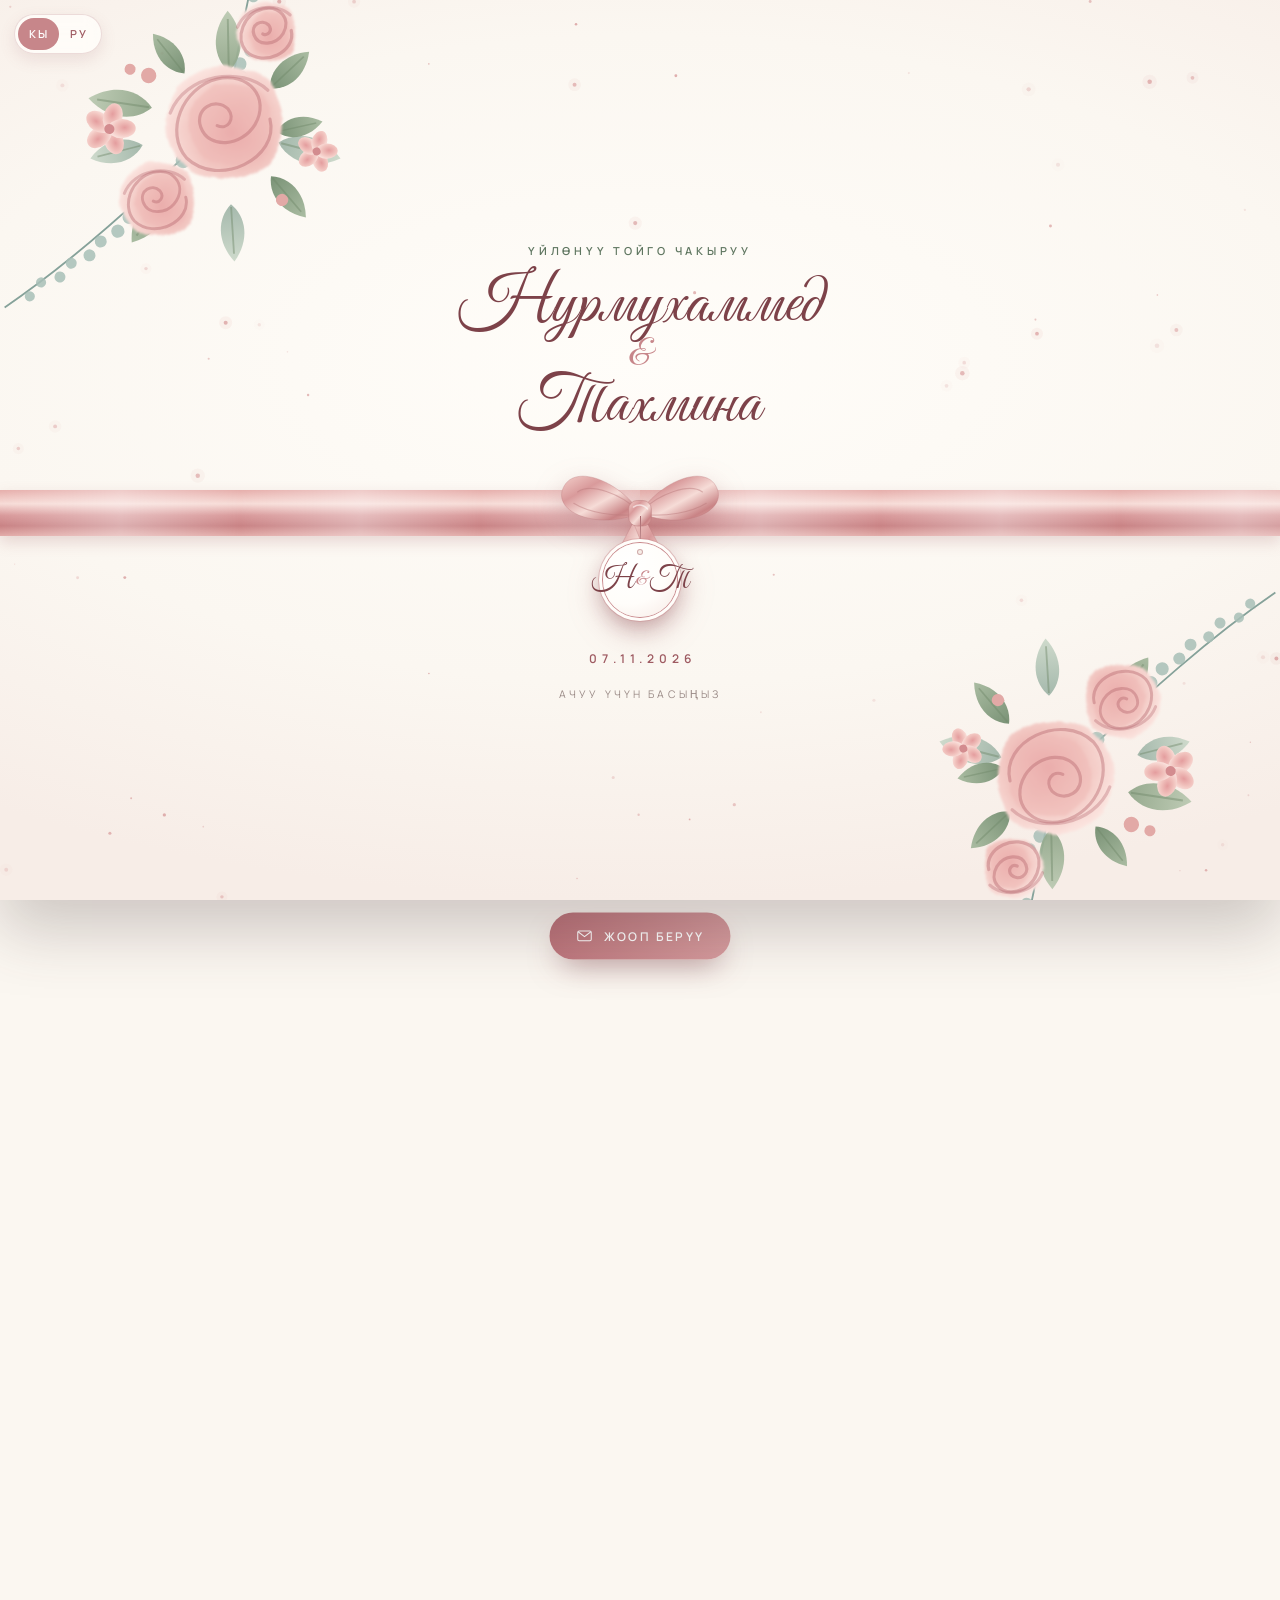
<file: index.html>
<!DOCTYPE html>
<html lang="ky">
<head>
  <meta charset="UTF-8">
  <meta name="viewport" content="width=device-width, initial-scale=1.0, viewport-fit=cover">
  <meta name="theme-color" content="#fbf7f1">
  <title>Нурмухаммед &amp; Тахмина — Үйлөнүү той</title>
  <meta name="description" content="Сиздерди Нурмухаммед жана Тахминанын үйлөнүү тоюна чакырабыз! 7-ноябрь 2026-жыл, ишемби, саат 17:00. «Жетиген» рестораны.">
  <meta property="og:title" content="Нурмухаммед & Тахмина — Үйлөнүү той чакыруусу">
  <meta property="og:description" content="7-ноябрь 2026-жыл, саат 17:00 · «Жетиген» рестораны. Чакырууну ачуу үчүн шилтемени басыңыз.">
  <meta property="og:type" content="website">
  <meta property="og:url" content="https://magamed56.github.io/nurmuhammed-tahmina/">
  <meta property="og:image" content="https://magamed56.github.io/nurmuhammed-tahmina/assets/og.jpg">
  <meta property="og:image:secure_url" content="https://magamed56.github.io/nurmuhammed-tahmina/assets/og.jpg">
  <meta property="og:image:alt" content="Нурмухаммед & Тахмина — 07.11.2026, «Жетиген» рестораны">
  <meta property="og:site_name" content="Үйлөнүү той">
  <meta property="og:locale" content="ky_KG">
  <meta property="og:image:width" content="1080"><meta property="og:image:height" content="1080"><meta property="og:image:type" content="image/jpeg">
  <meta name="twitter:card" content="summary_large_image">
  <link rel="icon" href="data:image/svg+xml,<svg xmlns='http://www.w3.org/2000/svg' viewBox='0 0 100 100'><text y='.9em' font-size='90'>🌸</text></svg>">
  <link rel="preconnect" href="https://fonts.googleapis.com">
  <link rel="preconnect" href="https://fonts.gstatic.com" crossorigin>
  <link href="https://fonts.googleapis.com/css2?family=Cormorant+Garamond:ital,wght@0,400;0,500;0,600;1,400;1,500&family=Great+Vibes&family=Manrope:wght@400;500;600&display=swap" rel="stylesheet">
  <link rel="stylesheet" href="style.css?v=c2580595">
</head>
<body>

  <!-- ===== Гүлдөр, белгилер / Цветы и иконки ===== -->
  <svg width="0" height="0" style="position:absolute" aria-hidden="true">
    <defs>
      <radialGradient id="pt" cx="45%" cy="40%" r="60%"><stop offset="0" stop-color="#e49d9e"/><stop offset=".55" stop-color="#f1c3be"/><stop offset="1" stop-color="#fbe4df"/></radialGradient>
      <linearGradient id="lf1" x1="0" x2="1"><stop offset="0" stop-color="#8ea487"/><stop offset="1" stop-color="#b9c8b0"/></linearGradient>
      <linearGradient id="lf2" x1="0" x2="1"><stop offset="0" stop-color="#6f8a6c"/><stop offset="1" stop-color="#a3b79b"/></linearGradient>
      <linearGradient id="lf3" x1="0" x2="1"><stop offset="0" stop-color="#9db3a6"/><stop offset="1" stop-color="#cbd8c9"/></linearGradient>
      <linearGradient id="satin" x1="0" y1="0" x2="1" y2="1"><stop offset="0" stop-color="#f3cfca"/><stop offset=".3" stop-color="#d99a9b"/><stop offset=".55" stop-color="#f6dcd7"/><stop offset=".8" stop-color="#c98385"/><stop offset="1" stop-color="#e7b5b1"/></linearGradient>
      <filter id="wc" x="-25%" y="-25%" width="150%" height="150%"><feTurbulence type="fractalNoise" baseFrequency=".035" numOctaves="3" seed="4" result="n"/><feDisplacementMap in="SourceGraphic" in2="n" scale="8" xChannelSelector="R" yChannelSelector="G" result="d"/><feGaussianBlur in="d" stdDeviation=".7"/></filter>
      <symbol id="wreath" viewBox="0 0 240 240"><circle cx="120" cy="120" r="96" fill="none" stroke="#8fa38a" stroke-opacity=".0"/><path d="M103.3 214.5 L85.6 209.6 L69.1 201.4 L54.5 190.2 L42.3 176.4 L33 160.6 L26.9 143.2 L24.1 125 L24.9 106.6 L29.2 88.7 L36.9 72 L47.5 57 L60.9 44.4 L76.4 34.5 L90.3 28.7" fill="none" stroke="#7d9478" stroke-width="1.3" stroke-linecap="round"/><g transform="translate(103.3 214.5) rotate(149.9) scale(0.8)"><path d="M0 0 C 5 -5.5, 14 -6.5, 22 0 C 14 6.5, 5 5.5, 0 0 Z" fill="url(#lf3)" fill-opacity="0.9"/><path d="M1 0 L19 0" stroke="#6f8768" stroke-opacity=".45" stroke-width=".7" fill="none"/></g><g transform="translate(85.6 209.6) rotate(233.6) scale(1)"><path d="M0 0 C 5 -5.5, 14 -6.5, 22 0 C 14 6.5, 5 5.5, 0 0 Z" fill="url(#lf1)" fill-opacity="0.9"/><path d="M1 0 L19 0" stroke="#6f8768" stroke-opacity=".45" stroke-width=".7" fill="none"/></g><g transform="translate(69.1 201.4) rotate(172.4) scale(0.8)"><path d="M0 0 C 5 -5.5, 14 -6.5, 22 0 C 14 6.5, 5 5.5, 0 0 Z" fill="url(#lf3)" fill-opacity="0.9"/><path d="M1 0 L19 0" stroke="#6f8768" stroke-opacity=".45" stroke-width=".7" fill="none"/></g><circle cx="70.1" cy="191.3" r="2.6" fill="#e2a9a6"/><g transform="translate(54.5 190.2) rotate(257.6) scale(0.8)"><path d="M0 0 C 5 -5.5, 14 -6.5, 22 0 C 14 6.5, 5 5.5, 0 0 Z" fill="url(#lf2)" fill-opacity="0.9"/><path d="M1 0 L19 0" stroke="#6f8768" stroke-opacity=".45" stroke-width=".7" fill="none"/></g><g transform="translate(42.3 176.4) rotate(190.8) scale(0.8)"><path d="M0 0 C 5 -5.5, 14 -6.5, 22 0 C 14 6.5, 5 5.5, 0 0 Z" fill="url(#lf2)" fill-opacity="0.9"/><path d="M1 0 L19 0" stroke="#6f8768" stroke-opacity=".45" stroke-width=".7" fill="none"/></g><g transform="translate(33 160.6) rotate(277.7) scale(0.9)"><path d="M0 0 C 5 -5.5, 14 -6.5, 22 0 C 14 6.5, 5 5.5, 0 0 Z" fill="url(#lf1)" fill-opacity="0.9"/><path d="M1 0 L19 0" stroke="#6f8768" stroke-opacity=".45" stroke-width=".7" fill="none"/></g><circle cx="22.6" cy="159.3" r="2.6" fill="#e2a9a6"/><g transform="translate(26.9 143.2) rotate(219.6) scale(0.9)"><path d="M0 0 C 5 -5.5, 14 -6.5, 22 0 C 14 6.5, 5 5.5, 0 0 Z" fill="url(#lf1)" fill-opacity="0.9"/><path d="M1 0 L19 0" stroke="#6f8768" stroke-opacity=".45" stroke-width=".7" fill="none"/></g><g transform="translate(24.1 125) rotate(305.9) scale(0.9)"><path d="M0 0 C 5 -5.5, 14 -6.5, 22 0 C 14 6.5, 5 5.5, 0 0 Z" fill="url(#lf1)" fill-opacity="0.9"/><path d="M1 0 L19 0" stroke="#6f8768" stroke-opacity=".45" stroke-width=".7" fill="none"/></g><g transform="translate(24.9 106.6) rotate(234.6) scale(1)"><path d="M0 0 C 5 -5.5, 14 -6.5, 22 0 C 14 6.5, 5 5.5, 0 0 Z" fill="url(#lf2)" fill-opacity="0.9"/><path d="M1 0 L19 0" stroke="#6f8768" stroke-opacity=".45" stroke-width=".7" fill="none"/></g><circle cx="34.6" cy="103.4" r="2.6" fill="#e2a9a6"/><g transform="translate(29.2 88.7) rotate(326) scale(0.9)"><path d="M0 0 C 5 -5.5, 14 -6.5, 22 0 C 14 6.5, 5 5.5, 0 0 Z" fill="url(#lf3)" fill-opacity="0.9"/><path d="M1 0 L19 0" stroke="#6f8768" stroke-opacity=".45" stroke-width=".7" fill="none"/></g><g transform="translate(36.9 72) rotate(259.7) scale(1)"><path d="M0 0 C 5 -5.5, 14 -6.5, 22 0 C 14 6.5, 5 5.5, 0 0 Z" fill="url(#lf1)" fill-opacity="0.9"/><path d="M1 0 L19 0" stroke="#6f8768" stroke-opacity=".45" stroke-width=".7" fill="none"/></g><g transform="translate(47.5 57) rotate(344.2) scale(0.9)"><path d="M0 0 C 5 -5.5, 14 -6.5, 22 0 C 14 6.5, 5 5.5, 0 0 Z" fill="url(#lf1)" fill-opacity="0.9"/><path d="M1 0 L19 0" stroke="#6f8768" stroke-opacity=".45" stroke-width=".7" fill="none"/></g><circle cx="44.5" cy="47.1" r="2.6" fill="#e2a9a6"/><g transform="translate(60.9 44.4) rotate(282.5) scale(0.9)"><path d="M0 0 C 5 -5.5, 14 -6.5, 22 0 C 14 6.5, 5 5.5, 0 0 Z" fill="url(#lf1)" fill-opacity="0.9"/><path d="M1 0 L19 0" stroke="#6f8768" stroke-opacity=".45" stroke-width=".7" fill="none"/></g><g transform="translate(76.4 34.5) rotate(371.8) scale(0.9)"><path d="M0 0 C 5 -5.5, 14 -6.5, 22 0 C 14 6.5, 5 5.5, 0 0 Z" fill="url(#lf2)" fill-opacity="0.9"/><path d="M1 0 L19 0" stroke="#6f8768" stroke-opacity=".45" stroke-width=".7" fill="none"/></g><path d="M136.7 214.5 L154.4 209.6 L170.9 201.4 L185.5 190.2 L197.7 176.4 L207 160.6 L213.1 143.2 L215.9 125 L215.1 106.6 L210.8 88.7 L203.1 72 L192.5 57 L179.1 44.4 L163.6 34.5 L149.7 28.7" fill="none" stroke="#7d9478" stroke-width="1.3" stroke-linecap="round"/><g transform="translate(136.7 214.5) rotate(-45.8) scale(0.9)"><path d="M0 0 C 5 -5.5, 14 -6.5, 22 0 C 14 6.5, 5 5.5, 0 0 Z" fill="url(#lf2)" fill-opacity="0.9"/><path d="M1 0 L19 0" stroke="#6f8768" stroke-opacity=".45" stroke-width=".7" fill="none"/></g><g transform="translate(154.4 209.6) rotate(16.6) scale(1)"><path d="M0 0 C 5 -5.5, 14 -6.5, 22 0 C 14 6.5, 5 5.5, 0 0 Z" fill="url(#lf2)" fill-opacity="0.9"/><path d="M1 0 L19 0" stroke="#6f8768" stroke-opacity=".45" stroke-width=".7" fill="none"/></g><g transform="translate(170.9 201.4) rotate(-72.4) scale(1)"><path d="M0 0 C 5 -5.5, 14 -6.5, 22 0 C 14 6.5, 5 5.5, 0 0 Z" fill="url(#lf3)" fill-opacity="0.9"/><path d="M1 0 L19 0" stroke="#6f8768" stroke-opacity=".45" stroke-width=".7" fill="none"/></g><circle cx="162.2" cy="196.1" r="2.6" fill="#e2a9a6"/><g transform="translate(185.5 190.2) rotate(-1.6) scale(0.8)"><path d="M0 0 C 5 -5.5, 14 -6.5, 22 0 C 14 6.5, 5 5.5, 0 0 Z" fill="url(#lf2)" fill-opacity="0.9"/><path d="M1 0 L19 0" stroke="#6f8768" stroke-opacity=".45" stroke-width=".7" fill="none"/></g><g transform="translate(197.7 176.4) rotate(-91.7) scale(1)"><path d="M0 0 C 5 -5.5, 14 -6.5, 22 0 C 14 6.5, 5 5.5, 0 0 Z" fill="url(#lf3)" fill-opacity="0.9"/><path d="M1 0 L19 0" stroke="#6f8768" stroke-opacity=".45" stroke-width=".7" fill="none"/></g><g transform="translate(207 160.6) rotate(-27.6) scale(0.9)"><path d="M0 0 C 5 -5.5, 14 -6.5, 22 0 C 14 6.5, 5 5.5, 0 0 Z" fill="url(#lf1)" fill-opacity="0.9"/><path d="M1 0 L19 0" stroke="#6f8768" stroke-opacity=".45" stroke-width=".7" fill="none"/></g><circle cx="212.7" cy="169.3" r="2.6" fill="#e2a9a6"/><g transform="translate(213.1 143.2) rotate(-118.6) scale(0.9)"><path d="M0 0 C 5 -5.5, 14 -6.5, 22 0 C 14 6.5, 5 5.5, 0 0 Z" fill="url(#lf2)" fill-opacity="0.9"/><path d="M1 0 L19 0" stroke="#6f8768" stroke-opacity=".45" stroke-width=".7" fill="none"/></g><g transform="translate(215.9 125) rotate(-53.2) scale(0.9)"><path d="M0 0 C 5 -5.5, 14 -6.5, 22 0 C 14 6.5, 5 5.5, 0 0 Z" fill="url(#lf1)" fill-opacity="0.9"/><path d="M1 0 L19 0" stroke="#6f8768" stroke-opacity=".45" stroke-width=".7" fill="none"/></g><g transform="translate(215.1 106.6) rotate(-130.5) scale(0.8)"><path d="M0 0 C 5 -5.5, 14 -6.5, 22 0 C 14 6.5, 5 5.5, 0 0 Z" fill="url(#lf3)" fill-opacity="0.9"/><path d="M1 0 L19 0" stroke="#6f8768" stroke-opacity=".45" stroke-width=".7" fill="none"/></g><circle cx="206.7" cy="112.4" r="2.6" fill="#e2a9a6"/><g transform="translate(210.8 88.7) rotate(-70.1) scale(1)"><path d="M0 0 C 5 -5.5, 14 -6.5, 22 0 C 14 6.5, 5 5.5, 0 0 Z" fill="url(#lf2)" fill-opacity="0.9"/><path d="M1 0 L19 0" stroke="#6f8768" stroke-opacity=".45" stroke-width=".7" fill="none"/></g><g transform="translate(203.1 72) rotate(-159.9) scale(0.9)"><path d="M0 0 C 5 -5.5, 14 -6.5, 22 0 C 14 6.5, 5 5.5, 0 0 Z" fill="url(#lf2)" fill-opacity="0.9"/><path d="M1 0 L19 0" stroke="#6f8768" stroke-opacity=".45" stroke-width=".7" fill="none"/></g><g transform="translate(192.5 57) rotate(-92) scale(0.9)"><path d="M0 0 C 5 -5.5, 14 -6.5, 22 0 C 14 6.5, 5 5.5, 0 0 Z" fill="url(#lf1)" fill-opacity="0.9"/><path d="M1 0 L19 0" stroke="#6f8768" stroke-opacity=".45" stroke-width=".7" fill="none"/></g><circle cx="202.7" cy="55.4" r="2.6" fill="#e2a9a6"/><g transform="translate(179.1 44.4) rotate(-174.7) scale(0.9)"><path d="M0 0 C 5 -5.5, 14 -6.5, 22 0 C 14 6.5, 5 5.5, 0 0 Z" fill="url(#lf3)" fill-opacity="0.9"/><path d="M1 0 L19 0" stroke="#6f8768" stroke-opacity=".45" stroke-width=".7" fill="none"/></g><g transform="translate(163.6 34.5) rotate(-120.2) scale(1)"><path d="M0 0 C 5 -5.5, 14 -6.5, 22 0 C 14 6.5, 5 5.5, 0 0 Z" fill="url(#lf2)" fill-opacity="0.9"/><path d="M1 0 L19 0" stroke="#6f8768" stroke-opacity=".45" stroke-width=".7" fill="none"/></g><g transform="translate(120 24)"><ellipse cx="0" cy="-6.1" rx="4.6" ry="6.6" fill="url(#pt)" transform="rotate(0)"/><ellipse cx="0" cy="-6.1" rx="4.6" ry="6.6" fill="url(#pt)" transform="rotate(72)"/><ellipse cx="0" cy="-6.1" rx="4.6" ry="6.6" fill="url(#pt)" transform="rotate(144)"/><ellipse cx="0" cy="-6.1" rx="4.6" ry="6.6" fill="url(#pt)" transform="rotate(216)"/><ellipse cx="0" cy="-6.1" rx="4.6" ry="6.6" fill="url(#pt)" transform="rotate(288)"/><circle r="2.4" fill="#d38c8f"/></g><g transform="translate(106 30)"><ellipse cx="0" cy="-3.9" rx="2.9" ry="4.2" fill="url(#pt)" transform="rotate(0)"/><ellipse cx="0" cy="-3.9" rx="2.9" ry="4.2" fill="url(#pt)" transform="rotate(72)"/><ellipse cx="0" cy="-3.9" rx="2.9" ry="4.2" fill="url(#pt)" transform="rotate(144)"/><ellipse cx="0" cy="-3.9" rx="2.9" ry="4.2" fill="url(#pt)" transform="rotate(216)"/><ellipse cx="0" cy="-3.9" rx="2.9" ry="4.2" fill="url(#pt)" transform="rotate(288)"/><circle r="1.5" fill="#d38c8f"/></g><g transform="translate(134 30)"><ellipse cx="0" cy="-3.9" rx="2.9" ry="4.2" fill="url(#pt)" transform="rotate(0)"/><ellipse cx="0" cy="-3.9" rx="2.9" ry="4.2" fill="url(#pt)" transform="rotate(72)"/><ellipse cx="0" cy="-3.9" rx="2.9" ry="4.2" fill="url(#pt)" transform="rotate(144)"/><ellipse cx="0" cy="-3.9" rx="2.9" ry="4.2" fill="url(#pt)" transform="rotate(216)"/><ellipse cx="0" cy="-3.9" rx="2.9" ry="4.2" fill="url(#pt)" transform="rotate(288)"/><circle r="1.5" fill="#d38c8f"/></g><g transform="translate(120 216)"><ellipse cx="0" cy="-6.6" rx="5" ry="7.2" fill="url(#pt)" transform="rotate(0)"/><ellipse cx="0" cy="-6.6" rx="5" ry="7.2" fill="url(#pt)" transform="rotate(72)"/><ellipse cx="0" cy="-6.6" rx="5" ry="7.2" fill="url(#pt)" transform="rotate(144)"/><ellipse cx="0" cy="-6.6" rx="5" ry="7.2" fill="url(#pt)" transform="rotate(216)"/><ellipse cx="0" cy="-6.6" rx="5" ry="7.2" fill="url(#pt)" transform="rotate(288)"/><circle r="2.6" fill="#d38c8f"/></g></symbol>
      <symbol id="bouquet" viewBox="0 0 300 240"><path d="M120 100 Q 210 58 280 40" stroke="#86a29a" stroke-width="1.2" fill="none"/><circle cx="137.9" cy="90.1" r="4.9" fill="#a9c0b8" fill-opacity=".85"/><circle cx="147.9" cy="84.1" r="4.9" fill="#a9c0b8" fill-opacity=".85"/><circle cx="160.7" cy="78" r="4.6" fill="#a9c0b8" fill-opacity=".85"/><circle cx="170.7" cy="72" r="4.6" fill="#a9c0b8" fill-opacity=".85"/><circle cx="183.6" cy="67.5" r="4.3" fill="#a9c0b8" fill-opacity=".85"/><circle cx="193.6" cy="61.5" r="4.3" fill="#a9c0b8" fill-opacity=".85"/><circle cx="206.4" cy="59" r="3.9" fill="#a9c0b8" fill-opacity=".85"/><circle cx="216.4" cy="53" r="3.9" fill="#a9c0b8" fill-opacity=".85"/><circle cx="229.3" cy="52.3" r="3.6" fill="#a9c0b8" fill-opacity=".85"/><circle cx="239.3" cy="46.3" r="3.6" fill="#a9c0b8" fill-opacity=".85"/><circle cx="252.1" cy="47.2" r="3.3" fill="#a9c0b8" fill-opacity=".85"/><circle cx="262.1" cy="41.2" r="3.3" fill="#a9c0b8" fill-opacity=".85"/><path d="M100 110 Q 75 155.5 30 225" stroke="#86a29a" stroke-width="1.2" fill="none"/><circle cx="83.3" cy="127.2" r="4.8" fill="#a9c0b8" fill-opacity=".85"/><circle cx="93.3" cy="121.2" r="4.8" fill="#a9c0b8" fill-opacity=".85"/><circle cx="71.7" cy="142.7" r="4.5" fill="#a9c0b8" fill-opacity=".85"/><circle cx="81.7" cy="136.7" r="4.5" fill="#a9c0b8" fill-opacity=".85"/><circle cx="60" cy="160.5" r="4.1" fill="#a9c0b8" fill-opacity=".85"/><circle cx="70" cy="154.5" r="4.1" fill="#a9c0b8" fill-opacity=".85"/><circle cx="48.3" cy="181" r="3.7" fill="#a9c0b8" fill-opacity=".85"/><circle cx="58.3" cy="175" r="3.7" fill="#a9c0b8" fill-opacity=".85"/><circle cx="36.7" cy="203.8" r="3.4" fill="#a9c0b8" fill-opacity=".85"/><circle cx="46.7" cy="197.8" r="3.4" fill="#a9c0b8" fill-opacity=".85"/><g transform="translate(75.4 80) rotate(-145.6) scale(1.9)"><path d="M0 0 C 5 -5.5, 14 -6.5, 22 0 C 14 6.5, 5 5.5, 0 0 Z" fill="url(#lf3)" fill-opacity="0.92"/><path d="M1 0 L19 0" stroke="#6f8768" stroke-opacity=".45" stroke-width=".7" fill="none"/></g><g transform="translate(87.5 61) rotate(-110.3) scale(1.6)"><path d="M0 0 C 5 -5.5, 14 -6.5, 22 0 C 14 6.5, 5 5.5, 0 0 Z" fill="url(#lf2)" fill-opacity="0.92"/><path d="M1 0 L19 0" stroke="#6f8768" stroke-opacity=".45" stroke-width=".7" fill="none"/></g><g transform="translate(118.3 52.7) rotate(-73.5) scale(1.7)"><path d="M0 0 C 5 -5.5, 14 -6.5, 22 0 C 14 6.5, 5 5.5, 0 0 Z" fill="url(#lf3)" fill-opacity="0.92"/><path d="M1 0 L19 0" stroke="#6f8768" stroke-opacity=".45" stroke-width=".7" fill="none"/></g><g transform="translate(155 74) rotate(-34.6) scale(1.8)"><path d="M0 0 C 5 -5.5, 14 -6.5, 22 0 C 14 6.5, 5 5.5, 0 0 Z" fill="url(#lf2)" fill-opacity="0.92"/><path d="M1 0 L19 0" stroke="#6f8768" stroke-opacity=".45" stroke-width=".7" fill="none"/></g><g transform="translate(159.2 108.7) rotate(5.7) scale(1.6)"><path d="M0 0 C 5 -5.5, 14 -6.5, 22 0 C 14 6.5, 5 5.5, 0 0 Z" fill="url(#lf3)" fill-opacity="0.92"/><path d="M1 0 L19 0" stroke="#6f8768" stroke-opacity=".45" stroke-width=".7" fill="none"/></g><g transform="translate(145.2 129.6) rotate(28.5) scale(1.9)"><path d="M0 0 C 5 -5.5, 14 -6.5, 22 0 C 14 6.5, 5 5.5, 0 0 Z" fill="url(#lf1)" fill-opacity="0.92"/><path d="M1 0 L19 0" stroke="#6f8768" stroke-opacity=".45" stroke-width=".7" fill="none"/></g><g transform="translate(117.6 143.3) rotate(71.5) scale(1.5)"><path d="M0 0 C 5 -5.5, 14 -6.5, 22 0 C 14 6.5, 5 5.5, 0 0 Z" fill="url(#lf2)" fill-opacity="0.92"/><path d="M1 0 L19 0" stroke="#6f8768" stroke-opacity=".45" stroke-width=".7" fill="none"/></g><g transform="translate(90 134.6) rotate(108.9) scale(1.8)"><path d="M0 0 C 5 -5.5, 14 -6.5, 22 0 C 14 6.5, 5 5.5, 0 0 Z" fill="url(#lf1)" fill-opacity="0.92"/><path d="M1 0 L19 0" stroke="#6f8768" stroke-opacity=".45" stroke-width=".7" fill="none"/></g><g transform="translate(68.7 115) rotate(156.9) scale(1.6)"><path d="M0 0 C 5 -5.5, 14 -6.5, 22 0 C 14 6.5, 5 5.5, 0 0 Z" fill="url(#lf2)" fill-opacity="0.92"/><path d="M1 0 L19 0" stroke="#6f8768" stroke-opacity=".45" stroke-width=".7" fill="none"/></g><g transform="translate(74.3 87) rotate(187.4) scale(1.4)"><path d="M0 0 C 5 -5.5, 14 -6.5, 22 0 C 14 6.5, 5 5.5, 0 0 Z" fill="url(#lf2)" fill-opacity="0.92"/><path d="M1 0 L19 0" stroke="#6f8768" stroke-opacity=".45" stroke-width=".7" fill="none"/></g><g transform="translate(104 104)" filter="url(#wc)"><circle r="38" fill="url(#pt)"/><circle r="27.4" cx="-3" cy="-2.3" fill="#f0bcb8" fill-opacity=".55"/></g><g transform="translate(104 104) scale(1.3)" fill="none" stroke="#b5676f" stroke-opacity=".42" stroke-width="1.6" stroke-linecap="round"><path d="M-22 -6 C -20 -26, 14 -30, 24 -10 C 30 6, 14 24, -4 22 C -20 20, -26 4, -14 -6 C -4 -14, 12 -10, 12 2 C 12 12, 0 14, -4 6 C -6 0, 0 -4, 4 0"/><path d="M-26 8 C -18 24, 10 30, 24 14" stroke-opacity=".35"/></g><g transform="translate(162 72)" filter="url(#wc)"><circle r="25" fill="url(#pt)"/><circle r="18" cx="-2" cy="-1.5" fill="#f0bcb8" fill-opacity=".55"/></g><g transform="translate(162 72) scale(0.8)" fill="none" stroke="#b5676f" stroke-opacity=".42" stroke-width="2.4" stroke-linecap="round"><path d="M-22 -6 C -20 -26, 14 -30, 24 -10 C 30 6, 14 24, -4 22 C -20 20, -26 4, -14 -6 C -4 -14, 12 -10, 12 2 C 12 12, 0 14, -4 6 C -6 0, 0 -4, 4 0"/><path d="M-26 8 C -18 24, 10 30, 24 14" stroke-opacity=".35"/></g><g transform="translate(58 150)" filter="url(#wc)"><circle r="20" fill="url(#pt)"/><circle r="14.4" cx="-1.6" cy="-1.2" fill="#f0bcb8" fill-opacity=".55"/></g><g transform="translate(58 150) scale(0.7)" fill="none" stroke="#b5676f" stroke-opacity=".42" stroke-width="3" stroke-linecap="round"><path d="M-22 -6 C -20 -26, 14 -30, 24 -10 C 30 6, 14 24, -4 22 C -20 20, -26 4, -14 -6 C -4 -14, 12 -10, 12 2 C 12 12, 0 14, -4 6 C -6 0, 0 -4, 4 0"/><path d="M-26 8 C -18 24, 10 30, 24 14" stroke-opacity=".35"/></g><g transform="translate(176 126)"><ellipse cx="0" cy="-8.2" rx="6.3" ry="9" fill="url(#pt)" transform="rotate(0)"/><ellipse cx="0" cy="-8.2" rx="6.3" ry="9" fill="url(#pt)" transform="rotate(72)"/><ellipse cx="0" cy="-8.2" rx="6.3" ry="9" fill="url(#pt)" transform="rotate(144)"/><ellipse cx="0" cy="-8.2" rx="6.3" ry="9" fill="url(#pt)" transform="rotate(216)"/><ellipse cx="0" cy="-8.2" rx="6.3" ry="9" fill="url(#pt)" transform="rotate(288)"/><circle r="3.3" fill="#d38c8f"/></g><g transform="translate(54 66)"><ellipse cx="0" cy="-6.6" rx="5" ry="7.2" fill="url(#pt)" transform="rotate(0)"/><ellipse cx="0" cy="-6.6" rx="5" ry="7.2" fill="url(#pt)" transform="rotate(72)"/><ellipse cx="0" cy="-6.6" rx="5" ry="7.2" fill="url(#pt)" transform="rotate(144)"/><ellipse cx="0" cy="-6.6" rx="5" ry="7.2" fill="url(#pt)" transform="rotate(216)"/><ellipse cx="0" cy="-6.6" rx="5" ry="7.2" fill="url(#pt)" transform="rotate(288)"/><circle r="2.6" fill="#d38c8f"/></g><circle cx="140" cy="150" r="5" fill="#e2a9a6"/><circle cx="150" cy="158" r="3.6" fill="#e2a9a6"/><circle cx="86" cy="44" r="4" fill="#e2a9a6"/></symbol>
      <!-- Бутак (ар бир бөлүмдүн үстүндө) / Веточка над разделами -->
      <symbol id="horn" viewBox="0 0 120 64">
        <g fill="none" stroke="#7d9478" stroke-width="1.3" stroke-linecap="round"><path d="M10 34 C 34 26, 46 30, 60 32 C 74 30, 86 26, 110 34"/></g>
        <g fill="url(#lf1)"><path d="M24 30 c 4 -8 12 -10 18 -8 c -4 7 -11 10 -18 8z"/><path d="M36 33 c 6 4 8 10 6 15 c -6 -3 -8 -9 -6 -15z"/><path d="M96 30 c -4 -8 -12 -10 -18 -8 c 4 7 11 10 18 8z"/><path d="M84 33 c -6 4 -8 10 -6 15 c 6 -3 8 -9 6 -15z"/></g>
        <g transform="translate(60 30)" fill="url(#pt)"><ellipse cy="-6" rx="4.4" ry="6.4"/><ellipse cy="-6" rx="4.4" ry="6.4" transform="rotate(72)"/><ellipse cy="-6" rx="4.4" ry="6.4" transform="rotate(144)"/><ellipse cy="-6" rx="4.4" ry="6.4" transform="rotate(216)"/><ellipse cy="-6" rx="4.4" ry="6.4" transform="rotate(288)"/><circle r="2.4" fill="#c97a80"/></g>
      </symbol>
      <symbol id="corner" viewBox="0 0 80 80">
        <path d="M6 74 C 8 40, 30 10, 74 6" fill="none" stroke="#7d9478" stroke-width="1.2" stroke-linecap="round"/>
        <g fill="url(#lf1)"><path d="M14 46 c -8 -4 -10 -12 -8 -18 c 7 3 10 10 8 18z"/><path d="M28 24 c -2 -9 2 -16 8 -18 c 2 8 -1 14 -8 18z"/><path d="M50 12 c 3 -8 10 -10 16 -9 c -3 7 -9 10 -16 9z"/></g>
        <circle cx="10" cy="60" r="3" fill="#e2a9a6"/><circle cx="62" cy="9" r="2.4" fill="#e2a9a6"/>
      </symbol>
      <!-- Бант / Бант -->
      <symbol id="bow" viewBox="0 0 200 150">
        <g fill="url(#satin)" stroke="#b9787b" stroke-opacity=".35" stroke-width="1">
          <path d="M95 66 L 58 136 L 71 130 L 78 145 L 107 70 Z"/>
          <path d="M105 66 L 142 136 L 129 130 L 122 145 L 93 70 Z"/>
          <path d="M100 60 C 78 26, 28 6, 18 36 C 10 62, 60 78, 100 60 Z"/>
          <path d="M100 60 C 122 26, 172 6, 182 36 C 190 62, 140 78, 100 60 Z"/>
        </g>
        <g fill="none" stroke="#b9787b" stroke-opacity=".45" stroke-width="1.2" stroke-linecap="round"><path d="M98 58 C 80 40, 48 28, 34 38"/><path d="M102 58 C 120 40, 152 28, 166 38"/><path d="M96 62 C 72 64, 46 60, 30 50"/><path d="M104 62 C 128 64, 154 60, 170 50"/></g>
        <rect x="88" y="47" width="24" height="27" rx="9" fill="url(#satin)" stroke="#b9787b" stroke-opacity=".5"/>
        <path d="M93 54 C 99 50, 104 52, 108 56" fill="none" stroke="#fff" stroke-opacity=".6" stroke-width="1.4" stroke-linecap="round"/>
      </symbol>
      <symbol id="i-clock" viewBox="0 0 24 24"><g fill="none" stroke="currentColor" stroke-width="1.4" stroke-linecap="round" stroke-linejoin="round"><circle cx="12" cy="12" r="9"/><path d="M12 7v5l3.2 2"/></g></symbol>
      <symbol id="i-flower" viewBox="0 0 24 24"><g fill="none" stroke="currentColor" stroke-width="1.3" stroke-linecap="round"><ellipse cx="12" cy="4.6" rx="2.9" ry="3.9"/><ellipse cx="12" cy="4.6" rx="2.9" ry="3.9" transform="rotate(72 12 10)"/><ellipse cx="12" cy="4.6" rx="2.9" ry="3.9" transform="rotate(144 12 10)"/><ellipse cx="12" cy="4.6" rx="2.9" ry="3.9" transform="rotate(216 12 10)"/><ellipse cx="12" cy="4.6" rx="2.9" ry="3.9" transform="rotate(288 12 10)"/><circle cx="12" cy="10" r="1.8"/><path d="M12 17v6M12 20.5c1.5-1.8 3.2-2.2 4.5-1.8"/></g></symbol>
      <symbol id="i-camera" viewBox="0 0 24 24"><g fill="none" stroke="currentColor" stroke-width="1.4" stroke-linecap="round" stroke-linejoin="round"><rect x="3" y="7" width="18" height="13" rx="3"/><path d="M8.5 7l1.4-2.5h4.2L15.5 7"/><circle cx="12" cy="13.5" r="3.6"/></g></symbol>
      <symbol id="i-heart" viewBox="0 0 24 24"><path fill="none" stroke="currentColor" stroke-width="1.4" stroke-linejoin="round" d="M12 20s-7.5-4.6-7.5-10.2A4.2 4.2 0 0 1 12 7.4a4.2 4.2 0 0 1 7.5 2.4C19.5 15.4 12 20 12 20z"/></symbol>
      <symbol id="i-rings" viewBox="0 0 24 24"><g fill="none" stroke="currentColor" stroke-width="1.4"><circle cx="9" cy="14" r="5.5"/><circle cx="15" cy="14" r="5.5"/><path d="M7.5 5.5 9 3.5l1.5 2" stroke-linejoin="round"/></g></symbol>
      <symbol id="i-letter" viewBox="0 0 24 24"><g fill="none" stroke="currentColor" stroke-width="1.4" stroke-linejoin="round"><rect x="3" y="6" width="18" height="13" rx="2"/><path d="M3.5 7l8.5 6.5L20.5 7"/></g></symbol>
      <symbol id="i-gift" viewBox="0 0 24 24"><g fill="none" stroke="currentColor" stroke-width="1.4" stroke-linejoin="round"><rect x="4" y="10" width="16" height="10" rx="1"/><rect x="3" y="7" width="18" height="3" rx="1"/><path d="M12 7v13M12 7c-1.5-3.5-6-3.5-5 0M12 7c1.5-3.5 6-3.5 5 0"/></g></symbol>
      <symbol id="i-music" viewBox="0 0 24 24"><g fill="none" stroke="currentColor" stroke-width="1.4" stroke-linecap="round"><path d="M9 18V6l10-2v12"/><circle cx="7" cy="18" r="2"/><circle cx="17" cy="16" r="2"/></g></symbol>
      <symbol id="i-dress" viewBox="0 0 24 24"><path fill="none" stroke="currentColor" stroke-width="1.4" stroke-linejoin="round" d="M9.5 3h5l-1 4.5L18 20.5H6l4.5-13z"/></symbol>
      <symbol id="i-pin" viewBox="0 0 24 24"><g fill="none" stroke="currentColor" stroke-width="1.4" stroke-linejoin="round"><path d="M12 21s-7-6.2-7-11a7 7 0 0 1 14 0c0 4.8-7 11-7 11z"/><circle cx="12" cy="10" r="2.5"/></g></symbol>
      <symbol id="i-cal" viewBox="0 0 24 24"><g fill="none" stroke="currentColor" stroke-width="1.4" stroke-linecap="round"><rect x="3" y="5" width="18" height="16" rx="2"/><path d="M3 10h18M8 3v4M16 3v4"/></g></symbol>
      <symbol id="i-quote" viewBox="0 0 48 36"><path fill="currentColor" d="M8 36C3 36 0 32 0 26 0 15 7 5 18 0l2 4C13 8 10 13 10 18c1 0 2-1 4-1 5 0 9 4 9 9s-4 10-15 10zm26 0c-5 0-8-4-8-10C26 15 33 5 44 0l2 4c-7 4-10 9-10 14 1 0 2-1 4-1 5 0 9 4 9 9s-4 10-15 10z"/></symbol>
      <symbol id="i-send" viewBox="0 0 24 24"><path fill="none" stroke="currentColor" stroke-width="1.4" stroke-linejoin="round" d="M21 3 10 14M21 3l-7 18-4-7-7-4z"/></symbol>
    </defs>
  </svg>

  <!-- ===== Мукаба: лента менен байланган ачык кат / Обложка: открытка, перевязанная лентой ===== -->
  <div id="intro" class="intro" data-unlock="700" data-hide="1650">
    <canvas id="dust" class="intro__dust" aria-hidden="true"></canvas>
    <svg class="flora flora--tl" aria-hidden="true"><use href="#bouquet"/></svg>
    <svg class="flora flora--br" aria-hidden="true"><use href="#bouquet"/></svg>
    <div class="intro__top">
      <p class="intro__guest" id="intro-guest" hidden></p>
      <p class="intro__kicker" data-i18n="coverKicker">Үйлөнүү тойго чакыруу</p>
      <p class="intro__names"><span class="write" data-cfg="groom">Нурмухаммед</span><i>&amp;</i><span class="write write--2" data-cfg="bride">Тахмина</span></p>
    </div>
    <div class="ribbon" aria-hidden="true"><i class="ribbon__half ribbon__half--l"></i><i class="ribbon__half ribbon__half--r"></i></div>
    <button id="open-btn" class="bow" type="button" aria-label="Чакырууну ачуу"><svg viewBox="0 0 200 150" aria-hidden="true"><use href="#bow"/></svg><span class="tag" aria-hidden="true"><i class="tag__string"></i><span class="tag__card"><span data-cfg="groomInitial">Н</span><b>&amp;</b><span data-cfg="brideInitial">Т</span></span></span></button>
    <div class="intro__bottom">
      <p class="intro__date" data-cfg="dateShort">07.11.2026</p>
      <p class="intro__tap"><span data-i18n="tap">Ачуу үчүн басыңыз</span></p>
    </div>
  </div>

  <div class="lang" id="lang" role="group" aria-label="Тил / Язык">
    <button type="button" data-lang="ky" class="is-active">КЫ</button>
    <button type="button" data-lang="ru">РУ</button>
  </div>
  <button id="music-btn" class="music-btn" type="button" aria-label="Музыка" aria-pressed="false">
    <span class="music-btn__bars"><i></i><i></i><i></i><i></i></span>
  </button>
  <audio id="bg-music" loop preload="auto"></audio>
  <canvas id="fx" class="fx" aria-hidden="true"></canvas>
  <canvas id="petals" class="petals" aria-hidden="true"></canvas>
  <div class="progress" aria-hidden="true"></div>

  <main id="page" class="page">

    <!-- ===== Башкы экран ===== -->
    <header class="hero" id="hero">
      <canvas id="hero-dust" class="hero__dust" aria-hidden="true"></canvas>
      <svg class="hero__flora hero__flora--tr" aria-hidden="true"><use href="#bouquet"/></svg>
      <svg class="hero__flora hero__flora--bl" aria-hidden="true"><use href="#bouquet"/></svg>
      <div class="arch__inner hero__in">
        <div class="arch__photo" id="hero-photo" hidden></div>
        <p class="hero__guest" id="guest" hidden></p>
        <p class="hero__kicker" data-i18n="heroKicker">Үйлөнүү той</p>
        <h1 class="hero__names">
          <span class="hero__name write" data-cfg="groom">Нурмухаммед</span>
          <span class="hero__amp">&amp;</span>
          <span class="hero__name write write--2" data-cfg="bride">Тахмина</span>
        </h1>
        <div class="wreath">
          <svg class="wreath__svg" viewBox="0 0 240 240" aria-hidden="true"><use href="#wreath"/></svg>
          <div class="wreath__date">
            <span class="wreath__month" data-cfg="monthName">Ноябрь</span>
            <span class="wreath__day" data-cfg="dateDay">07</span>
            <span class="wreath__year" data-cfg="dateYear">2026</span>
          </div>
        </div>
        <p class="hero__when"><span data-cfg="weekday">Ишемби</span> · <span data-cfg="timeStart">17:00</span></p>
        <p class="hero__venue" data-cfg="venueName">«Жетиген» рестораны</p>
      </div>
      <a href="#invite" class="scroll-hint" aria-label="Төмөн"><span></span></a>
    </header>

    <!-- ===== Чакыруу ===== -->
    <section id="invite" class="sec sec--invite">
      <div class="wrap reveal">
        <svg class="orn" aria-hidden="true"><use href="#horn"/></svg>
        <p class="kicker" data-i18n="kInvite">Чакыруу</p>
        <h2 class="title" data-cfg="inviteTitle">Урматтуу коноктор!</h2>
        <div class="card card--orn invite-card"><p class="lead" data-cfg="inviteText"></p></div>
      </div>
    </section>

    <!-- ===== Той салтанаты ===== -->
    <section class="sec sec--date" id="date">
      <div class="wrap reveal">
        <svg class="orn" aria-hidden="true"><use href="#horn"/></svg>
        <p class="kicker" data-i18n="kDate">Той салтанаты</p>
        <h2 class="title" data-cfg="dateLong">7-ноябрь 2026-жыл</h2>
        <p class="sub"><span data-cfg="weekday">Ишемби</span> · <span data-i18n="at">саат</span> <strong data-cfg="timeRange">17:00</strong></p>
        <div class="cal card" id="calendar" aria-label="Календарь"></div>
        <a id="cal-btn" class="btn btn--line" href="#" target="_blank" rel="noopener"><svg class="btn__ic"><use href="#i-cal"/></svg><span data-i18n="calBtn">Календарга кошуу</span></a>
      </div>
    </section>

    <!-- ===== Тойго чейин ===== -->
    <section class="sec sec--dark sec--countdown">
      <div class="wrap reveal">
        <svg class="orn orn--light" aria-hidden="true"><use href="#horn"/></svg>
        <p class="kicker kicker--light" data-i18n="kCountdown">Тойго чейин</p>
        <h2 class="title title--light" data-i18n="countdownTitle">Калды</h2>
        <div id="countdown" class="cd" aria-live="polite">
          <div class="cd__item"><span class="cd__num" data-unit="days">00</span><span class="cd__label" data-i18n="days">күн</span></div>
          <div class="cd__item"><span class="cd__num" data-unit="hours">00</span><span class="cd__label" data-i18n="hours">саат</span></div>
          <div class="cd__item"><span class="cd__num" data-unit="minutes">00</span><span class="cd__label" data-i18n="minutes">мүнөт</span></div>
          <div class="cd__item"><span class="cd__num" data-unit="seconds">00</span><span class="cd__label" data-i18n="seconds">секунд</span></div>
        </div>
      </div>
    </section>

    <!-- ===== Дарегибиз ===== -->
    <section class="sec sec--venue" id="venue">
      <div class="wrap reveal">
        <svg class="orn" aria-hidden="true"><use href="#horn"/></svg>
        <p class="kicker" data-i18n="kVenue">Дарегибиз</p>
        <h2 class="title" data-cfg="venueName">«Жетиген» рестораны</h2>
        <p class="sub" data-cfg="addressLine" hidden></p>
        <div class="map-arch"><svg class="map-arch__flora" aria-hidden="true"><use href="#bouquet"/></svg>
          <iframe id="map" title="Карта" loading="lazy" referrerpolicy="no-referrer-when-downgrade" allowfullscreen hidden></iframe>
          <div class="map-arch__empty" id="map-empty">
            <svg class="map-arch__pin" aria-hidden="true"><use href="#i-pin"/></svg>
            <p class="map-arch__name" data-cfg="venueName">«Жетиген» рестораны</p>
            <p class="map-arch__time"><span data-cfg="dateShort">07.11.2026</span> · <span data-cfg="timeStart">17:00</span></p>
          </div>
        </div>
        <div class="btn-row">
          <a id="route-btn" class="btn btn--gold" href="#" target="_blank" rel="noopener"><svg class="btn__ic"><use href="#i-pin"/></svg><span data-i18n="routeBtn">Картадан кароо</span></a>
        </div>
      </div>
    </section>

    <!-- ===== Той ээлери ===== -->
    <section class="sec sec--hosts" id="hosts">
      <div class="wrap reveal">
        <svg class="orn" aria-hidden="true"><use href="#horn"/></svg>
        <p class="kicker" data-i18n="kHosts">Той ээлери</p>
        <div class="hosts" id="hosts-list"></div>
        <p class="hosts__text" data-cfg="hostsText">Сиздерди ак дасторконубуздун кадырлуу коногу болууга чакырабыз</p>
      </div>
    </section>

    <!-- ===== Эскертүү ===== -->
    <section class="sec sec--notes" id="notes-sec">
      <div class="wrap reveal">
        <svg class="orn" aria-hidden="true"><use href="#horn"/></svg>
        <p class="kicker" data-i18n="kNotes">Эскертүү</p>
        <h2 class="title" data-i18n="notesTitle">Маанилүү маалымат</h2>
        <div id="notes" class="notes"></div>
      </div>
    </section>

    <!-- ===== Суроо (RSVP) ===== -->
    <section id="rsvp" class="sec sec--rsvp">
      <div class="wrap reveal">
        <svg class="orn" aria-hidden="true"><use href="#horn"/></svg>
        <p class="kicker" data-i18n="kRsvp">Суроо</p>
        <h2 class="title" data-i18n="rsvpTitle">Тойго келесизби?</h2>
        <p class="sub" data-i18n="rsvpSub">Жообуңузду алдын ала билдирип коюңуз</p>

        <div class="card form-card">
          <form id="rsvp-form" class="form" novalidate>
            <label class="field">
              <span class="field__label" data-i18n="nameLabel">Аты-жөнүңүз</span>
              <input type="text" name="name" required maxlength="80" placeholder="Мисалы: Айбек Асанов" data-i18n-ph="namePh" autocomplete="name">
              <small class="field__hint" data-i18n="nameHint">Жубайыңыз менен келе турчу болсоңуз, анын да атын кошо жазып кетиңиз</small>
            </label>
            <fieldset class="field">
              <legend class="field__label" data-i18n="rsvpTitle">Тойго келесизби?</legend>
              <div class="choices">
                <label class="choice"><input type="radio" name="attend" value="yes" checked><span class="choice__box"><svg><use href="#i-heart"/></svg><span data-i18n="yes">Келемин</span></span></label>
                <label class="choice"><input type="radio" name="attend" value="both"><span class="choice__box"><svg><use href="#i-rings"/></svg><span data-i18n="both">Жубайым менен келемин</span></span></label>
                <label class="choice"><input type="radio" name="attend" value="no"><span class="choice__box"><svg><use href="#i-letter"/></svg><span data-i18n="no">Келе албаймын</span></span></label>
              </div>
            </fieldset>
            <div class="field" id="guests-field">
              <span class="field__label" id="guests-label" data-i18n="guestsLabel">Канча адам келесиз?</span>
              <div class="stepper" role="group" aria-labelledby="guests-label">
                <button type="button" class="stepper__btn" data-step="-1" aria-label="−">−</button>
                <output class="stepper__val" id="guests-val">1</output>
                <button type="button" class="stepper__btn" data-step="1" aria-label="+">+</button>
              </div>
              <input type="hidden" name="guests" value="1">
            </div>
            <label class="field">
              <span class="field__label" data-i18n="wishLabel">Каалоо (милдеттүү эмес)</span>
              <textarea name="wish" rows="3" placeholder="Жаш үй-бүлөгө бир-эки жылуу сөз…" data-i18n-ph="wishPh" maxlength="300"></textarea>
              <small class="field__hint" data-i18n="wishHint">Каалооңуз ушул сайттагы «Каалоолор» бөлүмүндө көрүнөт</small>
            </label>
            <button id="rsvp-submit" class="btn btn--gold btn--wide" type="submit"><svg class="btn__ic"><use href="#i-send"/></svg><span data-i18n="submit">Жөнөтүү</span></button>
            <p class="form__note" id="form-note" role="status"></p>
          </form>

          <div id="rsvp-success" class="success" hidden>
            <svg class="success__heart" viewBox="0 0 24 24" aria-hidden="true"><use href="#i-heart"/></svg>
            <h3 id="thanks-title" data-i18n="thanks">Рахмат!</h3>
            <p id="thanks-text" data-i18n-html="received">Жообуңуз кабыл алынды.<br>Сизди тойдо күтөбүз.</p>
            <p class="success__answer" id="answer-echo"></p>
            <button type="button" class="btn btn--line btn--small" id="change-btn"><span data-i18n="change">Жоопту өзгөртүү</span></button>
          </div>
        </div>
      </div>
    </section>

    <!-- ===== Каалоолор / Пожелания гостей ===== -->
    <section class="sec sec--wishes" id="wishes-sec" hidden>
      <div class="wrap reveal">
        <svg class="orn" aria-hidden="true"><use href="#horn"/></svg>
        <p class="kicker" data-i18n="kWishes">Каалоолор</p>
        <h2 class="title" data-i18n="wishesTitle">Конокторубуздун жылуу сөздөрү</h2>
        <div class="wishes" id="wishes"></div>
      </div>
    </section>

    <!-- ===== Аягы ===== -->
    <footer class="footer">
      <div class="wrap reveal">
        <svg class="footer__flora" viewBox="0 0 300 240" aria-hidden="true"><use href="#bouquet"/></svg>
        <p class="footer__text" data-cfg="closingText">Сиздерди чыдамсыздык менен күтөбүз!</p>
        <p class="footer__names"><span data-cfg="groom">Нурмухаммед</span><i>&amp;</i><span data-cfg="bride">Тахмина</span></p>
        <p class="footer__date" data-cfg="dateShort">07.11.2026</p>
      </div>
    </footer>
  </main>

  <a href="#rsvp" class="cta" id="cta" aria-hidden="true" tabindex="-1"><svg class="btn__ic"><use href="#i-letter"/></svg><span data-i18n="cta">Жооп берүү</span></a>

  <script src="config.js?v=c2580595"></script>
  <script src="script.js?v=c2580595"></script>
</body>
</html>
</file>
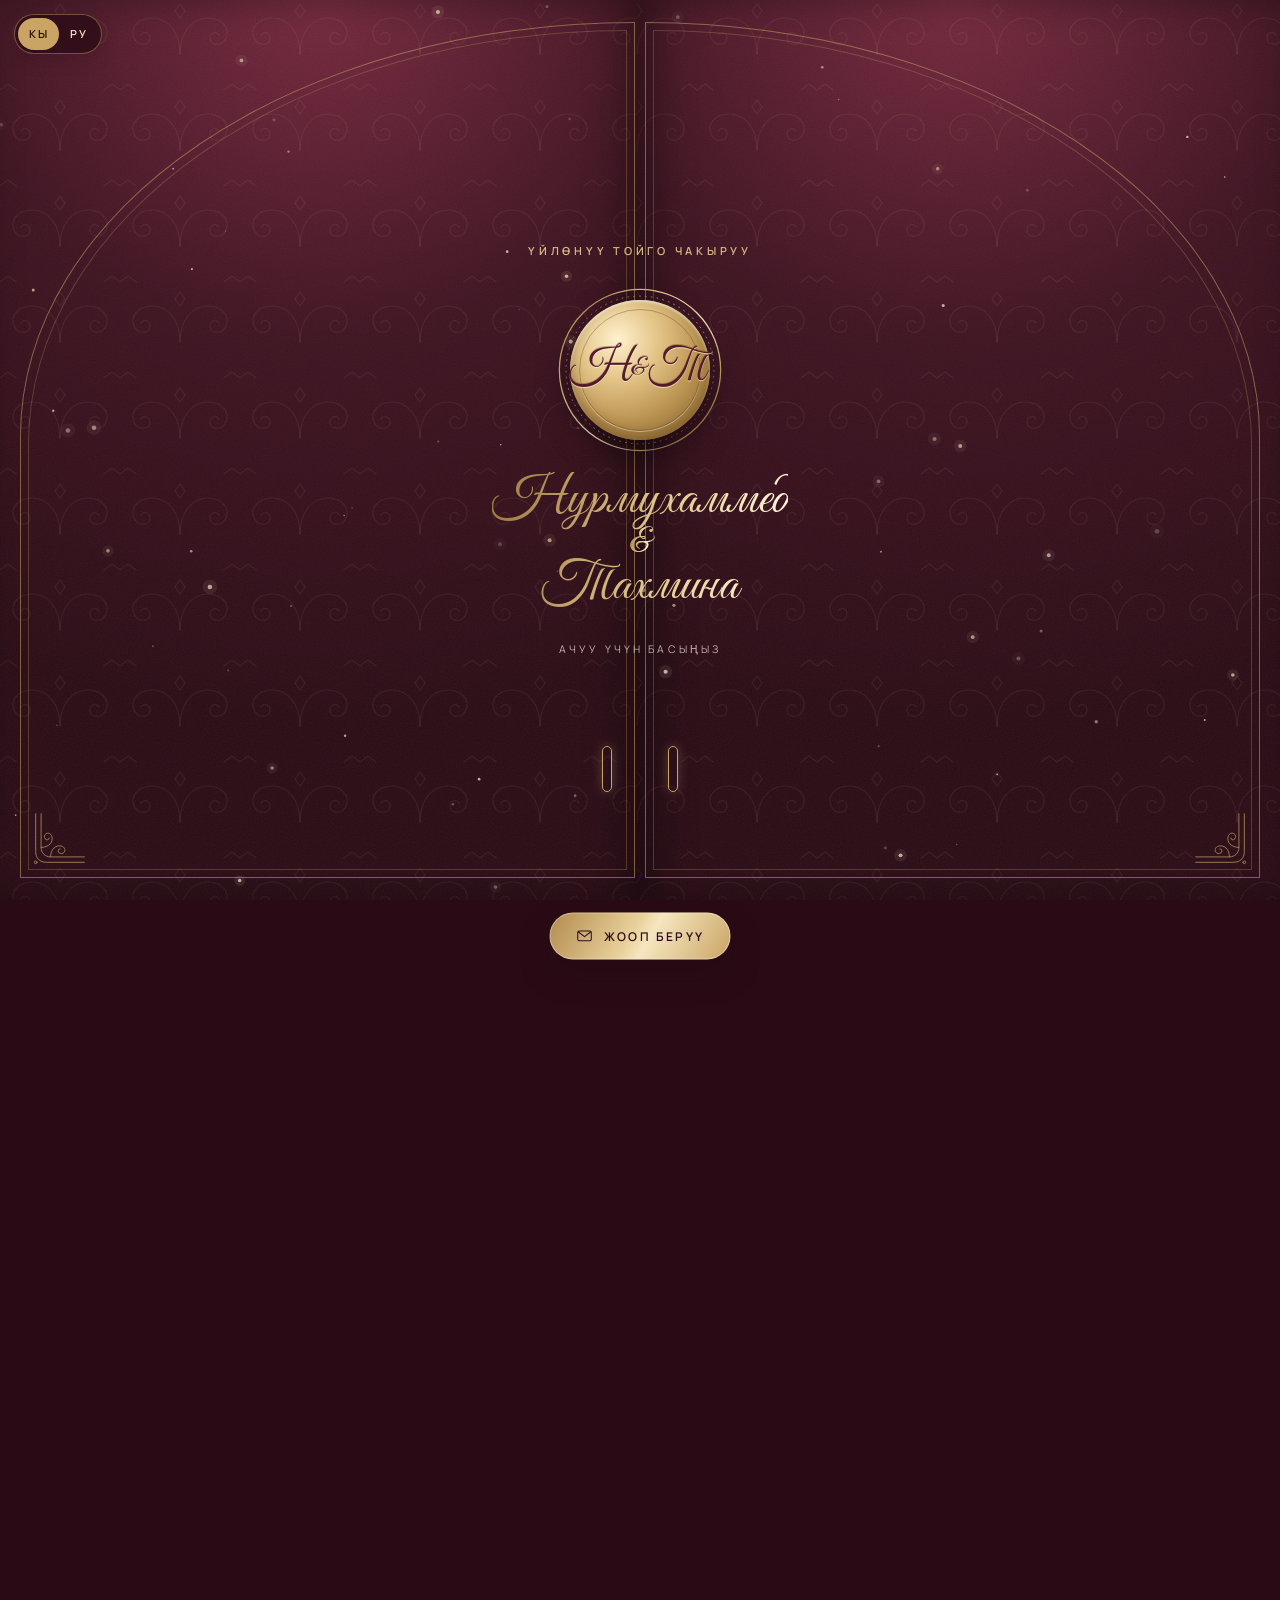
<file: v1/index.html>
<!DOCTYPE html>
<html lang="ky">
<head>
  <meta charset="UTF-8">
  <meta name="viewport" content="width=device-width, initial-scale=1.0, viewport-fit=cover">
  <meta name="theme-color" content="#3d1220">
  <title>Нурмухаммед &amp; Тахмина — Үйлөнүү той</title>
  <meta name="description" content="Сиздерди Нурмухаммед жана Тахминанын үйлөнүү тоюна чакырабыз! 7-ноябрь 2026-жыл, ишемби, саат 17:00. «Жетиген» рестораны.">
  <meta property="og:title" content="Нурмухаммед & Тахмина — Үйлөнүү той чакыруусу">
  <meta property="og:description" content="7-ноябрь 2026-жыл, саат 17:00 · «Жетиген» рестораны. Чакырууну ачуу үчүн шилтемени басыңыз.">
  <meta property="og:type" content="website">
  <meta property="og:url" content="https://magamed56.github.io/nurmuhammed-tahmina/v1/">
  <meta property="og:image" content="https://magamed56.github.io/nurmuhammed-tahmina/assets/og.jpg">
  <meta property="og:image:secure_url" content="https://magamed56.github.io/nurmuhammed-tahmina/assets/og.jpg">
  <meta property="og:image:alt" content="Нурмухаммед & Тахмина — 07.11.2026, «Жетиген» рестораны">
  <meta property="og:site_name" content="Үйлөнүү той">
  <meta property="og:locale" content="ky_KG">
  <meta property="og:image:width" content="1080"><meta property="og:image:height" content="1080"><meta property="og:image:type" content="image/jpeg">
  <meta name="twitter:card" content="summary_large_image">
  <link rel="icon" href="data:image/svg+xml,<svg xmlns='http://www.w3.org/2000/svg' viewBox='0 0 100 100'><text y='.9em' font-size='90'>💍</text></svg>">
  <link rel="preconnect" href="https://fonts.googleapis.com">
  <link rel="preconnect" href="https://fonts.gstatic.com" crossorigin>
  <link href="https://fonts.googleapis.com/css2?family=Cormorant+Garamond:ital,wght@0,400;0,500;0,600;1,400;1,500&family=Great+Vibes&family=Manrope:wght@400;500;600&display=swap" rel="stylesheet">
  <link rel="stylesheet" href="style.css?v=c2580595">
</head>
<body>

  <!-- ===== Оймо-чийме, белгилер / Орнаменты и иконки ===== -->
  <svg width="0" height="0" style="position:absolute" aria-hidden="true">
    <defs>
      <linearGradient id="g-gold" x1="0" y1="0" x2="1" y2="1">
        <stop offset="0" stop-color="#9c7840"/><stop offset=".35" stop-color="#e7cd92"/><stop offset=".55" stop-color="#f7e8c4"/><stop offset=".75" stop-color="#c9a464"/><stop offset="1" stop-color="#8f6c36"/>
      </linearGradient>
      <!-- Кочкор мүйүз / «бараний рог» -->
      <symbol id="horn" viewBox="0 0 120 64">
        <g fill="none" stroke="currentColor" stroke-width="2" stroke-linecap="round" stroke-linejoin="round">
          <path d="M60 54 C60 32 72 18 88 18 C102 18 110 28 106 38 C102 47 90 46 90 38 C90 32 97 31 99 35"/>
          <path d="M60 54 C60 32 48 18 32 18 C18 18 10 28 14 38 C18 47 30 46 30 38 C30 32 23 31 21 35"/>
          <path d="M60 4 L65 11 L60 18 L55 11 Z"/>
          <path d="M60 54 L60 62"/>
          <path d="M60 30 C66 34 72 34 76 30 M60 30 C54 34 48 34 44 30"/>
        </g>
      </symbol>
      <!-- Бурч / Угловой орнамент -->
      <symbol id="corner" viewBox="0 0 80 80">
        <g fill="none" stroke="currentColor" stroke-width="1.4" stroke-linecap="round">
          <path d="M4 76 L4 20 C4 10 10 4 20 4 L76 4"/>
          <path d="M12 76 L12 26 C12 18 18 12 26 12 L76 12"/>
          <path d="M12 26 C24 26 30 34 28 42 C26 50 16 48 17 41 C18 36 24 36 24 40"/>
          <path d="M26 12 C26 24 34 30 42 28 C50 26 48 16 41 17 C36 18 36 24 40 24"/>
          <circle cx="4" cy="4" r="2"/>
        </g>
      </symbol>
      <!-- Түндүк / Тюндюк -->
      <symbol id="rays" viewBox="0 0 200 200"><g id="rays-g" fill="none" stroke="currentColor" stroke-linecap="round" stroke-width="1.2"></g></symbol>
      <symbol id="tunduk" viewBox="0 0 200 200">
        <g fill="none" stroke="currentColor" stroke-linecap="round">
          <circle cx="100" cy="100" r="44" stroke-width="2.2"/>
          <circle cx="100" cy="100" r="37" stroke-width="1.2"/>
          <g stroke-width="2">
            <path d="M66 88 Q100 78 134 88"/><path d="M63 100 Q100 90 137 100"/><path d="M66 112 Q100 102 134 112"/>
            <path d="M88 66 Q78 100 88 134"/><path d="M100 63 Q90 100 100 137"/><path d="M112 66 Q102 100 112 134"/>
          </g>
        </g>
      </symbol>
      <symbol id="i-clock" viewBox="0 0 24 24"><g fill="none" stroke="currentColor" stroke-width="1.4" stroke-linecap="round" stroke-linejoin="round"><circle cx="12" cy="12" r="9"/><path d="M12 7v5l3.2 2"/></g></symbol>
      <symbol id="i-flower" viewBox="0 0 24 24"><g fill="none" stroke="currentColor" stroke-width="1.3" stroke-linecap="round"><ellipse cx="12" cy="4.6" rx="2.9" ry="3.9"/><ellipse cx="12" cy="4.6" rx="2.9" ry="3.9" transform="rotate(72 12 10)"/><ellipse cx="12" cy="4.6" rx="2.9" ry="3.9" transform="rotate(144 12 10)"/><ellipse cx="12" cy="4.6" rx="2.9" ry="3.9" transform="rotate(216 12 10)"/><ellipse cx="12" cy="4.6" rx="2.9" ry="3.9" transform="rotate(288 12 10)"/><circle cx="12" cy="10" r="1.8"/><path d="M12 17v6M12 20.5c1.5-1.8 3.2-2.2 4.5-1.8"/></g></symbol>
      <symbol id="i-camera" viewBox="0 0 24 24"><g fill="none" stroke="currentColor" stroke-width="1.4" stroke-linecap="round" stroke-linejoin="round"><rect x="3" y="7" width="18" height="13" rx="3"/><path d="M8.5 7l1.4-2.5h4.2L15.5 7"/><circle cx="12" cy="13.5" r="3.6"/></g></symbol>
      <symbol id="i-heart" viewBox="0 0 24 24"><path fill="none" stroke="currentColor" stroke-width="1.4" stroke-linejoin="round" d="M12 20s-7.5-4.6-7.5-10.2A4.2 4.2 0 0 1 12 7.4a4.2 4.2 0 0 1 7.5 2.4C19.5 15.4 12 20 12 20z"/></symbol>
      <symbol id="i-rings" viewBox="0 0 24 24"><g fill="none" stroke="currentColor" stroke-width="1.4"><circle cx="9" cy="14" r="5.5"/><circle cx="15" cy="14" r="5.5"/><path d="M7.5 5.5 9 3.5l1.5 2" stroke-linejoin="round"/></g></symbol>
      <symbol id="i-letter" viewBox="0 0 24 24"><g fill="none" stroke="currentColor" stroke-width="1.4" stroke-linejoin="round"><rect x="3" y="6" width="18" height="13" rx="2"/><path d="M3.5 7l8.5 6.5L20.5 7"/></g></symbol>
      <symbol id="i-gift" viewBox="0 0 24 24"><g fill="none" stroke="currentColor" stroke-width="1.4" stroke-linejoin="round"><rect x="4" y="10" width="16" height="10" rx="1"/><rect x="3" y="7" width="18" height="3" rx="1"/><path d="M12 7v13M12 7c-1.5-3.5-6-3.5-5 0M12 7c1.5-3.5 6-3.5 5 0"/></g></symbol>
      <symbol id="i-music" viewBox="0 0 24 24"><g fill="none" stroke="currentColor" stroke-width="1.4" stroke-linecap="round"><path d="M9 18V6l10-2v12"/><circle cx="7" cy="18" r="2"/><circle cx="17" cy="16" r="2"/></g></symbol>
      <symbol id="i-dress" viewBox="0 0 24 24"><path fill="none" stroke="currentColor" stroke-width="1.4" stroke-linejoin="round" d="M9.5 3h5l-1 4.5L18 20.5H6l4.5-13z"/></symbol>
      <symbol id="i-pin" viewBox="0 0 24 24"><g fill="none" stroke="currentColor" stroke-width="1.4" stroke-linejoin="round"><path d="M12 21s-7-6.2-7-11a7 7 0 0 1 14 0c0 4.8-7 11-7 11z"/><circle cx="12" cy="10" r="2.5"/></g></symbol>
      <symbol id="i-cal" viewBox="0 0 24 24"><g fill="none" stroke="currentColor" stroke-width="1.4" stroke-linecap="round"><rect x="3" y="5" width="18" height="16" rx="2"/><path d="M3 10h18M8 3v4M16 3v4"/></g></symbol>
      <symbol id="i-send" viewBox="0 0 24 24"><path fill="none" stroke="currentColor" stroke-width="1.4" stroke-linejoin="round" d="M21 3 10 14M21 3l-7 18-4-7-7-4z"/></symbol>
    </defs>
  </svg>

  <!-- ===== Мукаба: эки эшик / Обложка: двери ===== -->
  <div id="intro" class="intro">
    <div class="door door--l"><div class="door__frame"><svg class="door__corner door__corner--tl"><use href="#corner"/></svg><svg class="door__corner door__corner--bl"><use href="#corner"/></svg><i class="door__handle"></i></div></div>
    <div class="door door--r"><div class="door__frame"><svg class="door__corner door__corner--tr"><use href="#corner"/></svg><svg class="door__corner door__corner--br"><use href="#corner"/></svg><i class="door__handle"></i></div></div>
    <canvas id="dust" class="intro__dust" aria-hidden="true"></canvas>
    <div class="intro__content">
      <p class="intro__guest" id="intro-guest" hidden></p>
      <p class="intro__kicker" data-i18n="coverKicker">Үйлөнүү тойго чакыруу</p>
      <button id="open-btn" class="seal" type="button" aria-label="Чакырууну ачуу">
        <svg class="seal__ring" viewBox="0 0 200 200" aria-hidden="true">
          <circle cx="100" cy="100" r="96" fill="none" stroke="url(#g-gold)" stroke-width="1.5"/>
          <circle cx="100" cy="100" r="88" fill="none" stroke="url(#g-gold)" stroke-width=".8" stroke-dasharray="2 5"/>
        </svg>
        <span class="seal__disc">
          <span class="seal__mono"><span data-cfg="groomInitial">Н</span><i>&amp;</i><span data-cfg="brideInitial">Т</span></span>
        </span>
      </button>
      <p class="intro__names"><span data-cfg="groom">Нурмухаммед</span><i>&amp;</i><span data-cfg="bride">Тахмина</span></p>
      <p class="intro__tap"><span data-i18n="tap">Ачуу үчүн басыңыз</span></p>
    </div>
  </div>

  <div class="lang" id="lang" role="group" aria-label="Тил / Язык">
    <button type="button" data-lang="ky" class="is-active">КЫ</button>
    <button type="button" data-lang="ru">РУ</button>
  </div>
  <button id="music-btn" class="music-btn" type="button" aria-label="Музыка" aria-pressed="false">
    <span class="music-btn__bars"><i></i><i></i><i></i><i></i></span>
  </button>
  <audio id="bg-music" loop preload="auto"></audio>
  <canvas id="fx" class="fx" aria-hidden="true"></canvas>
  <div class="progress" aria-hidden="true"></div>

  <main id="page" class="page">

    <!-- ===== Башкы экран ===== -->
    <header class="hero" id="hero">
      <canvas id="hero-dust" class="hero__dust" aria-hidden="true"></canvas>
      <div class="arch">
        <svg class="arch__corner arch__corner--bl" aria-hidden="true"><use href="#corner"/></svg>
        <svg class="arch__corner arch__corner--br" aria-hidden="true"><use href="#corner"/></svg>
        <div class="arch__inner">
          <div class="arch__photo" id="hero-photo" hidden></div>
          <svg class="tunduk" viewBox="0 0 200 200" aria-hidden="true"><g class="tunduk__rays"><use href="#rays"/></g><use href="#tunduk"/></svg>
          <p class="hero__guest" id="guest" hidden></p>
          <p class="hero__kicker" data-i18n="heroKicker">Үйлөнүү той</p>
          <h1 class="hero__names">
            <span class="hero__name" data-cfg="groom">Нурмухаммед</span>
            <span class="hero__amp">&amp;</span>
            <span class="hero__name" data-cfg="bride">Тахмина</span>
          </h1>
          <div class="hero__date">
            <span class="hero__month" data-cfg="monthName">Ноябрь</span>
            <div class="hero__row">
              <span class="hero__side" data-cfg="weekday">Ишемби</span>
              <span class="hero__day" data-cfg="dateDay">07</span>
              <span class="hero__side" data-cfg="timeStart">17:00</span>
            </div>
            <span class="hero__year" data-cfg="dateYear">2026</span>
          </div>
          <p class="hero__venue" data-cfg="venueName">«Жетиген» рестораны</p>
        </div>
      </div>
      <a href="#invite" class="scroll-hint" aria-label="Төмөн"><span></span></a>
    </header>

    <!-- ===== Чакыруу ===== -->
    <section id="invite" class="sec sec--invite">
      <div class="wrap reveal">
        <svg class="orn" aria-hidden="true"><use href="#horn"/></svg>
        <p class="kicker" data-i18n="kInvite">Чакыруу</p>
        <h2 class="title" data-cfg="inviteTitle">Урматтуу коноктор!</h2>
        <div class="card card--orn invite-card"><p class="lead" data-cfg="inviteText"></p></div>
      </div>
    </section>

    <!-- ===== Той салтанаты ===== -->
    <section class="sec sec--date" id="date">
      <div class="wrap reveal">
        <svg class="orn" aria-hidden="true"><use href="#horn"/></svg>
        <p class="kicker" data-i18n="kDate">Той салтанаты</p>
        <h2 class="title" data-cfg="dateLong">7-ноябрь 2026-жыл</h2>
        <p class="sub"><span data-cfg="weekday">Ишемби</span> · <span data-i18n="at">саат</span> <strong data-cfg="timeRange">17:00</strong></p>
        <div class="cal card" id="calendar" aria-label="Календарь"></div>
        <a id="cal-btn" class="btn btn--line" href="#" target="_blank" rel="noopener"><svg class="btn__ic"><use href="#i-cal"/></svg><span data-i18n="calBtn">Календарга кошуу</span></a>
      </div>
    </section>

    <!-- ===== Тойго чейин ===== -->
    <section class="sec sec--dark sec--countdown">
      <div class="wrap reveal">
        <svg class="orn orn--light" aria-hidden="true"><use href="#horn"/></svg>
        <p class="kicker kicker--light" data-i18n="kCountdown">Тойго чейин</p>
        <h2 class="title title--light" data-i18n="countdownTitle">Калды</h2>
        <div id="countdown" class="cd" aria-live="polite">
          <div class="cd__item"><span class="cd__num" data-unit="days">00</span><span class="cd__label" data-i18n="days">күн</span></div>
          <div class="cd__item"><span class="cd__num" data-unit="hours">00</span><span class="cd__label" data-i18n="hours">саат</span></div>
          <div class="cd__item"><span class="cd__num" data-unit="minutes">00</span><span class="cd__label" data-i18n="minutes">мүнөт</span></div>
          <div class="cd__item"><span class="cd__num" data-unit="seconds">00</span><span class="cd__label" data-i18n="seconds">секунд</span></div>
        </div>
      </div>
    </section>

    <!-- ===== Дарегибиз ===== -->
    <section class="sec sec--venue" id="venue">
      <div class="wrap reveal">
        <svg class="orn" aria-hidden="true"><use href="#horn"/></svg>
        <p class="kicker" data-i18n="kVenue">Дарегибиз</p>
        <h2 class="title" data-cfg="venueName">«Жетиген» рестораны</h2>
        <p class="sub" data-cfg="addressLine" hidden></p>
        <div class="map-arch">
          <iframe id="map" title="Карта" loading="lazy" referrerpolicy="no-referrer-when-downgrade" allowfullscreen hidden></iframe>
          <div class="map-arch__empty" id="map-empty">
            <svg class="map-arch__pin" aria-hidden="true"><use href="#i-pin"/></svg>
            <p class="map-arch__name" data-cfg="venueName">«Жетиген» рестораны</p>
            <p class="map-arch__time"><span data-cfg="dateShort">07.11.2026</span> · <span data-cfg="timeStart">17:00</span></p>
          </div>
        </div>
        <div class="btn-row">
          <a id="route-btn" class="btn btn--gold" href="#" target="_blank" rel="noopener"><svg class="btn__ic"><use href="#i-pin"/></svg><span data-i18n="routeBtn">Картадан кароо</span></a>
        </div>
      </div>
    </section>

    <!-- ===== Той ээлери ===== -->
    <section class="sec sec--hosts" id="hosts">
      <div class="wrap reveal">
        <svg class="orn" aria-hidden="true"><use href="#horn"/></svg>
        <p class="kicker" data-i18n="kHosts">Той ээлери</p>
        <div class="hosts" id="hosts-list"></div>
        <p class="hosts__text" data-cfg="hostsText">Сиздерди ак дасторконубуздун кадырлуу коногу болууга чакырабыз</p>
      </div>
    </section>

    <!-- ===== Эскертүү ===== -->
    <section class="sec sec--notes" id="notes-sec">
      <div class="wrap reveal">
        <svg class="orn" aria-hidden="true"><use href="#horn"/></svg>
        <p class="kicker" data-i18n="kNotes">Эскертүү</p>
        <h2 class="title" data-i18n="notesTitle">Маанилүү маалымат</h2>
        <div id="notes" class="notes"></div>
      </div>
    </section>

    <!-- ===== Суроо (RSVP) ===== -->
    <section id="rsvp" class="sec sec--rsvp">
      <div class="wrap reveal">
        <svg class="orn" aria-hidden="true"><use href="#horn"/></svg>
        <p class="kicker" data-i18n="kRsvp">Суроо</p>
        <h2 class="title" data-i18n="rsvpTitle">Тойго келесизби?</h2>
        <p class="sub" data-i18n="rsvpSub">Жообуңузду алдын ала билдирип коюңуз</p>

        <div class="card form-card">
          <form id="rsvp-form" class="form" novalidate>
            <label class="field">
              <span class="field__label" data-i18n="nameLabel">Аты-жөнүңүз</span>
              <input type="text" name="name" required maxlength="80" placeholder="Мисалы: Айбек Асанов" data-i18n-ph="namePh" autocomplete="name">
              <small class="field__hint" data-i18n="nameHint">Жубайыңыз менен келе турчу болсоңуз, анын да атын кошо жазып кетиңиз</small>
            </label>
            <fieldset class="field">
              <legend class="field__label" data-i18n="rsvpTitle">Тойго келесизби?</legend>
              <div class="choices">
                <label class="choice"><input type="radio" name="attend" value="yes" checked><span class="choice__box"><svg><use href="#i-heart"/></svg><span data-i18n="yes">Келемин</span></span></label>
                <label class="choice"><input type="radio" name="attend" value="both"><span class="choice__box"><svg><use href="#i-rings"/></svg><span data-i18n="both">Жубайым менен келемин</span></span></label>
                <label class="choice"><input type="radio" name="attend" value="no"><span class="choice__box"><svg><use href="#i-letter"/></svg><span data-i18n="no">Келе албаймын</span></span></label>
              </div>
            </fieldset>
            <div class="field" id="guests-field">
              <span class="field__label" id="guests-label" data-i18n="guestsLabel">Канча адам келесиз?</span>
              <div class="stepper" role="group" aria-labelledby="guests-label">
                <button type="button" class="stepper__btn" data-step="-1" aria-label="−">−</button>
                <output class="stepper__val" id="guests-val">1</output>
                <button type="button" class="stepper__btn" data-step="1" aria-label="+">+</button>
              </div>
              <input type="hidden" name="guests" value="1">
            </div>
            <label class="field">
              <span class="field__label" data-i18n="wishLabel">Каалоо (милдеттүү эмес)</span>
              <textarea name="wish" rows="3" placeholder="Жаш үй-бүлөгө бир-эки жылуу сөз…" data-i18n-ph="wishPh" maxlength="300"></textarea>
            </label>
            <button id="rsvp-submit" class="btn btn--gold btn--wide" type="submit"><svg class="btn__ic"><use href="#i-send"/></svg><span data-i18n="submit">Жөнөтүү</span></button>
            <p class="form__note" id="form-note" role="status"></p>
          </form>

          <div id="rsvp-success" class="success" hidden>
            <svg class="success__heart" viewBox="0 0 24 24" aria-hidden="true"><use href="#i-heart"/></svg>
            <h3 id="thanks-title" data-i18n="thanks">Рахмат!</h3>
            <p id="thanks-text" data-i18n-html="received">Жообуңуз кабыл алынды.<br>Сизди тойдо күтөбүз.</p>
            <p class="success__answer" id="answer-echo"></p>
            <button type="button" class="btn btn--line btn--small" id="change-btn"><span data-i18n="change">Жоопту өзгөртүү</span></button>
          </div>
        </div>
      </div>
    </section>

    <!-- ===== Аягы ===== -->
    <footer class="footer">
      <div class="footer__band" aria-hidden="true"></div>
      <div class="wrap reveal">
        <svg class="tunduk tunduk--small" viewBox="0 0 200 200" aria-hidden="true"><g class="tunduk__rays"><use href="#rays"/></g><use href="#tunduk"/></svg>
        <p class="footer__text" data-cfg="closingText">Сиздерди чыдамсыздык менен күтөбүз!</p>
        <p class="footer__names"><span data-cfg="groom">Нурмухаммед</span><i>&amp;</i><span data-cfg="bride">Тахмина</span></p>
        <p class="footer__date" data-cfg="dateShort">07.11.2026</p>
      </div>
    </footer>
  </main>

  <a href="#rsvp" class="cta" id="cta" aria-hidden="true" tabindex="-1"><svg class="btn__ic"><use href="#i-letter"/></svg><span data-i18n="cta">Жооп берүү</span></a>

  <script src="../config.js?v=c2580595"></script>
  <script src="../script.js?v=c2580595"></script>
</body>
</html>
</file>
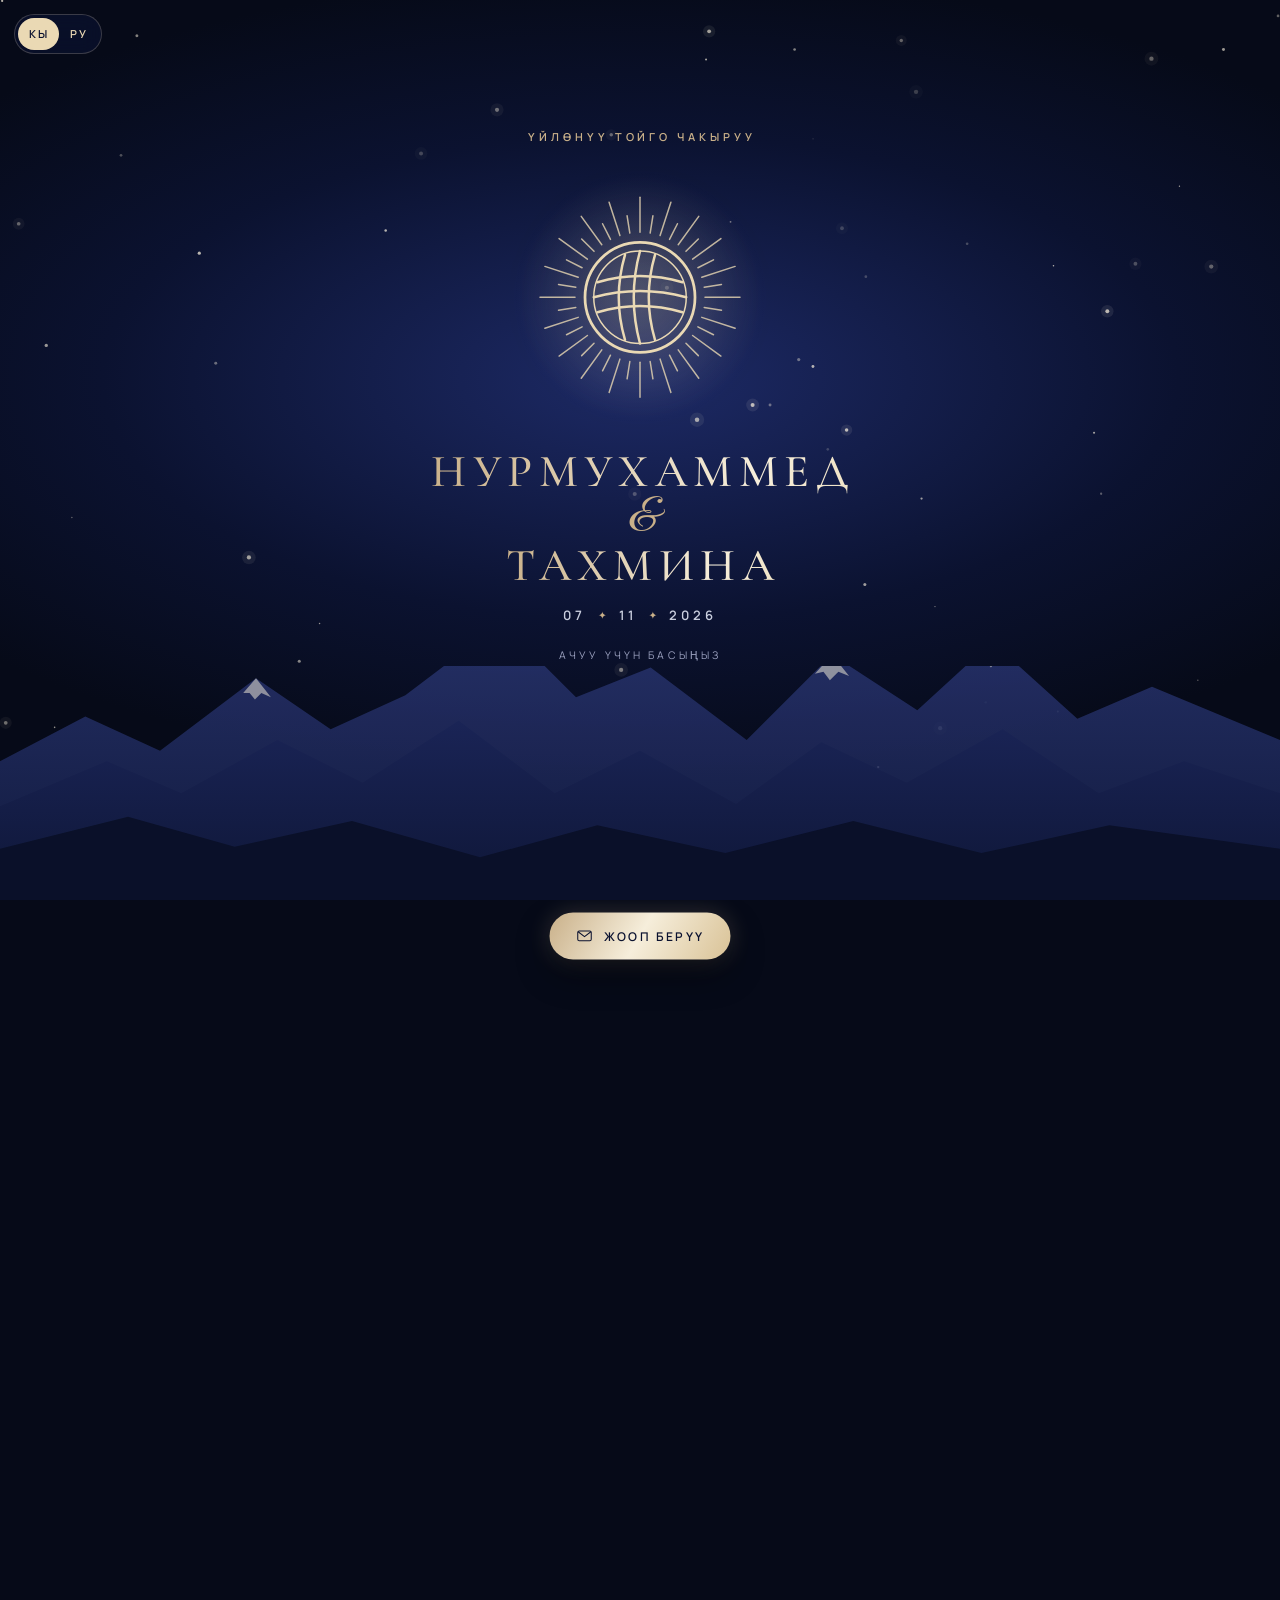
<file: v3/index.html>
<!DOCTYPE html>
<html lang="ky">
<head>
  <meta charset="UTF-8">
  <meta name="viewport" content="width=device-width, initial-scale=1.0, viewport-fit=cover">
  <meta name="theme-color" content="#0c1330">
  <title>Нурмухаммед &amp; Тахмина — Үйлөнүү той</title>
  <meta name="description" content="Сиздерди Нурмухаммед жана Тахминанын үйлөнүү тоюна чакырабыз! 7-ноябрь 2026-жыл, ишемби, саат 17:00. «Жетиген» рестораны.">
  <meta property="og:title" content="Нурмухаммед & Тахмина — Үйлөнүү той чакыруусу">
  <meta property="og:description" content="7-ноябрь 2026-жыл, саат 17:00 · «Жетиген» рестораны. Чакырууну ачуу үчүн шилтемени басыңыз.">
  <meta property="og:type" content="website">
  <meta property="og:url" content="https://magamed56.github.io/nurmuhammed-tahmina/v3/">
  <meta property="og:image" content="https://magamed56.github.io/nurmuhammed-tahmina/assets/og.jpg">
  <meta property="og:image:secure_url" content="https://magamed56.github.io/nurmuhammed-tahmina/assets/og.jpg">
  <meta property="og:image:alt" content="Нурмухаммед & Тахмина — 07.11.2026, «Жетиген» рестораны">
  <meta property="og:site_name" content="Үйлөнүү той">
  <meta property="og:locale" content="ky_KG">
  <meta property="og:image:width" content="1080"><meta property="og:image:height" content="1080"><meta property="og:image:type" content="image/jpeg">
  <meta name="twitter:card" content="summary_large_image">
  <link rel="icon" href="data:image/svg+xml,<svg xmlns='http://www.w3.org/2000/svg' viewBox='0 0 100 100'><text y='.9em' font-size='90'>✨</text></svg>">
  <link rel="preconnect" href="https://fonts.googleapis.com">
  <link rel="preconnect" href="https://fonts.gstatic.com" crossorigin>
  <link href="https://fonts.googleapis.com/css2?family=Cormorant+Garamond:ital,wght@0,400;0,500;0,600;1,400;1,500&family=Great+Vibes&family=Manrope:wght@400;500;600&display=swap" rel="stylesheet">
  <link rel="stylesheet" href="style.css?v=c2580595">
</head>
<body>

  <!-- ===== Жылдыздар, түндүк, белгилер / Звёзды, тюндюк, иконки ===== -->
  <svg width="0" height="0" style="position:absolute" aria-hidden="true">
    <defs>
      <symbol id="rays" viewBox="0 0 200 200"><g id="rays-g" fill="none" stroke="currentColor" stroke-linecap="round" stroke-width="1.2"></g></symbol>
      <symbol id="tunduk" viewBox="0 0 200 200">
        <g fill="none" stroke="currentColor" stroke-linecap="round">
          <circle cx="100" cy="100" r="44" stroke-width="2.2"/>
          <circle cx="100" cy="100" r="37" stroke-width="1.2"/>
          <g stroke-width="2">
            <path d="M66 88 Q100 78 134 88"/><path d="M63 100 Q100 90 137 100"/><path d="M66 112 Q100 102 134 112"/>
            <path d="M88 66 Q78 100 88 134"/><path d="M100 63 Q90 100 100 137"/><path d="M112 66 Q102 100 112 134"/>
          </g>
        </g>
      </symbol>
      <symbol id="star" viewBox="0 0 20 20"><path fill="currentColor" d="M10 0 C 10.8 7, 13 9.2, 20 10 C 13 10.8, 10.8 13, 10 20 C 9.2 13, 7 10.8, 0 10 C 7 9.2, 9.2 7, 10 0 Z"/></symbol>
      <!-- Жылдыз топтому (бөлүмдөрдүн үстүндө) / Созвездие над разделами -->
      <symbol id="horn" viewBox="0 0 120 64">
        <g fill="none" stroke="currentColor" stroke-opacity=".45" stroke-width=".8"><path d="M14 40 L38 26 L60 34 L84 20 L106 38"/></g>
        <use href="#star" x="52" y="26" width="16" height="16"/>
        <use href="#star" x="33" y="21" width="10" height="10"/><use href="#star" x="79" y="15" width="10" height="10"/>
        <circle cx="14" cy="40" r="1.8" fill="currentColor"/><circle cx="106" cy="38" r="1.8" fill="currentColor"/>
      </symbol>
      <symbol id="corner" viewBox="0 0 80 80">
        <g fill="none" stroke="currentColor" stroke-width="1" stroke-linecap="round"><path d="M4 70 L4 14 C4 8 8 4 14 4 L70 4"/></g>
        <use href="#star" x="0" y="0" width="9" height="9"/><circle cx="4" cy="70" r="1.6" fill="currentColor"/><circle cx="70" cy="4" r="1.6" fill="currentColor"/>
      </symbol>
      <symbol id="i-clock" viewBox="0 0 24 24"><g fill="none" stroke="currentColor" stroke-width="1.4" stroke-linecap="round" stroke-linejoin="round"><circle cx="12" cy="12" r="9"/><path d="M12 7v5l3.2 2"/></g></symbol>
      <symbol id="i-flower" viewBox="0 0 24 24"><g fill="none" stroke="currentColor" stroke-width="1.3" stroke-linecap="round"><ellipse cx="12" cy="4.6" rx="2.9" ry="3.9"/><ellipse cx="12" cy="4.6" rx="2.9" ry="3.9" transform="rotate(72 12 10)"/><ellipse cx="12" cy="4.6" rx="2.9" ry="3.9" transform="rotate(144 12 10)"/><ellipse cx="12" cy="4.6" rx="2.9" ry="3.9" transform="rotate(216 12 10)"/><ellipse cx="12" cy="4.6" rx="2.9" ry="3.9" transform="rotate(288 12 10)"/><circle cx="12" cy="10" r="1.8"/><path d="M12 17v6M12 20.5c1.5-1.8 3.2-2.2 4.5-1.8"/></g></symbol>
      <symbol id="i-camera" viewBox="0 0 24 24"><g fill="none" stroke="currentColor" stroke-width="1.4" stroke-linecap="round" stroke-linejoin="round"><rect x="3" y="7" width="18" height="13" rx="3"/><path d="M8.5 7l1.4-2.5h4.2L15.5 7"/><circle cx="12" cy="13.5" r="3.6"/></g></symbol>
      <symbol id="i-heart" viewBox="0 0 24 24"><path fill="none" stroke="currentColor" stroke-width="1.4" stroke-linejoin="round" d="M12 20s-7.5-4.6-7.5-10.2A4.2 4.2 0 0 1 12 7.4a4.2 4.2 0 0 1 7.5 2.4C19.5 15.4 12 20 12 20z"/></symbol>
      <symbol id="i-rings" viewBox="0 0 24 24"><g fill="none" stroke="currentColor" stroke-width="1.4"><circle cx="9" cy="14" r="5.5"/><circle cx="15" cy="14" r="5.5"/><path d="M7.5 5.5 9 3.5l1.5 2" stroke-linejoin="round"/></g></symbol>
      <symbol id="i-letter" viewBox="0 0 24 24"><g fill="none" stroke="currentColor" stroke-width="1.4" stroke-linejoin="round"><rect x="3" y="6" width="18" height="13" rx="2"/><path d="M3.5 7l8.5 6.5L20.5 7"/></g></symbol>
      <symbol id="i-gift" viewBox="0 0 24 24"><g fill="none" stroke="currentColor" stroke-width="1.4" stroke-linejoin="round"><rect x="4" y="10" width="16" height="10" rx="1"/><rect x="3" y="7" width="18" height="3" rx="1"/><path d="M12 7v13M12 7c-1.5-3.5-6-3.5-5 0M12 7c1.5-3.5 6-3.5 5 0"/></g></symbol>
      <symbol id="i-music" viewBox="0 0 24 24"><g fill="none" stroke="currentColor" stroke-width="1.4" stroke-linecap="round"><path d="M9 18V6l10-2v12"/><circle cx="7" cy="18" r="2"/><circle cx="17" cy="16" r="2"/></g></symbol>
      <symbol id="i-dress" viewBox="0 0 24 24"><path fill="none" stroke="currentColor" stroke-width="1.4" stroke-linejoin="round" d="M9.5 3h5l-1 4.5L18 20.5H6l4.5-13z"/></symbol>
      <symbol id="i-pin" viewBox="0 0 24 24"><g fill="none" stroke="currentColor" stroke-width="1.4" stroke-linejoin="round"><path d="M12 21s-7-6.2-7-11a7 7 0 0 1 14 0c0 4.8-7 11-7 11z"/><circle cx="12" cy="10" r="2.5"/></g></symbol>
      <symbol id="i-cal" viewBox="0 0 24 24"><g fill="none" stroke="currentColor" stroke-width="1.4" stroke-linecap="round"><rect x="3" y="5" width="18" height="16" rx="2"/><path d="M3 10h18M8 3v4M16 3v4"/></g></symbol>
      <symbol id="i-send" viewBox="0 0 24 24"><path fill="none" stroke="currentColor" stroke-width="1.4" stroke-linejoin="round" d="M21 3 10 14M21 3l-7 18-4-7-7-4z"/></symbol>
    </defs>
  </svg>
  <div class="sky" aria-hidden="true"><i></i><i></i></div>

  <!-- ===== Мукаба: түндүк — асманга терезе / Обложка: тюндюк — окно в звёздное небо ===== -->
  <div id="intro" class="intro" data-unlock="650" data-hide="1500">
    <canvas id="dust" class="intro__dust" aria-hidden="true"></canvas>
    <div class="intro__content">
      <p class="intro__guest" id="intro-guest" hidden></p>
      <p class="intro__kicker" data-i18n="coverKicker">Үйлөнүү тойго чакыруу</p>
      <button id="open-btn" class="portal" type="button" aria-label="Чакырууну ачуу">
        <svg viewBox="0 0 200 200" aria-hidden="true"><g class="tunduk__rays"><use href="#rays"/></g><use href="#tunduk"/></svg>
      </button>
      <p class="intro__names"><span data-cfg="groom">Нурмухаммед</span><i>&amp;</i><span data-cfg="bride">Тахмина</span></p>
      <p class="intro__date"><span data-cfg="dateDay">07</span><b>✦</b><span data-cfg="dateMonth">11</span><b>✦</b><span data-cfg="dateYear">2026</span></p>
      <p class="intro__tap"><span data-i18n="tap">Ачуу үчүн басыңыз</span></p>
    </div>
    <svg class="mountains mountains--intro" viewBox="0 0 1200 300" preserveAspectRatio="xMidYMax slice" aria-hidden="true"><defs><linearGradient id="mg1" x1="0" y1="0" x2="0" y2="1"><stop offset="0" stop-color="#2a3672"/><stop offset="1" stop-color="#141d45"/></linearGradient><linearGradient id="mg2" x1="0" y1="0" x2="0" y2="1"><stop offset="0" stop-color="#1a2456"/><stop offset="1" stop-color="#0e1636"/></linearGradient></defs>
        <path fill="url(#mg1)" opacity=".85" d="M0 300 L0 170 L80 128 L150 160 L240 92 L310 140 L380 108 L470 40 L540 110 L610 82 L700 150 L780 70 L860 122 L930 58 L1010 130 L1080 100 L1200 150 L1200 300 Z"/>
        <path fill="#e9e3d3" opacity=".55" d="M452 62 L470 40 L490 64 L478 58 L470 68 L462 58 Z M764 88 L780 70 L796 90 L786 86 L778 94 L772 86 Z M916 74 L930 58 L946 78 L936 74 L929 82 L922 74 Z M228 106 L240 92 L254 110 L245 106 L239 112 L234 106 Z"/>
        <path fill="url(#mg2)" d="M0 300 L0 212 L100 170 L170 200 L260 150 L340 190 L430 132 L520 200 L600 160 L690 210 L770 152 L850 190 L940 140 L1030 200 L1110 170 L1200 200 L1200 300 Z"/>
        <path fill="#0a1029" d="M0 300 L0 252 L120 222 L220 250 L330 226 L450 260 L560 230 L680 256 L800 226 L920 256 L1040 230 L1200 252 L1200 300 Z"/></svg>
  </div>

  <div class="lang" id="lang" role="group" aria-label="Тил / Язык">
    <button type="button" data-lang="ky" class="is-active">КЫ</button>
    <button type="button" data-lang="ru">РУ</button>
  </div>
  <button id="music-btn" class="music-btn" type="button" aria-label="Музыка" aria-pressed="false">
    <span class="music-btn__bars"><i></i><i></i><i></i><i></i></span>
  </button>
  <audio id="bg-music" loop preload="auto"></audio>
  <canvas id="fx" class="fx" aria-hidden="true"></canvas>
  <div class="progress" aria-hidden="true"></div>

  <main id="page" class="page">

    <!-- ===== Башкы экран ===== -->
    <header class="hero" id="hero">
      <canvas id="hero-dust" class="hero__dust" aria-hidden="true"></canvas>
      <div class="hero__glow" aria-hidden="true"></div>
      <div class="arch__inner hero__in">
        <div class="arch__photo" id="hero-photo" hidden></div>
        <svg class="tunduk" viewBox="0 0 200 200" aria-hidden="true"><g class="tunduk__rays"><use href="#rays"/></g><use href="#tunduk"/></svg>
        <p class="hero__guest" id="guest" hidden></p>
        <p class="hero__kicker" data-i18n="heroKicker">Үйлөнүү той</p>
        <h1 class="hero__names">
          <span class="hero__name" data-cfg="groom">Нурмухаммед</span>
          <span class="hero__amp">&amp;</span>
          <span class="hero__name" data-cfg="bride">Тахмина</span>
        </h1>
        <p class="hero__date"><span data-cfg="dateDay">07</span><b>✦</b><span data-cfg="dateMonth">11</span><b>✦</b><span data-cfg="dateYear">2026</span></p>
        <p class="hero__when"><span data-cfg="weekday">Ишемби</span> · <span data-cfg="timeStart">17:00</span></p>
        <p class="hero__venue" data-cfg="venueName">«Жетиген» рестораны</p>
      </div>
      <svg class="mountains" viewBox="0 0 1200 300" preserveAspectRatio="xMidYMax slice" aria-hidden="true">
        <path fill="url(#mg1)" opacity=".85" d="M0 300 L0 170 L80 128 L150 160 L240 92 L310 140 L380 108 L470 40 L540 110 L610 82 L700 150 L780 70 L860 122 L930 58 L1010 130 L1080 100 L1200 150 L1200 300 Z"/>
        <path fill="#e9e3d3" opacity=".55" d="M452 62 L470 40 L490 64 L478 58 L470 68 L462 58 Z M764 88 L780 70 L796 90 L786 86 L778 94 L772 86 Z M916 74 L930 58 L946 78 L936 74 L929 82 L922 74 Z M228 106 L240 92 L254 110 L245 106 L239 112 L234 106 Z"/>
        <path fill="url(#mg2)" d="M0 300 L0 212 L100 170 L170 200 L260 150 L340 190 L430 132 L520 200 L600 160 L690 210 L770 152 L850 190 L940 140 L1030 200 L1110 170 L1200 200 L1200 300 Z"/>
        <path fill="#0a1029" d="M0 300 L0 252 L120 222 L220 250 L330 226 L450 260 L560 230 L680 256 L800 226 L920 256 L1040 230 L1200 252 L1200 300 Z"/></svg>
      <a href="#invite" class="scroll-hint" aria-label="Төмөн"><span></span></a>
    </header>

    <!-- ===== Чакыруу ===== -->
    <section id="invite" class="sec sec--invite">
      <div class="wrap reveal">
        <svg class="orn" aria-hidden="true"><use href="#horn"/></svg>
        <p class="kicker" data-i18n="kInvite">Чакыруу</p>
        <h2 class="title" data-cfg="inviteTitle">Урматтуу коноктор!</h2>
        <div class="card card--orn invite-card"><p class="lead" data-cfg="inviteText"></p></div>
      </div>
    </section>

    <!-- ===== Той салтанаты ===== -->
    <section class="sec sec--date" id="date">
      <div class="wrap reveal">
        <svg class="orn" aria-hidden="true"><use href="#horn"/></svg>
        <p class="kicker" data-i18n="kDate">Той салтанаты</p>
        <h2 class="title" data-cfg="dateLong">7-ноябрь 2026-жыл</h2>
        <p class="sub"><span data-cfg="weekday">Ишемби</span> · <span data-i18n="at">саат</span> <strong data-cfg="timeRange">17:00</strong></p>
        <div class="cal card" id="calendar" aria-label="Календарь"></div>
        <a id="cal-btn" class="btn btn--line" href="#" target="_blank" rel="noopener"><svg class="btn__ic"><use href="#i-cal"/></svg><span data-i18n="calBtn">Календарга кошуу</span></a>
      </div>
    </section>

    <!-- ===== Тойго чейин ===== -->
    <section class="sec sec--dark sec--countdown">
      <div class="wrap reveal">
        <svg class="orn orn--light" aria-hidden="true"><use href="#horn"/></svg>
        <p class="kicker kicker--light" data-i18n="kCountdown">Тойго чейин</p>
        <h2 class="title title--light" data-i18n="countdownTitle">Калды</h2>
        <div id="countdown" class="cd" aria-live="polite">
          <div class="cd__item"><span class="cd__num" data-unit="days">00</span><span class="cd__label" data-i18n="days">күн</span></div>
          <div class="cd__item"><span class="cd__num" data-unit="hours">00</span><span class="cd__label" data-i18n="hours">саат</span></div>
          <div class="cd__item"><span class="cd__num" data-unit="minutes">00</span><span class="cd__label" data-i18n="minutes">мүнөт</span></div>
          <div class="cd__item"><span class="cd__num" data-unit="seconds">00</span><span class="cd__label" data-i18n="seconds">секунд</span></div>
        </div>
      </div>
    </section>

    <!-- ===== Дарегибиз ===== -->
    <section class="sec sec--venue" id="venue">
      <div class="wrap reveal">
        <svg class="orn" aria-hidden="true"><use href="#horn"/></svg>
        <p class="kicker" data-i18n="kVenue">Дарегибиз</p>
        <h2 class="title" data-cfg="venueName">«Жетиген» рестораны</h2>
        <p class="sub" data-cfg="addressLine" hidden></p>
        <div class="map-arch">
          <iframe id="map" title="Карта" loading="lazy" referrerpolicy="no-referrer-when-downgrade" allowfullscreen hidden></iframe>
          <div class="map-arch__empty" id="map-empty">
            <svg class="map-arch__pin" aria-hidden="true"><use href="#i-pin"/></svg>
            <p class="map-arch__name" data-cfg="venueName">«Жетиген» рестораны</p>
            <p class="map-arch__time"><span data-cfg="dateShort">07.11.2026</span> · <span data-cfg="timeStart">17:00</span></p>
          </div>
        </div>
        <div class="btn-row">
          <a id="route-btn" class="btn btn--gold" href="#" target="_blank" rel="noopener"><svg class="btn__ic"><use href="#i-pin"/></svg><span data-i18n="routeBtn">Картадан кароо</span></a>
        </div>
      </div>
    </section>

    <!-- ===== Той ээлери ===== -->
    <section class="sec sec--hosts" id="hosts">
      <div class="wrap reveal">
        <svg class="orn" aria-hidden="true"><use href="#horn"/></svg>
        <p class="kicker" data-i18n="kHosts">Той ээлери</p>
        <div class="hosts" id="hosts-list"></div>
        <p class="hosts__text" data-cfg="hostsText">Сиздерди ак дасторконубуздун кадырлуу коногу болууга чакырабыз</p>
      </div>
    </section>

    <!-- ===== Эскертүү ===== -->
    <section class="sec sec--notes" id="notes-sec">
      <div class="wrap reveal">
        <svg class="orn" aria-hidden="true"><use href="#horn"/></svg>
        <p class="kicker" data-i18n="kNotes">Эскертүү</p>
        <h2 class="title" data-i18n="notesTitle">Маанилүү маалымат</h2>
        <div id="notes" class="notes"></div>
      </div>
    </section>

    <!-- ===== Суроо (RSVP) ===== -->
    <section id="rsvp" class="sec sec--rsvp">
      <div class="wrap reveal">
        <svg class="orn" aria-hidden="true"><use href="#horn"/></svg>
        <p class="kicker" data-i18n="kRsvp">Суроо</p>
        <h2 class="title" data-i18n="rsvpTitle">Тойго келесизби?</h2>
        <p class="sub" data-i18n="rsvpSub">Жообуңузду алдын ала билдирип коюңуз</p>

        <div class="card form-card">
          <form id="rsvp-form" class="form" novalidate>
            <label class="field">
              <span class="field__label" data-i18n="nameLabel">Аты-жөнүңүз</span>
              <input type="text" name="name" required maxlength="80" placeholder="Мисалы: Айбек Асанов" data-i18n-ph="namePh" autocomplete="name">
              <small class="field__hint" data-i18n="nameHint">Жубайыңыз менен келе турчу болсоңуз, анын да атын кошо жазып кетиңиз</small>
            </label>
            <fieldset class="field">
              <legend class="field__label" data-i18n="rsvpTitle">Тойго келесизби?</legend>
              <div class="choices">
                <label class="choice"><input type="radio" name="attend" value="yes" checked><span class="choice__box"><svg><use href="#i-heart"/></svg><span data-i18n="yes">Келемин</span></span></label>
                <label class="choice"><input type="radio" name="attend" value="both"><span class="choice__box"><svg><use href="#i-rings"/></svg><span data-i18n="both">Жубайым менен келемин</span></span></label>
                <label class="choice"><input type="radio" name="attend" value="no"><span class="choice__box"><svg><use href="#i-letter"/></svg><span data-i18n="no">Келе албаймын</span></span></label>
              </div>
            </fieldset>
            <div class="field" id="guests-field">
              <span class="field__label" id="guests-label" data-i18n="guestsLabel">Канча адам келесиз?</span>
              <div class="stepper" role="group" aria-labelledby="guests-label">
                <button type="button" class="stepper__btn" data-step="-1" aria-label="−">−</button>
                <output class="stepper__val" id="guests-val">1</output>
                <button type="button" class="stepper__btn" data-step="1" aria-label="+">+</button>
              </div>
              <input type="hidden" name="guests" value="1">
            </div>
            <label class="field">
              <span class="field__label" data-i18n="wishLabel">Каалоо (милдеттүү эмес)</span>
              <textarea name="wish" rows="3" placeholder="Жаш үй-бүлөгө бир-эки жылуу сөз…" data-i18n-ph="wishPh" maxlength="300"></textarea>
            </label>
            <button id="rsvp-submit" class="btn btn--gold btn--wide" type="submit"><svg class="btn__ic"><use href="#i-send"/></svg><span data-i18n="submit">Жөнөтүү</span></button>
            <p class="form__note" id="form-note" role="status"></p>
          </form>

          <div id="rsvp-success" class="success" hidden>
            <svg class="success__heart" viewBox="0 0 24 24" aria-hidden="true"><use href="#i-heart"/></svg>
            <h3 id="thanks-title" data-i18n="thanks">Рахмат!</h3>
            <p id="thanks-text" data-i18n-html="received">Жообуңуз кабыл алынды.<br>Сизди тойдо күтөбүз.</p>
            <p class="success__answer" id="answer-echo"></p>
            <button type="button" class="btn btn--line btn--small" id="change-btn"><span data-i18n="change">Жоопту өзгөртүү</span></button>
          </div>
        </div>
      </div>
    </section>

    <!-- ===== Аягы ===== -->
    <footer class="footer">
      <div class="wrap reveal">
        <svg class="tunduk tunduk--small" viewBox="0 0 200 200" aria-hidden="true"><g class="tunduk__rays"><use href="#rays"/></g><use href="#tunduk"/></svg>
        <p class="footer__text" data-cfg="closingText">Сиздерди чыдамсыздык менен күтөбүз!</p>
        <p class="footer__names"><span data-cfg="groom">Нурмухаммед</span><i>&amp;</i><span data-cfg="bride">Тахмина</span></p>
        <p class="footer__date" data-cfg="dateShort">07.11.2026</p>
      </div>
      <svg class="mountains mountains--footer" viewBox="0 0 1200 300" preserveAspectRatio="xMidYMax slice" aria-hidden="true">
        <path fill="url(#mg1)" opacity=".85" d="M0 300 L0 170 L80 128 L150 160 L240 92 L310 140 L380 108 L470 40 L540 110 L610 82 L700 150 L780 70 L860 122 L930 58 L1010 130 L1080 100 L1200 150 L1200 300 Z"/>
        <path fill="#e9e3d3" opacity=".55" d="M452 62 L470 40 L490 64 L478 58 L470 68 L462 58 Z M764 88 L780 70 L796 90 L786 86 L778 94 L772 86 Z M916 74 L930 58 L946 78 L936 74 L929 82 L922 74 Z M228 106 L240 92 L254 110 L245 106 L239 112 L234 106 Z"/>
        <path fill="url(#mg2)" d="M0 300 L0 212 L100 170 L170 200 L260 150 L340 190 L430 132 L520 200 L600 160 L690 210 L770 152 L850 190 L940 140 L1030 200 L1110 170 L1200 200 L1200 300 Z"/>
        <path fill="#0a1029" d="M0 300 L0 252 L120 222 L220 250 L330 226 L450 260 L560 230 L680 256 L800 226 L920 256 L1040 230 L1200 252 L1200 300 Z"/></svg>
    </footer>
  </main>

  <a href="#rsvp" class="cta" id="cta" aria-hidden="true" tabindex="-1"><svg class="btn__ic"><use href="#i-letter"/></svg><span data-i18n="cta">Жооп берүү</span></a>

  <script src="../config.js?v=c2580595"></script>
  <script src="../script.js?v=c2580595"></script>
</body>
</html>
</file>
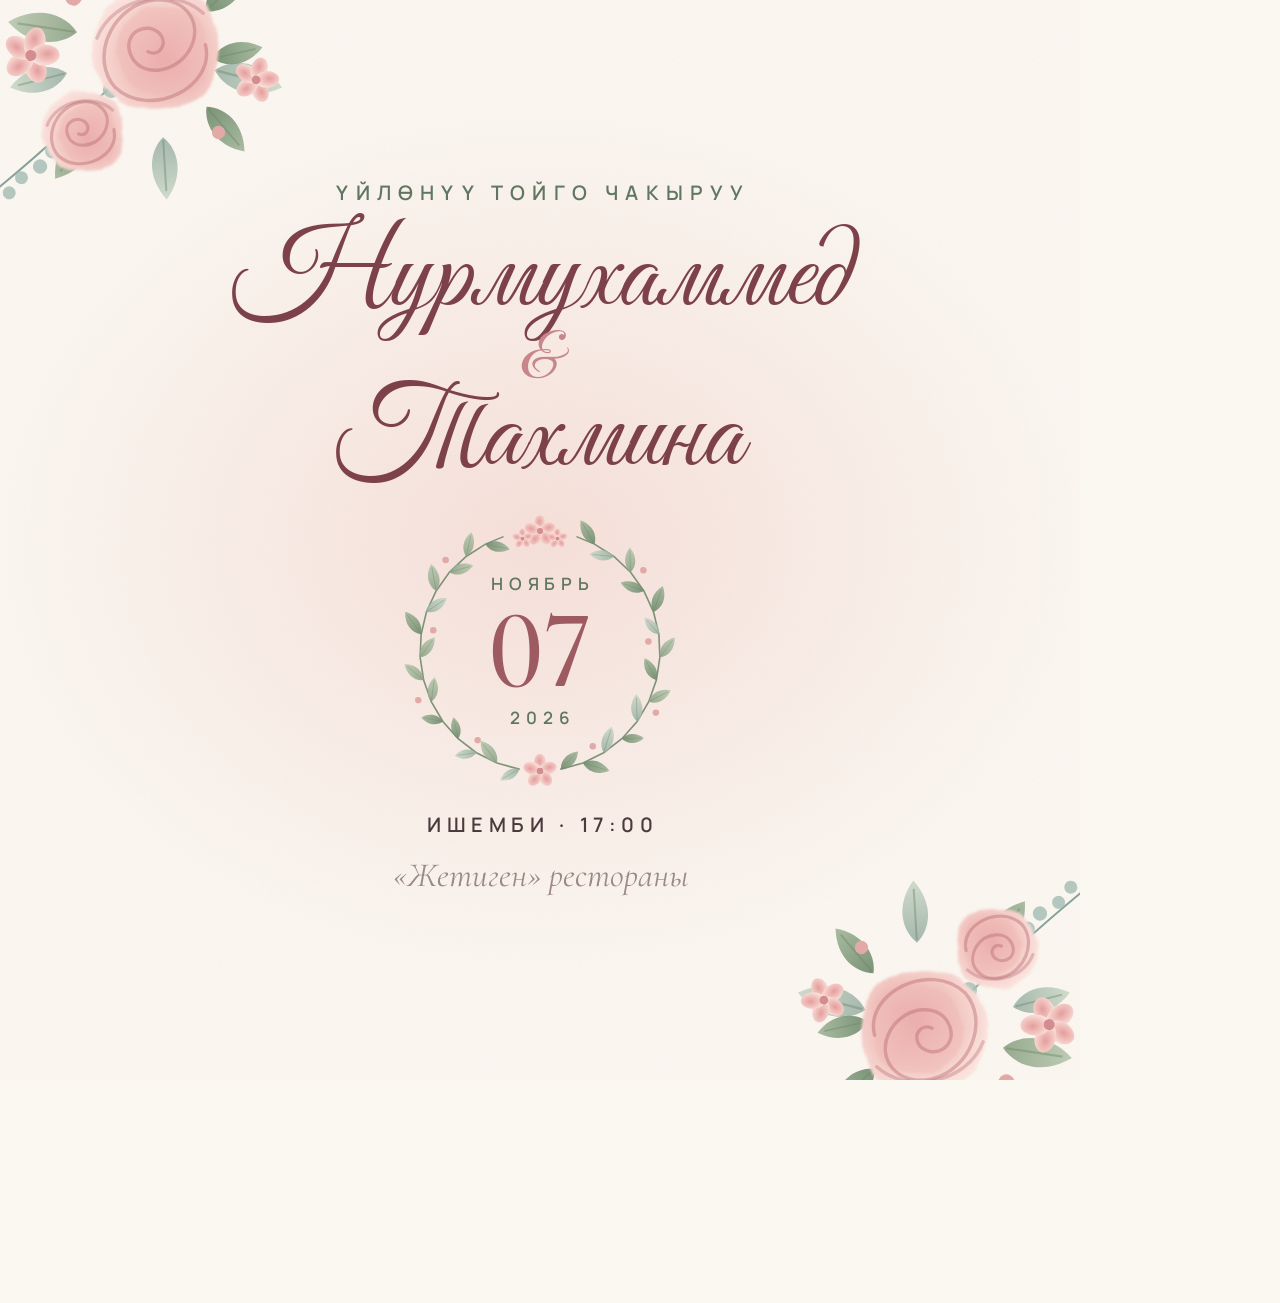
<file: og.html>
<!DOCTYPE html>
<!-- Шилтеме сүрөтү / Картинка для превью ссылки (assets/og.jpg, 1080×1080), вариант «Гүл».
     Пересоздать: открыть через локальный сервер и сделать скриншот 1080×1080 (README). -->
<html lang="ky">
<head>
  <meta charset="UTF-8">
  <title>OG</title>
  <link href="https://fonts.googleapis.com/css2?family=Cormorant+Garamond:ital,wght@0,500;1,400;1,500&family=Great+Vibes&family=Manrope:wght@600&display=swap" rel="stylesheet">
  <link rel="stylesheet" href="style.css">
  <style>
    html, body { width: 1080px; height: 1080px; margin: 0; overflow: hidden; }
    body { position: relative; display: flex; flex-direction: column; align-items: center; justify-content: center; text-align: center;
      background: radial-gradient(70% 55% at 50% 50%, rgba(243, 214, 208, .75), transparent 72%), var(--bg) var(--paper-tex); }
    .fl { position: absolute; width: 500px; aspect-ratio: 300 / 240; }
    .fl--tl { top: -150px; left: -175px; transform: rotate(160deg); }
    .fl--br { bottom: -150px; right: -175px; transform: rotate(-20deg); }
    .k { font-family: var(--sans); font-size: 20px; font-weight: 600; letter-spacing: .36em; padding-left: .36em; text-transform: uppercase; color: var(--sage-deep); }
    .n { display: flex; flex-direction: column; align-items: center; font-family: var(--script); line-height: 1; color: var(--rose-ink); margin: 14px 0 6px; }
    .n span { font-size: 112px; } .n i { font-style: normal; font-size: 64px; color: var(--rose); margin: -6px 0 -10px; }
    .w { position: relative; width: 300px; height: 300px; }
    .w svg { position: absolute; inset: 0; width: 100%; height: 100%; }
    .w div { position: absolute; inset: 0; display: flex; flex-direction: column; align-items: center; justify-content: center; }
    .w b { font-family: var(--sans); font-size: 17px; font-weight: 600; letter-spacing: .34em; padding-left: .34em; text-transform: uppercase; color: var(--sage-deep); }
    .w em { font-style: normal; font-family: var(--serif); font-size: 112px; font-weight: 500; line-height: .95; color: var(--rose-deep); }
    .t { margin-top: 8px; font-family: var(--sans); font-size: 20px; font-weight: 600; letter-spacing: .28em; padding-left: .28em; text-transform: uppercase; color: var(--ink); }
    .v { margin-top: 8px; font-family: var(--serif); font-style: italic; font-size: 34px; color: var(--muted); }
  </style>
</head>
<body>
  <svg width="0" height="0" style="position:absolute" aria-hidden="true">
    <defs>
      <radialGradient id="pt" cx="45%" cy="40%" r="60%"><stop offset="0" stop-color="#e49d9e"/><stop offset=".55" stop-color="#f1c3be"/><stop offset="1" stop-color="#fbe4df"/></radialGradient>
      <linearGradient id="lf1" x1="0" x2="1"><stop offset="0" stop-color="#8ea487"/><stop offset="1" stop-color="#b9c8b0"/></linearGradient>
      <linearGradient id="lf2" x1="0" x2="1"><stop offset="0" stop-color="#6f8a6c"/><stop offset="1" stop-color="#a3b79b"/></linearGradient>
      <linearGradient id="lf3" x1="0" x2="1"><stop offset="0" stop-color="#9db3a6"/><stop offset="1" stop-color="#cbd8c9"/></linearGradient>
      <linearGradient id="satin" x1="0" y1="0" x2="1" y2="1"><stop offset="0" stop-color="#f3cfca"/><stop offset=".3" stop-color="#d99a9b"/><stop offset=".55" stop-color="#f6dcd7"/><stop offset=".8" stop-color="#c98385"/><stop offset="1" stop-color="#e7b5b1"/></linearGradient>
      <filter id="wc" x="-25%" y="-25%" width="150%" height="150%"><feTurbulence type="fractalNoise" baseFrequency=".035" numOctaves="3" seed="4" result="n"/><feDisplacementMap in="SourceGraphic" in2="n" scale="8" xChannelSelector="R" yChannelSelector="G" result="d"/><feGaussianBlur in="d" stdDeviation=".7"/></filter>
      <symbol id="wreath" viewBox="0 0 240 240"><circle cx="120" cy="120" r="96" fill="none" stroke="#8fa38a" stroke-opacity=".0"/><path d="M103.3 214.5 L85.6 209.6 L69.1 201.4 L54.5 190.2 L42.3 176.4 L33 160.6 L26.9 143.2 L24.1 125 L24.9 106.6 L29.2 88.7 L36.9 72 L47.5 57 L60.9 44.4 L76.4 34.5 L90.3 28.7" fill="none" stroke="#7d9478" stroke-width="1.3" stroke-linecap="round"/><g transform="translate(103.3 214.5) rotate(149.9) scale(0.8)"><path d="M0 0 C 5 -5.5, 14 -6.5, 22 0 C 14 6.5, 5 5.5, 0 0 Z" fill="url(#lf3)" fill-opacity="0.9"/><path d="M1 0 L19 0" stroke="#6f8768" stroke-opacity=".45" stroke-width=".7" fill="none"/></g><g transform="translate(85.6 209.6) rotate(233.6) scale(1)"><path d="M0 0 C 5 -5.5, 14 -6.5, 22 0 C 14 6.5, 5 5.5, 0 0 Z" fill="url(#lf1)" fill-opacity="0.9"/><path d="M1 0 L19 0" stroke="#6f8768" stroke-opacity=".45" stroke-width=".7" fill="none"/></g><g transform="translate(69.1 201.4) rotate(172.4) scale(0.8)"><path d="M0 0 C 5 -5.5, 14 -6.5, 22 0 C 14 6.5, 5 5.5, 0 0 Z" fill="url(#lf3)" fill-opacity="0.9"/><path d="M1 0 L19 0" stroke="#6f8768" stroke-opacity=".45" stroke-width=".7" fill="none"/></g><circle cx="70.1" cy="191.3" r="2.6" fill="#e2a9a6"/><g transform="translate(54.5 190.2) rotate(257.6) scale(0.8)"><path d="M0 0 C 5 -5.5, 14 -6.5, 22 0 C 14 6.5, 5 5.5, 0 0 Z" fill="url(#lf2)" fill-opacity="0.9"/><path d="M1 0 L19 0" stroke="#6f8768" stroke-opacity=".45" stroke-width=".7" fill="none"/></g><g transform="translate(42.3 176.4) rotate(190.8) scale(0.8)"><path d="M0 0 C 5 -5.5, 14 -6.5, 22 0 C 14 6.5, 5 5.5, 0 0 Z" fill="url(#lf2)" fill-opacity="0.9"/><path d="M1 0 L19 0" stroke="#6f8768" stroke-opacity=".45" stroke-width=".7" fill="none"/></g><g transform="translate(33 160.6) rotate(277.7) scale(0.9)"><path d="M0 0 C 5 -5.5, 14 -6.5, 22 0 C 14 6.5, 5 5.5, 0 0 Z" fill="url(#lf1)" fill-opacity="0.9"/><path d="M1 0 L19 0" stroke="#6f8768" stroke-opacity=".45" stroke-width=".7" fill="none"/></g><circle cx="22.6" cy="159.3" r="2.6" fill="#e2a9a6"/><g transform="translate(26.9 143.2) rotate(219.6) scale(0.9)"><path d="M0 0 C 5 -5.5, 14 -6.5, 22 0 C 14 6.5, 5 5.5, 0 0 Z" fill="url(#lf1)" fill-opacity="0.9"/><path d="M1 0 L19 0" stroke="#6f8768" stroke-opacity=".45" stroke-width=".7" fill="none"/></g><g transform="translate(24.1 125) rotate(305.9) scale(0.9)"><path d="M0 0 C 5 -5.5, 14 -6.5, 22 0 C 14 6.5, 5 5.5, 0 0 Z" fill="url(#lf1)" fill-opacity="0.9"/><path d="M1 0 L19 0" stroke="#6f8768" stroke-opacity=".45" stroke-width=".7" fill="none"/></g><g transform="translate(24.9 106.6) rotate(234.6) scale(1)"><path d="M0 0 C 5 -5.5, 14 -6.5, 22 0 C 14 6.5, 5 5.5, 0 0 Z" fill="url(#lf2)" fill-opacity="0.9"/><path d="M1 0 L19 0" stroke="#6f8768" stroke-opacity=".45" stroke-width=".7" fill="none"/></g><circle cx="34.6" cy="103.4" r="2.6" fill="#e2a9a6"/><g transform="translate(29.2 88.7) rotate(326) scale(0.9)"><path d="M0 0 C 5 -5.5, 14 -6.5, 22 0 C 14 6.5, 5 5.5, 0 0 Z" fill="url(#lf3)" fill-opacity="0.9"/><path d="M1 0 L19 0" stroke="#6f8768" stroke-opacity=".45" stroke-width=".7" fill="none"/></g><g transform="translate(36.9 72) rotate(259.7) scale(1)"><path d="M0 0 C 5 -5.5, 14 -6.5, 22 0 C 14 6.5, 5 5.5, 0 0 Z" fill="url(#lf1)" fill-opacity="0.9"/><path d="M1 0 L19 0" stroke="#6f8768" stroke-opacity=".45" stroke-width=".7" fill="none"/></g><g transform="translate(47.5 57) rotate(344.2) scale(0.9)"><path d="M0 0 C 5 -5.5, 14 -6.5, 22 0 C 14 6.5, 5 5.5, 0 0 Z" fill="url(#lf1)" fill-opacity="0.9"/><path d="M1 0 L19 0" stroke="#6f8768" stroke-opacity=".45" stroke-width=".7" fill="none"/></g><circle cx="44.5" cy="47.1" r="2.6" fill="#e2a9a6"/><g transform="translate(60.9 44.4) rotate(282.5) scale(0.9)"><path d="M0 0 C 5 -5.5, 14 -6.5, 22 0 C 14 6.5, 5 5.5, 0 0 Z" fill="url(#lf1)" fill-opacity="0.9"/><path d="M1 0 L19 0" stroke="#6f8768" stroke-opacity=".45" stroke-width=".7" fill="none"/></g><g transform="translate(76.4 34.5) rotate(371.8) scale(0.9)"><path d="M0 0 C 5 -5.5, 14 -6.5, 22 0 C 14 6.5, 5 5.5, 0 0 Z" fill="url(#lf2)" fill-opacity="0.9"/><path d="M1 0 L19 0" stroke="#6f8768" stroke-opacity=".45" stroke-width=".7" fill="none"/></g><path d="M136.7 214.5 L154.4 209.6 L170.9 201.4 L185.5 190.2 L197.7 176.4 L207 160.6 L213.1 143.2 L215.9 125 L215.1 106.6 L210.8 88.7 L203.1 72 L192.5 57 L179.1 44.4 L163.6 34.5 L149.7 28.7" fill="none" stroke="#7d9478" stroke-width="1.3" stroke-linecap="round"/><g transform="translate(136.7 214.5) rotate(-45.8) scale(0.9)"><path d="M0 0 C 5 -5.5, 14 -6.5, 22 0 C 14 6.5, 5 5.5, 0 0 Z" fill="url(#lf2)" fill-opacity="0.9"/><path d="M1 0 L19 0" stroke="#6f8768" stroke-opacity=".45" stroke-width=".7" fill="none"/></g><g transform="translate(154.4 209.6) rotate(16.6) scale(1)"><path d="M0 0 C 5 -5.5, 14 -6.5, 22 0 C 14 6.5, 5 5.5, 0 0 Z" fill="url(#lf2)" fill-opacity="0.9"/><path d="M1 0 L19 0" stroke="#6f8768" stroke-opacity=".45" stroke-width=".7" fill="none"/></g><g transform="translate(170.9 201.4) rotate(-72.4) scale(1)"><path d="M0 0 C 5 -5.5, 14 -6.5, 22 0 C 14 6.5, 5 5.5, 0 0 Z" fill="url(#lf3)" fill-opacity="0.9"/><path d="M1 0 L19 0" stroke="#6f8768" stroke-opacity=".45" stroke-width=".7" fill="none"/></g><circle cx="162.2" cy="196.1" r="2.6" fill="#e2a9a6"/><g transform="translate(185.5 190.2) rotate(-1.6) scale(0.8)"><path d="M0 0 C 5 -5.5, 14 -6.5, 22 0 C 14 6.5, 5 5.5, 0 0 Z" fill="url(#lf2)" fill-opacity="0.9"/><path d="M1 0 L19 0" stroke="#6f8768" stroke-opacity=".45" stroke-width=".7" fill="none"/></g><g transform="translate(197.7 176.4) rotate(-91.7) scale(1)"><path d="M0 0 C 5 -5.5, 14 -6.5, 22 0 C 14 6.5, 5 5.5, 0 0 Z" fill="url(#lf3)" fill-opacity="0.9"/><path d="M1 0 L19 0" stroke="#6f8768" stroke-opacity=".45" stroke-width=".7" fill="none"/></g><g transform="translate(207 160.6) rotate(-27.6) scale(0.9)"><path d="M0 0 C 5 -5.5, 14 -6.5, 22 0 C 14 6.5, 5 5.5, 0 0 Z" fill="url(#lf1)" fill-opacity="0.9"/><path d="M1 0 L19 0" stroke="#6f8768" stroke-opacity=".45" stroke-width=".7" fill="none"/></g><circle cx="212.7" cy="169.3" r="2.6" fill="#e2a9a6"/><g transform="translate(213.1 143.2) rotate(-118.6) scale(0.9)"><path d="M0 0 C 5 -5.5, 14 -6.5, 22 0 C 14 6.5, 5 5.5, 0 0 Z" fill="url(#lf2)" fill-opacity="0.9"/><path d="M1 0 L19 0" stroke="#6f8768" stroke-opacity=".45" stroke-width=".7" fill="none"/></g><g transform="translate(215.9 125) rotate(-53.2) scale(0.9)"><path d="M0 0 C 5 -5.5, 14 -6.5, 22 0 C 14 6.5, 5 5.5, 0 0 Z" fill="url(#lf1)" fill-opacity="0.9"/><path d="M1 0 L19 0" stroke="#6f8768" stroke-opacity=".45" stroke-width=".7" fill="none"/></g><g transform="translate(215.1 106.6) rotate(-130.5) scale(0.8)"><path d="M0 0 C 5 -5.5, 14 -6.5, 22 0 C 14 6.5, 5 5.5, 0 0 Z" fill="url(#lf3)" fill-opacity="0.9"/><path d="M1 0 L19 0" stroke="#6f8768" stroke-opacity=".45" stroke-width=".7" fill="none"/></g><circle cx="206.7" cy="112.4" r="2.6" fill="#e2a9a6"/><g transform="translate(210.8 88.7) rotate(-70.1) scale(1)"><path d="M0 0 C 5 -5.5, 14 -6.5, 22 0 C 14 6.5, 5 5.5, 0 0 Z" fill="url(#lf2)" fill-opacity="0.9"/><path d="M1 0 L19 0" stroke="#6f8768" stroke-opacity=".45" stroke-width=".7" fill="none"/></g><g transform="translate(203.1 72) rotate(-159.9) scale(0.9)"><path d="M0 0 C 5 -5.5, 14 -6.5, 22 0 C 14 6.5, 5 5.5, 0 0 Z" fill="url(#lf2)" fill-opacity="0.9"/><path d="M1 0 L19 0" stroke="#6f8768" stroke-opacity=".45" stroke-width=".7" fill="none"/></g><g transform="translate(192.5 57) rotate(-92) scale(0.9)"><path d="M0 0 C 5 -5.5, 14 -6.5, 22 0 C 14 6.5, 5 5.5, 0 0 Z" fill="url(#lf1)" fill-opacity="0.9"/><path d="M1 0 L19 0" stroke="#6f8768" stroke-opacity=".45" stroke-width=".7" fill="none"/></g><circle cx="202.7" cy="55.4" r="2.6" fill="#e2a9a6"/><g transform="translate(179.1 44.4) rotate(-174.7) scale(0.9)"><path d="M0 0 C 5 -5.5, 14 -6.5, 22 0 C 14 6.5, 5 5.5, 0 0 Z" fill="url(#lf3)" fill-opacity="0.9"/><path d="M1 0 L19 0" stroke="#6f8768" stroke-opacity=".45" stroke-width=".7" fill="none"/></g><g transform="translate(163.6 34.5) rotate(-120.2) scale(1)"><path d="M0 0 C 5 -5.5, 14 -6.5, 22 0 C 14 6.5, 5 5.5, 0 0 Z" fill="url(#lf2)" fill-opacity="0.9"/><path d="M1 0 L19 0" stroke="#6f8768" stroke-opacity=".45" stroke-width=".7" fill="none"/></g><g transform="translate(120 24)"><ellipse cx="0" cy="-6.1" rx="4.6" ry="6.6" fill="url(#pt)" transform="rotate(0)"/><ellipse cx="0" cy="-6.1" rx="4.6" ry="6.6" fill="url(#pt)" transform="rotate(72)"/><ellipse cx="0" cy="-6.1" rx="4.6" ry="6.6" fill="url(#pt)" transform="rotate(144)"/><ellipse cx="0" cy="-6.1" rx="4.6" ry="6.6" fill="url(#pt)" transform="rotate(216)"/><ellipse cx="0" cy="-6.1" rx="4.6" ry="6.6" fill="url(#pt)" transform="rotate(288)"/><circle r="2.4" fill="#d38c8f"/></g><g transform="translate(106 30)"><ellipse cx="0" cy="-3.9" rx="2.9" ry="4.2" fill="url(#pt)" transform="rotate(0)"/><ellipse cx="0" cy="-3.9" rx="2.9" ry="4.2" fill="url(#pt)" transform="rotate(72)"/><ellipse cx="0" cy="-3.9" rx="2.9" ry="4.2" fill="url(#pt)" transform="rotate(144)"/><ellipse cx="0" cy="-3.9" rx="2.9" ry="4.2" fill="url(#pt)" transform="rotate(216)"/><ellipse cx="0" cy="-3.9" rx="2.9" ry="4.2" fill="url(#pt)" transform="rotate(288)"/><circle r="1.5" fill="#d38c8f"/></g><g transform="translate(134 30)"><ellipse cx="0" cy="-3.9" rx="2.9" ry="4.2" fill="url(#pt)" transform="rotate(0)"/><ellipse cx="0" cy="-3.9" rx="2.9" ry="4.2" fill="url(#pt)" transform="rotate(72)"/><ellipse cx="0" cy="-3.9" rx="2.9" ry="4.2" fill="url(#pt)" transform="rotate(144)"/><ellipse cx="0" cy="-3.9" rx="2.9" ry="4.2" fill="url(#pt)" transform="rotate(216)"/><ellipse cx="0" cy="-3.9" rx="2.9" ry="4.2" fill="url(#pt)" transform="rotate(288)"/><circle r="1.5" fill="#d38c8f"/></g><g transform="translate(120 216)"><ellipse cx="0" cy="-6.6" rx="5" ry="7.2" fill="url(#pt)" transform="rotate(0)"/><ellipse cx="0" cy="-6.6" rx="5" ry="7.2" fill="url(#pt)" transform="rotate(72)"/><ellipse cx="0" cy="-6.6" rx="5" ry="7.2" fill="url(#pt)" transform="rotate(144)"/><ellipse cx="0" cy="-6.6" rx="5" ry="7.2" fill="url(#pt)" transform="rotate(216)"/><ellipse cx="0" cy="-6.6" rx="5" ry="7.2" fill="url(#pt)" transform="rotate(288)"/><circle r="2.6" fill="#d38c8f"/></g></symbol>
      <symbol id="bouquet" viewBox="0 0 300 240"><path d="M120 100 Q 210 58 280 40" stroke="#86a29a" stroke-width="1.2" fill="none"/><circle cx="137.9" cy="90.1" r="4.9" fill="#a9c0b8" fill-opacity=".85"/><circle cx="147.9" cy="84.1" r="4.9" fill="#a9c0b8" fill-opacity=".85"/><circle cx="160.7" cy="78" r="4.6" fill="#a9c0b8" fill-opacity=".85"/><circle cx="170.7" cy="72" r="4.6" fill="#a9c0b8" fill-opacity=".85"/><circle cx="183.6" cy="67.5" r="4.3" fill="#a9c0b8" fill-opacity=".85"/><circle cx="193.6" cy="61.5" r="4.3" fill="#a9c0b8" fill-opacity=".85"/><circle cx="206.4" cy="59" r="3.9" fill="#a9c0b8" fill-opacity=".85"/><circle cx="216.4" cy="53" r="3.9" fill="#a9c0b8" fill-opacity=".85"/><circle cx="229.3" cy="52.3" r="3.6" fill="#a9c0b8" fill-opacity=".85"/><circle cx="239.3" cy="46.3" r="3.6" fill="#a9c0b8" fill-opacity=".85"/><circle cx="252.1" cy="47.2" r="3.3" fill="#a9c0b8" fill-opacity=".85"/><circle cx="262.1" cy="41.2" r="3.3" fill="#a9c0b8" fill-opacity=".85"/><path d="M100 110 Q 75 155.5 30 225" stroke="#86a29a" stroke-width="1.2" fill="none"/><circle cx="83.3" cy="127.2" r="4.8" fill="#a9c0b8" fill-opacity=".85"/><circle cx="93.3" cy="121.2" r="4.8" fill="#a9c0b8" fill-opacity=".85"/><circle cx="71.7" cy="142.7" r="4.5" fill="#a9c0b8" fill-opacity=".85"/><circle cx="81.7" cy="136.7" r="4.5" fill="#a9c0b8" fill-opacity=".85"/><circle cx="60" cy="160.5" r="4.1" fill="#a9c0b8" fill-opacity=".85"/><circle cx="70" cy="154.5" r="4.1" fill="#a9c0b8" fill-opacity=".85"/><circle cx="48.3" cy="181" r="3.7" fill="#a9c0b8" fill-opacity=".85"/><circle cx="58.3" cy="175" r="3.7" fill="#a9c0b8" fill-opacity=".85"/><circle cx="36.7" cy="203.8" r="3.4" fill="#a9c0b8" fill-opacity=".85"/><circle cx="46.7" cy="197.8" r="3.4" fill="#a9c0b8" fill-opacity=".85"/><g transform="translate(75.4 80) rotate(-145.6) scale(1.9)"><path d="M0 0 C 5 -5.5, 14 -6.5, 22 0 C 14 6.5, 5 5.5, 0 0 Z" fill="url(#lf3)" fill-opacity="0.92"/><path d="M1 0 L19 0" stroke="#6f8768" stroke-opacity=".45" stroke-width=".7" fill="none"/></g><g transform="translate(87.5 61) rotate(-110.3) scale(1.6)"><path d="M0 0 C 5 -5.5, 14 -6.5, 22 0 C 14 6.5, 5 5.5, 0 0 Z" fill="url(#lf2)" fill-opacity="0.92"/><path d="M1 0 L19 0" stroke="#6f8768" stroke-opacity=".45" stroke-width=".7" fill="none"/></g><g transform="translate(118.3 52.7) rotate(-73.5) scale(1.7)"><path d="M0 0 C 5 -5.5, 14 -6.5, 22 0 C 14 6.5, 5 5.5, 0 0 Z" fill="url(#lf3)" fill-opacity="0.92"/><path d="M1 0 L19 0" stroke="#6f8768" stroke-opacity=".45" stroke-width=".7" fill="none"/></g><g transform="translate(155 74) rotate(-34.6) scale(1.8)"><path d="M0 0 C 5 -5.5, 14 -6.5, 22 0 C 14 6.5, 5 5.5, 0 0 Z" fill="url(#lf2)" fill-opacity="0.92"/><path d="M1 0 L19 0" stroke="#6f8768" stroke-opacity=".45" stroke-width=".7" fill="none"/></g><g transform="translate(159.2 108.7) rotate(5.7) scale(1.6)"><path d="M0 0 C 5 -5.5, 14 -6.5, 22 0 C 14 6.5, 5 5.5, 0 0 Z" fill="url(#lf3)" fill-opacity="0.92"/><path d="M1 0 L19 0" stroke="#6f8768" stroke-opacity=".45" stroke-width=".7" fill="none"/></g><g transform="translate(145.2 129.6) rotate(28.5) scale(1.9)"><path d="M0 0 C 5 -5.5, 14 -6.5, 22 0 C 14 6.5, 5 5.5, 0 0 Z" fill="url(#lf1)" fill-opacity="0.92"/><path d="M1 0 L19 0" stroke="#6f8768" stroke-opacity=".45" stroke-width=".7" fill="none"/></g><g transform="translate(117.6 143.3) rotate(71.5) scale(1.5)"><path d="M0 0 C 5 -5.5, 14 -6.5, 22 0 C 14 6.5, 5 5.5, 0 0 Z" fill="url(#lf2)" fill-opacity="0.92"/><path d="M1 0 L19 0" stroke="#6f8768" stroke-opacity=".45" stroke-width=".7" fill="none"/></g><g transform="translate(90 134.6) rotate(108.9) scale(1.8)"><path d="M0 0 C 5 -5.5, 14 -6.5, 22 0 C 14 6.5, 5 5.5, 0 0 Z" fill="url(#lf1)" fill-opacity="0.92"/><path d="M1 0 L19 0" stroke="#6f8768" stroke-opacity=".45" stroke-width=".7" fill="none"/></g><g transform="translate(68.7 115) rotate(156.9) scale(1.6)"><path d="M0 0 C 5 -5.5, 14 -6.5, 22 0 C 14 6.5, 5 5.5, 0 0 Z" fill="url(#lf2)" fill-opacity="0.92"/><path d="M1 0 L19 0" stroke="#6f8768" stroke-opacity=".45" stroke-width=".7" fill="none"/></g><g transform="translate(74.3 87) rotate(187.4) scale(1.4)"><path d="M0 0 C 5 -5.5, 14 -6.5, 22 0 C 14 6.5, 5 5.5, 0 0 Z" fill="url(#lf2)" fill-opacity="0.92"/><path d="M1 0 L19 0" stroke="#6f8768" stroke-opacity=".45" stroke-width=".7" fill="none"/></g><g transform="translate(104 104)" filter="url(#wc)"><circle r="38" fill="url(#pt)"/><circle r="27.4" cx="-3" cy="-2.3" fill="#f0bcb8" fill-opacity=".55"/></g><g transform="translate(104 104) scale(1.3)" fill="none" stroke="#b5676f" stroke-opacity=".42" stroke-width="1.6" stroke-linecap="round"><path d="M-22 -6 C -20 -26, 14 -30, 24 -10 C 30 6, 14 24, -4 22 C -20 20, -26 4, -14 -6 C -4 -14, 12 -10, 12 2 C 12 12, 0 14, -4 6 C -6 0, 0 -4, 4 0"/><path d="M-26 8 C -18 24, 10 30, 24 14" stroke-opacity=".35"/></g><g transform="translate(162 72)" filter="url(#wc)"><circle r="25" fill="url(#pt)"/><circle r="18" cx="-2" cy="-1.5" fill="#f0bcb8" fill-opacity=".55"/></g><g transform="translate(162 72) scale(0.8)" fill="none" stroke="#b5676f" stroke-opacity=".42" stroke-width="2.4" stroke-linecap="round"><path d="M-22 -6 C -20 -26, 14 -30, 24 -10 C 30 6, 14 24, -4 22 C -20 20, -26 4, -14 -6 C -4 -14, 12 -10, 12 2 C 12 12, 0 14, -4 6 C -6 0, 0 -4, 4 0"/><path d="M-26 8 C -18 24, 10 30, 24 14" stroke-opacity=".35"/></g><g transform="translate(58 150)" filter="url(#wc)"><circle r="20" fill="url(#pt)"/><circle r="14.4" cx="-1.6" cy="-1.2" fill="#f0bcb8" fill-opacity=".55"/></g><g transform="translate(58 150) scale(0.7)" fill="none" stroke="#b5676f" stroke-opacity=".42" stroke-width="3" stroke-linecap="round"><path d="M-22 -6 C -20 -26, 14 -30, 24 -10 C 30 6, 14 24, -4 22 C -20 20, -26 4, -14 -6 C -4 -14, 12 -10, 12 2 C 12 12, 0 14, -4 6 C -6 0, 0 -4, 4 0"/><path d="M-26 8 C -18 24, 10 30, 24 14" stroke-opacity=".35"/></g><g transform="translate(176 126)"><ellipse cx="0" cy="-8.2" rx="6.3" ry="9" fill="url(#pt)" transform="rotate(0)"/><ellipse cx="0" cy="-8.2" rx="6.3" ry="9" fill="url(#pt)" transform="rotate(72)"/><ellipse cx="0" cy="-8.2" rx="6.3" ry="9" fill="url(#pt)" transform="rotate(144)"/><ellipse cx="0" cy="-8.2" rx="6.3" ry="9" fill="url(#pt)" transform="rotate(216)"/><ellipse cx="0" cy="-8.2" rx="6.3" ry="9" fill="url(#pt)" transform="rotate(288)"/><circle r="3.3" fill="#d38c8f"/></g><g transform="translate(54 66)"><ellipse cx="0" cy="-6.6" rx="5" ry="7.2" fill="url(#pt)" transform="rotate(0)"/><ellipse cx="0" cy="-6.6" rx="5" ry="7.2" fill="url(#pt)" transform="rotate(72)"/><ellipse cx="0" cy="-6.6" rx="5" ry="7.2" fill="url(#pt)" transform="rotate(144)"/><ellipse cx="0" cy="-6.6" rx="5" ry="7.2" fill="url(#pt)" transform="rotate(216)"/><ellipse cx="0" cy="-6.6" rx="5" ry="7.2" fill="url(#pt)" transform="rotate(288)"/><circle r="2.6" fill="#d38c8f"/></g><circle cx="140" cy="150" r="5" fill="#e2a9a6"/><circle cx="150" cy="158" r="3.6" fill="#e2a9a6"/><circle cx="86" cy="44" r="4" fill="#e2a9a6"/></symbol>
      <!-- Бутак (ар бир бөлүмдүн үстүндө) / Веточка над разделами -->
      <symbol id="horn" viewBox="0 0 120 64">
        <g fill="none" stroke="#7d9478" stroke-width="1.3" stroke-linecap="round"><path d="M10 34 C 34 26, 46 30, 60 32 C 74 30, 86 26, 110 34"/></g>
        <g fill="url(#lf1)"><path d="M24 30 c 4 -8 12 -10 18 -8 c -4 7 -11 10 -18 8z"/><path d="M36 33 c 6 4 8 10 6 15 c -6 -3 -8 -9 -6 -15z"/><path d="M96 30 c -4 -8 -12 -10 -18 -8 c 4 7 11 10 18 8z"/><path d="M84 33 c -6 4 -8 10 -6 15 c 6 -3 8 -9 6 -15z"/></g>
        <g transform="translate(60 30)" fill="url(#pt)"><ellipse cy="-6" rx="4.4" ry="6.4"/><ellipse cy="-6" rx="4.4" ry="6.4" transform="rotate(72)"/><ellipse cy="-6" rx="4.4" ry="6.4" transform="rotate(144)"/><ellipse cy="-6" rx="4.4" ry="6.4" transform="rotate(216)"/><ellipse cy="-6" rx="4.4" ry="6.4" transform="rotate(288)"/><circle r="2.4" fill="#c97a80"/></g>
      </symbol>
      <symbol id="corner" viewBox="0 0 80 80">
        <path d="M6 74 C 8 40, 30 10, 74 6" fill="none" stroke="#7d9478" stroke-width="1.2" stroke-linecap="round"/>
        <g fill="url(#lf1)"><path d="M14 46 c -8 -4 -10 -12 -8 -18 c 7 3 10 10 8 18z"/><path d="M28 24 c -2 -9 2 -16 8 -18 c 2 8 -1 14 -8 18z"/><path d="M50 12 c 3 -8 10 -10 16 -9 c -3 7 -9 10 -16 9z"/></g>
        <circle cx="10" cy="60" r="3" fill="#e2a9a6"/><circle cx="62" cy="9" r="2.4" fill="#e2a9a6"/>
      </symbol>
      <!-- Бант / Бант -->
      <symbol id="bow" viewBox="0 0 200 150">
        <g fill="url(#satin)" stroke="#b9787b" stroke-opacity=".35" stroke-width="1">
          <path d="M95 66 L 58 136 L 71 130 L 78 145 L 107 70 Z"/>
          <path d="M105 66 L 142 136 L 129 130 L 122 145 L 93 70 Z"/>
          <path d="M100 60 C 78 26, 28 6, 18 36 C 10 62, 60 78, 100 60 Z"/>
          <path d="M100 60 C 122 26, 172 6, 182 36 C 190 62, 140 78, 100 60 Z"/>
        </g>
        <g fill="none" stroke="#b9787b" stroke-opacity=".45" stroke-width="1.2" stroke-linecap="round"><path d="M98 58 C 80 40, 48 28, 34 38"/><path d="M102 58 C 120 40, 152 28, 166 38"/><path d="M96 62 C 72 64, 46 60, 30 50"/><path d="M104 62 C 128 64, 154 60, 170 50"/></g>
        <rect x="88" y="47" width="24" height="27" rx="9" fill="url(#satin)" stroke="#b9787b" stroke-opacity=".5"/>
        <path d="M93 54 C 99 50, 104 52, 108 56" fill="none" stroke="#fff" stroke-opacity=".6" stroke-width="1.4" stroke-linecap="round"/>
      </symbol>
      <symbol id="i-clock" viewBox="0 0 24 24"><g fill="none" stroke="currentColor" stroke-width="1.4" stroke-linecap="round" stroke-linejoin="round"><circle cx="12" cy="12" r="9"/><path d="M12 7v5l3.2 2"/></g></symbol>
      <symbol id="i-flower" viewBox="0 0 24 24"><g fill="none" stroke="currentColor" stroke-width="1.3" stroke-linecap="round"><ellipse cx="12" cy="4.6" rx="2.9" ry="3.9"/><ellipse cx="12" cy="4.6" rx="2.9" ry="3.9" transform="rotate(72 12 10)"/><ellipse cx="12" cy="4.6" rx="2.9" ry="3.9" transform="rotate(144 12 10)"/><ellipse cx="12" cy="4.6" rx="2.9" ry="3.9" transform="rotate(216 12 10)"/><ellipse cx="12" cy="4.6" rx="2.9" ry="3.9" transform="rotate(288 12 10)"/><circle cx="12" cy="10" r="1.8"/><path d="M12 17v6M12 20.5c1.5-1.8 3.2-2.2 4.5-1.8"/></g></symbol>
      <symbol id="i-camera" viewBox="0 0 24 24"><g fill="none" stroke="currentColor" stroke-width="1.4" stroke-linecap="round" stroke-linejoin="round"><rect x="3" y="7" width="18" height="13" rx="3"/><path d="M8.5 7l1.4-2.5h4.2L15.5 7"/><circle cx="12" cy="13.5" r="3.6"/></g></symbol>
      <symbol id="i-heart" viewBox="0 0 24 24"><path fill="none" stroke="currentColor" stroke-width="1.4" stroke-linejoin="round" d="M12 20s-7.5-4.6-7.5-10.2A4.2 4.2 0 0 1 12 7.4a4.2 4.2 0 0 1 7.5 2.4C19.5 15.4 12 20 12 20z"/></symbol>
      <symbol id="i-rings" viewBox="0 0 24 24"><g fill="none" stroke="currentColor" stroke-width="1.4"><circle cx="9" cy="14" r="5.5"/><circle cx="15" cy="14" r="5.5"/><path d="M7.5 5.5 9 3.5l1.5 2" stroke-linejoin="round"/></g></symbol>
      <symbol id="i-letter" viewBox="0 0 24 24"><g fill="none" stroke="currentColor" stroke-width="1.4" stroke-linejoin="round"><rect x="3" y="6" width="18" height="13" rx="2"/><path d="M3.5 7l8.5 6.5L20.5 7"/></g></symbol>
      <symbol id="i-gift" viewBox="0 0 24 24"><g fill="none" stroke="currentColor" stroke-width="1.4" stroke-linejoin="round"><rect x="4" y="10" width="16" height="10" rx="1"/><rect x="3" y="7" width="18" height="3" rx="1"/><path d="M12 7v13M12 7c-1.5-3.5-6-3.5-5 0M12 7c1.5-3.5 6-3.5 5 0"/></g></symbol>
      <symbol id="i-music" viewBox="0 0 24 24"><g fill="none" stroke="currentColor" stroke-width="1.4" stroke-linecap="round"><path d="M9 18V6l10-2v12"/><circle cx="7" cy="18" r="2"/><circle cx="17" cy="16" r="2"/></g></symbol>
      <symbol id="i-dress" viewBox="0 0 24 24"><path fill="none" stroke="currentColor" stroke-width="1.4" stroke-linejoin="round" d="M9.5 3h5l-1 4.5L18 20.5H6l4.5-13z"/></symbol>
      <symbol id="i-pin" viewBox="0 0 24 24"><g fill="none" stroke="currentColor" stroke-width="1.4" stroke-linejoin="round"><path d="M12 21s-7-6.2-7-11a7 7 0 0 1 14 0c0 4.8-7 11-7 11z"/><circle cx="12" cy="10" r="2.5"/></g></symbol>
      <symbol id="i-cal" viewBox="0 0 24 24"><g fill="none" stroke="currentColor" stroke-width="1.4" stroke-linecap="round"><rect x="3" y="5" width="18" height="16" rx="2"/><path d="M3 10h18M8 3v4M16 3v4"/></g></symbol>
      <symbol id="i-send" viewBox="0 0 24 24"><path fill="none" stroke="currentColor" stroke-width="1.4" stroke-linejoin="round" d="M21 3 10 14M21 3l-7 18-4-7-7-4z"/></symbol>
    </defs>
  </svg>
  <svg class="fl fl--tl" viewBox="0 0 300 240"><use href="#bouquet"/></svg>
  <svg class="fl fl--br" viewBox="0 0 300 240"><use href="#bouquet"/></svg>
  <p class="k">Үйлөнүү тойго чакыруу</p>
  <p class="n"><span id="g"></span><i>&amp;</i><span id="b"></span></p>
  <div class="w"><svg viewBox="0 0 240 240"><use href="#wreath"/></svg><div><b id="mon"></b><em id="day"></em><b id="yr"></b></div></div>
  <p class="t"><span id="wd"></span> · <span id="tm"></span></p>
  <p class="v" id="venue"></p>
  <script src="config.js"></script>
  <script>
    const C = window.WEDDING, [Y, M, D] = C.date.split("-").map(Number);
    const set = (id, v) => (document.getElementById(id).textContent = v);
    set("g", C.groom); set("b", C.bride); set("day", String(D).padStart(2, "0")); set("yr", Y); set("tm", C.timeStart); set("venue", C.venueName);
    set("mon", ["Январь", "Февраль", "Март", "Апрель", "Май", "Июнь", "Июль", "Август", "Сентябрь", "Октябрь", "Ноябрь", "Декабрь"][M - 1]);
    set("wd", ["Жекшемби", "Дүйшөмбү", "Шейшемби", "Шаршемби", "Бейшемби", "Жума", "Ишемби"][new Date(Y, M - 1, D).getDay()]);
  </script>
</body>
</html>
</file>
<file: style.css>
/* =====================================================================
   Вариант 2 — «Гүл»: пудра, шалфей, акварельные цветы, атласная лента
   ===================================================================== */
:root {
  --bg: #fbf7f1;
  --bg-2: #f7ede7;
  --blush: #f3dfda;
  --paper: #fffdfa;
  --rose: #c7868a;
  --rose-deep: #9e5a61;
  --rose-ink: #7d4249;
  --sage: #8fa38a;
  --sage-deep: #5f7660;
  --gold: #c2a36b;
  --ink: #4b3a3c;
  --muted: #9a8a86;
  --line: rgba(158, 90, 97, .2);
  --serif: "Cormorant Garamond", Georgia, "Times New Roman", serif;
  --script: "Great Vibes", "Cormorant Garamond", cursive;
  --sans: "Manrope", system-ui, -apple-system, "Segoe UI", Roboto, sans-serif;
  --ease: cubic-bezier(.2, .7, .2, 1);
  --dust-rgb: 214, 150, 150;
  --confetti: #e8b4b0, #f3d2cc, #c7868a, #a9c0b8, #8fa38a, #e7cd92;
  --petal-colors: #f3c9c4, #eab3b0, #f7dcd6, #e9c4bd, #f0d0c8;
  --paper-tex: url("data:image/svg+xml,%3Csvg xmlns='http://www.w3.org/2000/svg' width='180' height='180'%3E%3Cfilter id='n'%3E%3CfeTurbulence type='fractalNoise' baseFrequency='.7' numOctaves='3' stitchTiles='stitch'/%3E%3CfeColorMatrix values='0 0 0 0 .55 0 0 0 0 .4 0 0 0 0 .38 0 0 0 .05 0'/%3E%3C/filter%3E%3Crect width='100%25' height='100%25' filter='url(%23n)'/%3E%3C/svg%3E");
}

* { box-sizing: border-box; }
html { scroll-behavior: smooth; -webkit-text-size-adjust: 100%; background: var(--bg); overflow-x: hidden; }
body {
  margin: 0; min-height: 100vh;
  font-family: var(--serif); font-size: 20px; line-height: 1.6; font-variant-numeric: lining-nums;
  color: var(--ink); background: var(--bg) var(--paper-tex);
  overflow-x: hidden; -webkit-font-smoothing: antialiased;
}
body.locked { overflow: hidden; height: 100vh; }
h1, h2, h3, p { margin: 0; font-weight: 400; }
a { color: inherit; }
button { font: inherit; color: inherit; }
svg use { pointer-events: none; }

/* ---------- Баскычтар / Кнопки ---------- */
.btn {
  position: relative; display: inline-flex; align-items: center; justify-content: center; gap: .7em;
  padding: 15px 30px; border-radius: 999px; border: 1px solid transparent;
  font-family: var(--sans); font-size: 12.5px; font-weight: 600; letter-spacing: .18em; text-transform: uppercase;
  text-decoration: none; cursor: pointer; overflow: hidden; -webkit-tap-highlight-color: transparent;
  transition: transform .35s var(--ease), box-shadow .35s, background-color .35s, color .35s, border-color .35s;
}
.btn > * { position: relative; z-index: 1; }
.btn__ic { width: 18px; height: 18px; flex: none; }
.btn--gold { color: #fff; background: linear-gradient(120deg, #b97077, var(--rose) 50%, #d79d9f); box-shadow: 0 12px 26px -10px rgba(158, 90, 97, .6); }
.btn--gold::after { content: ""; position: absolute; inset: 0; background: linear-gradient(110deg, transparent 35%, rgba(255, 255, 255, .45) 50%, transparent 65%); transform: translateX(-120%); animation: shine 5s ease-in-out 1.5s infinite; }
@keyframes shine { 0%, 60% { transform: translateX(-120%); } 85%, 100% { transform: translateX(120%); } }
.btn--gold:hover { transform: translateY(-2px); }
.btn--gold:disabled { opacity: .65; cursor: wait; }
.btn--line { color: var(--rose-deep); border-color: var(--rose); background: rgba(255, 255, 255, .6); }
.btn--line:hover { background: var(--rose); color: #fff; transform: translateY(-2px); }
.btn--small { padding: 11px 22px; font-size: 11px; }
.btn--wide { width: 100%; }
.btn-row { display: flex; flex-wrap: wrap; gap: 12px; justify-content: center; }
.btn:focus-visible, .choice input:focus-visible + .choice__box, .stepper__btn:focus-visible, .bow:focus-visible { outline: 2px solid var(--rose); outline-offset: 3px; }
.ripple { position: absolute; border-radius: 50%; background: rgba(255, 255, 255, .5); transform: scale(0); animation: ripple .8s ease-out forwards; pointer-events: none; }
@keyframes ripple { to { transform: scale(2.4); opacity: 0; } }

/* ---------- Мукаба: лента / Обложка: лента и бант ---------- */
.intro { touch-action: none;
  --ry: 57%;
  position: fixed; inset: 0; z-index: 100; overflow: hidden; text-align: center;
  background: radial-gradient(90% 60% at 50% 40%, #fffdf9 0%, var(--bg) 60%, var(--bg-2) 100%), var(--paper-tex);
  box-shadow: 0 30px 60px rgba(75, 58, 60, .25);
}
.intro.is-open { transform: translateY(-104%); transition: transform 1s cubic-bezier(.7, 0, .3, 1) .55s; }
.intro.is-hidden { visibility: hidden; pointer-events: none; }
.intro__dust { position: absolute; inset: 0; width: 100%; height: 100%; pointer-events: none; }
.flora { position: absolute; width: min(78vw, 420px); height: auto; aspect-ratio: 300 / 240; pointer-events: none; transition: transform 1.2s var(--ease), opacity 1s; }
.flora--tl { top: -6%; left: -18%; transform: rotate(160deg); animation: sway 9s ease-in-out infinite alternate; }
.flora--br { bottom: -7%; right: -20%; transform: rotate(-20deg); animation: sway 10s ease-in-out infinite alternate-reverse; }
@keyframes sway { to { rotate: 3deg; } }
.intro__top { position: absolute; left: 16px; right: 16px; bottom: calc(100% - var(--ry) + 74px); display: flex; flex-direction: column; align-items: center; transition: opacity .6s, transform .8s var(--ease); }
.intro__bottom { position: absolute; left: 16px; right: 16px; top: calc(var(--ry) + 136px); transition: opacity .6s, transform .8s var(--ease); }
.intro__guest { font-family: var(--serif); font-style: italic; font-weight: 500; font-size: clamp(24px, 6.6vw, 30px); color: var(--rose); margin-bottom: 4px; animation: rise 1.2s var(--ease) .2s both; }
.intro__kicker { font-family: var(--sans); font-size: 11px; font-weight: 600; letter-spacing: .34em; text-transform: uppercase; color: var(--sage-deep); animation: rise 1.2s var(--ease) .35s both; }
.intro__names { display: flex; flex-direction: column; align-items: center; margin-top: 12px; font-family: var(--script); font-size: clamp(44px, 13vw, 66px); line-height: 1.02; color: var(--rose-ink); animation: rise 1.2s var(--ease) .55s both; }
.intro__names i { font-style: normal; font-size: .55em; color: var(--rose); line-height: .9; }
.intro__date { font-family: var(--sans); font-size: 12px; font-weight: 600; letter-spacing: .4em; color: var(--rose-deep); padding-left: .4em; animation: rise 1.2s var(--ease) .8s both; }
.intro__tap { margin-top: 18px; font-family: var(--sans); font-size: 10.5px; letter-spacing: .3em; text-transform: uppercase; color: var(--muted); animation: rise 1.2s var(--ease) 1s both; }
.intro__tap span { display: inline-block; animation: breathe 2.4s ease-in-out 2.2s infinite; }
@keyframes rise { from { opacity: 0; transform: translateY(16px); } }
@keyframes breathe { 50% { opacity: .4; } }
.ribbon { position: absolute; left: 0; right: 0; top: var(--ry); height: 46px; margin-top: -23px; display: flex; pointer-events: none; }
.ribbon__half {
  flex: 1; background: linear-gradient(180deg, #e6aeab 0%, #f7dcd7 30%, #d99a9b 55%, #c98385 78%, #e3aca9 100%);
  box-shadow: 0 6px 14px rgba(158, 90, 97, .22); transition: transform 1s cubic-bezier(.7, 0, .3, 1) .15s;
}
.ribbon__half::after { content: ""; display: block; height: 100%; background: linear-gradient(90deg, transparent, rgba(255, 255, 255, .35) 50%, transparent); background-size: 240px 100%; animation: satin 6s linear infinite; }
.ribbon__half--r::after { animation-direction: reverse; }
@keyframes satin { from { background-position: -240px 0; } to { background-position: 100vw 0; } }
.bow {
  position: absolute; left: 50%; top: var(--ry); width: 190px; height: 142px; margin: -57px 0 0 -95px; padding: 0;
  border: 0; background: none; cursor: pointer; filter: drop-shadow(0 10px 14px rgba(158, 90, 97, .3));
  animation: bowIn 1.1s cubic-bezier(.3, 1.4, .5, 1) .6s both, bowPulse 2.8s ease-in-out 2.4s infinite; -webkit-tap-highlight-color: transparent;
}
.bow svg { width: 100%; height: 100%; }
@keyframes bowIn { from { opacity: 0; transform: scale(.4) rotate(-20deg); } }
@keyframes bowPulse { 50% { transform: scale(1.06); } }
.intro.is-open .bow { animation: bowOut .7s var(--ease) forwards; }
@keyframes bowOut { 30% { transform: scale(1.12) rotate(4deg); } 100% { transform: scale(.2) rotate(-30deg) translateY(-80px); opacity: 0; } }
.intro.is-open .ribbon__half--l { transform: translateX(-104%); }
.intro.is-open .ribbon__half--r { transform: translateX(104%); }
.intro.is-open .intro__top { opacity: 0; transform: translateY(-20px); }
.intro.is-open .intro__bottom { opacity: 0; transform: translateY(20px); }

/* ---------- Үстүңкү баскычтар / Верхние кнопки ---------- */
.lang { position: fixed; top: max(14px, env(safe-area-inset-top)); left: 14px; z-index: 120; display: flex; padding: 3px; border-radius: 999px; background: rgba(255, 253, 250, .85); border: 1px solid var(--line); box-shadow: 0 6px 16px rgba(158, 90, 97, .14); -webkit-backdrop-filter: blur(8px); backdrop-filter: blur(8px); }
.lang button { border: 0; background: none; color: var(--rose-deep); font-family: var(--sans); font-size: 11px; font-weight: 600; letter-spacing: .14em; padding: 7px 11px; border-radius: 999px; cursor: pointer; transition: background .3s, color .3s; }
.lang button.is-active { background: var(--rose); color: #fff; }
.music-btn { position: fixed; top: max(14px, env(safe-area-inset-top)); right: 14px; z-index: 120; width: 44px; height: 44px; border-radius: 50%; display: grid; place-items: center; cursor: pointer; border: 1px solid var(--line); background: rgba(255, 253, 250, .85); box-shadow: 0 6px 16px rgba(158, 90, 97, .14); -webkit-backdrop-filter: blur(8px); backdrop-filter: blur(8px); opacity: 0; transform: scale(.7); pointer-events: none; transition: opacity .5s, transform .5s var(--ease); }
.music-btn.is-visible { opacity: 1; transform: none; pointer-events: auto; }
.music-btn__bars { display: flex; align-items: flex-end; gap: 3px; height: 16px; }
.music-btn__bars i { width: 3px; height: 4px; background: var(--rose); border-radius: 2px; }
.music-btn.is-playing .music-btn__bars i { animation: bar 1s ease-in-out infinite; }
.music-btn.is-playing .music-btn__bars i:nth-child(2) { animation-delay: -.3s; }
.music-btn.is-playing .music-btn__bars i:nth-child(3) { animation-delay: -.6s; }
.music-btn.is-playing .music-btn__bars i:nth-child(4) { animation-delay: -.15s; }
@keyframes bar { 50% { height: 16px; } }
.progress { position: fixed; top: 0; left: 0; right: 0; height: 2px; z-index: 110; background: linear-gradient(90deg, var(--sage), var(--rose)); transform-origin: 0 50%; transform: scaleX(var(--sp, 0)); }
.fx { position: fixed; inset: 0; width: 100%; height: 100%; z-index: 90; pointer-events: none; }
.petals { position: fixed; inset: 0; width: 100%; height: 100%; z-index: 60; pointer-events: none; }

/* ---------- Башкы экран / Главный экран ---------- */
.hero {
  position: relative; min-height: 100vh; min-height: 100svh; overflow: hidden;
  display: flex; flex-direction: column; align-items: center; justify-content: center;
  padding: max(76px, calc(env(safe-area-inset-top) + 64px)) 18px 76px; text-align: center;
  background: radial-gradient(80% 50% at 50% 45%, rgba(243, 214, 208, .7), transparent 70%);
}
.hero__dust { position: absolute; inset: 0; width: 100%; height: 100%; pointer-events: none; }
.hero__flora { position: absolute; width: min(70vw, 400px); aspect-ratio: 300 / 240; pointer-events: none; opacity: 0; transition: opacity 1.4s ease .3s, transform 1.6s var(--ease) .3s; }
.hero__flora--tr { top: -40px; right: -26%; transform: rotate(200deg) translateY(30px); }
.hero__flora--bl { bottom: -50px; left: -26%; transform: rotate(10deg) translateY(30px); }
body.opened .hero__flora--tr { opacity: 1; transform: rotate(200deg); }
body.opened .hero__flora--bl { opacity: 1; transform: rotate(10deg); }
.hero__in { position: relative; z-index: 1; display: flex; flex-direction: column; align-items: center; }
.arch__inner > * { opacity: 0; transform: translateY(14px); }
body.opened .arch__inner > * { opacity: 1; transform: none; transition: opacity 1s ease calc(.3s + var(--n, 0) * .14s), transform 1.1s var(--ease) calc(.3s + var(--n, 0) * .14s); }
.arch__photo { width: min(56vw, 230px); aspect-ratio: 3 / 4; border-radius: 999px 999px 999px 999px / 60% 60% 40% 40%; margin-bottom: 14px; background: var(--hero-img) center / cover no-repeat; box-shadow: 0 0 0 6px var(--paper), 0 0 0 7px var(--rose), 0 20px 40px rgba(158, 90, 97, .25); }
.hero__guest { font-family: var(--serif); font-style: italic; font-weight: 500; font-size: clamp(23px, 6.2vw, 28px); color: var(--rose); line-height: 1.2; margin-bottom: 4px; }
.hero__kicker { font-family: var(--sans); font-size: 11px; font-weight: 600; letter-spacing: .36em; text-transform: uppercase; color: var(--sage-deep); padding-left: .36em; }
.hero__names { display: flex; flex-direction: column; align-items: center; margin: 8px 0 6px; font-family: var(--script); line-height: 1; color: var(--rose-ink); }
.hero__name { font-size: clamp(50px, 14.6vw, 76px); white-space: nowrap; }
.hero__amp { font-size: clamp(30px, 8vw, 42px); color: var(--rose); margin: -4px 0 -6px; }
.wreath { position: relative; width: min(62vw, 250px); aspect-ratio: 1; margin: 6px 0 4px; }
.wreath__svg { position: absolute; inset: 0; width: 100%; height: 100%; animation: spinSlow 120s linear infinite; }
@keyframes spinSlow { to { transform: rotate(360deg); } }
.wreath__date { position: absolute; inset: 0; display: flex; flex-direction: column; align-items: center; justify-content: center; }
.wreath__month, .wreath__year { font-family: var(--sans); font-size: 11px; font-weight: 600; letter-spacing: .34em; text-transform: uppercase; color: var(--sage-deep); padding-left: .34em; }
.wreath__day { font-size: clamp(64px, 18vw, 86px); font-weight: 500; line-height: .95; color: var(--rose-deep); margin: 2px 0; }
.hero__when { font-family: var(--sans); font-size: 12px; font-weight: 600; letter-spacing: .26em; text-transform: uppercase; color: var(--ink); margin-top: 6px; }
.hero__venue { margin-top: 6px; font-style: italic; font-size: 20px; color: var(--muted); }
.scroll-hint { position: absolute; bottom: max(18px, env(safe-area-inset-bottom)); left: 50%; width: 24px; height: 38px; margin-left: -12px; border: 1px solid var(--rose); border-radius: 14px; opacity: 0; transition: opacity 1s 1.6s; }
.scroll-hint span { position: absolute; top: 7px; left: 50%; width: 3px; height: 8px; margin-left: -1.5px; border-radius: 2px; background: var(--rose); animation: wheel 2s ease-in-out infinite; }
body.opened .scroll-hint { opacity: 1; }
@keyframes wheel { 0% { opacity: 0; transform: translateY(0); } 30% { opacity: 1; } 100% { opacity: 0; transform: translateY(12px); } }

/* ---------- Бөлүмдөр / Разделы ---------- */
.sec { position: relative; padding: 76px 0; text-align: center; overflow-x: clip; }
.sec--date, .sec--hosts { background: linear-gradient(transparent, rgba(243, 223, 218, .55)); }
.sec--notes { background: rgba(243, 223, 218, .55); }
.sec--rsvp { background: linear-gradient(rgba(243, 223, 218, .55), transparent); padding-bottom: 110px; }
.wrap { width: min(620px, 100% - 36px); margin: 0 auto; }
.orn { display: block; width: 92px; height: 50px; margin: 0 auto 8px; }
.kicker { font-family: var(--sans); font-size: 11px; font-weight: 600; letter-spacing: .34em; text-transform: uppercase; color: var(--sage-deep); padding-left: .34em; }
.title { font-family: var(--serif); font-style: italic; font-weight: 500; font-size: clamp(34px, 9vw, 48px); line-height: 1.15; color: var(--rose-ink); margin: 8px 0 12px; }
.sub { font-size: 20px; color: var(--muted); }
.sub strong { color: var(--rose-deep); font-weight: 600; }
.card { position: relative; background: var(--paper); border: 1px solid var(--line); border-radius: 20px; box-shadow: 0 24px 50px -28px rgba(158, 90, 97, .35); }
.card__corner { position: absolute; width: 46px; height: 46px; pointer-events: none; }
.card__corner--tl { top: 6px; left: 6px; }
.card__corner--tr { top: 6px; right: 6px; transform: scaleX(-1); }
.card__corner--bl { bottom: 6px; left: 6px; transform: scaleY(-1); }
.card__corner--br { bottom: 6px; right: 6px; transform: scale(-1, -1); }
.invite-card { margin-top: 24px; padding: 44px 28px; }
.lead { font-size: 21.5px; line-height: 1.7; }
.word { display: inline-block; opacity: 0; filter: blur(6px); transform: translateY(8px); transition: opacity .7s ease, filter .7s ease, transform .7s var(--ease); transition-delay: calc(.35s + var(--w) * .035s); }
.reveal.in .word { opacity: 1; filter: none; transform: none; }
.reveal > * { opacity: 0; transform: translateY(26px); transition: opacity .9s ease calc(var(--n, 0) * .1s), transform 1s var(--ease) calc(var(--n, 0) * .1s); }
.reveal.in > * { opacity: 1; transform: none; }

/* ---------- Календарь ---------- */
.cal { width: min(360px, 100%); margin: 26px auto 26px; padding: 22px 18px 16px; }
.cal__month { font-family: var(--script); font-size: 36px; color: var(--rose-ink); margin-bottom: 6px; }
.cal__grid { display: grid; grid-template-columns: repeat(7, 1fr); row-gap: 4px; }
.cal__grid > div { position: relative; display: grid; place-items: center; height: 40px; font-size: 19px; }
.cal__grid .dow { height: 28px; font-family: var(--sans); font-size: 10px; font-weight: 600; letter-spacing: .08em; text-transform: uppercase; color: var(--sage-deep); }
.cal__grid .wknd { color: var(--rose); }
.cal__grid .ev { color: #fff; font-weight: 600; z-index: 0; }
.cal__grid .ev::before { content: ""; position: absolute; width: 36px; height: 36px; border-radius: 50%; background: var(--rose); z-index: -1; transform: scale(0); }
.reveal.in .cal__grid .ev::before { transform: scale(1); transition: transform .6s cubic-bezier(.3, 1.5, .5, 1) .9s; }
.cal__grid .ev svg { position: absolute; left: 50%; top: 50%; width: 52px; height: 48px; margin: -24px 0 0 -26px; overflow: visible; color: var(--rose); }
.cal__grid .ev .circ { fill: none; stroke: currentColor; stroke-width: 1.2; stroke-linecap: round; stroke-dasharray: 160; stroke-dashoffset: 160; }
.cal__grid .ev .hrt { fill: var(--rose-deep); transform-origin: 40px 4px; transform: scale(0); }
.reveal.in .cal__grid .ev .circ { transition: stroke-dashoffset 1.4s ease 1.2s; stroke-dashoffset: 0; }
.reveal.in .cal__grid .ev .hrt { transition: transform .6s cubic-bezier(.3, 1.6, .5, 1) 2.2s; transform: scale(1); }

/* ---------- Тойго чейин / Обратный отсчёт ---------- */
.sec--countdown { background: linear-gradient(160deg, #f1d6d1, #f7e6e1 50%, #e6ece1); }
.cd { display: grid; grid-template-columns: repeat(4, 1fr); gap: 10px; margin-top: 24px; }
.cd__item { position: relative; aspect-ratio: 1; display: flex; flex-direction: column; align-items: center; justify-content: center; border-radius: 50%; background: var(--paper); box-shadow: 0 0 0 1px var(--line), 0 0 0 5px rgba(255, 255, 255, .6), 0 16px 30px -16px rgba(158, 90, 97, .5); }
.cd__num { font-size: clamp(30px, 9vw, 50px); font-weight: 600; line-height: 1; color: var(--rose-deep); font-variant-numeric: lining-nums tabular-nums; }
.cd__num.tick { animation: tick .45s var(--ease); }
@keyframes tick { from { transform: translateY(-30%); opacity: .2; } }
.cd__label { margin-top: 4px; font-family: var(--sans); font-size: 9.5px; font-weight: 600; letter-spacing: .14em; text-transform: uppercase; color: var(--sage-deep); }
.cd--done { grid-column: 1 / -1; font-style: italic; font-size: 34px; color: var(--rose-deep); }

/* ---------- Дарек / Адрес ---------- */
.map-arch { position: relative; width: min(420px, 100%); height: 380px; margin: 26px auto 30px; padding: 8px; border-radius: 28px; background: var(--paper); box-shadow: 0 0 0 1px var(--line), 0 30px 60px -30px rgba(158, 90, 97, .45); }
.map-arch iframe, .map-arch__empty { display: block; width: 100%; height: 100%; border: 0; border-radius: 22px; }
.map-arch iframe[hidden], .map-arch__empty[hidden] { display: none; }
.map-arch__flora { position: absolute; z-index: 2; width: 180px; aspect-ratio: 300 / 240; right: -24px; top: -50px; transform: rotate(210deg); pointer-events: none; }
.map-arch__empty { display: flex; flex-direction: column; align-items: center; justify-content: center; gap: 8px; background: var(--bg-2); color: var(--rose-deep); }
.map-arch__pin { width: 46px; height: 46px; animation: bob 2.6s ease-in-out infinite; }
@keyframes bob { 50% { transform: translateY(-6px); } }
.map-arch__name { font-size: 28px; font-weight: 500; }
.map-arch__time { font-family: var(--sans); font-size: 11px; font-weight: 600; letter-spacing: .26em; color: var(--sage-deep); }

/* ---------- Той ээлери / Хозяева ---------- */
.hosts { display: grid; grid-template-columns: 1fr 1fr; gap: 12px; margin: 20px 0 22px; }
.host { position: relative; padding: 26px 8px 28px; border-radius: 50% / 34%; background: var(--paper); box-shadow: 0 0 0 1px var(--line), 0 0 0 6px rgba(255, 255, 255, .7), 0 0 0 7px var(--line), 0 24px 44px -26px rgba(158, 90, 97, .45); }
.host__label { font-family: var(--sans); font-size: 9.5px; font-weight: 600; letter-spacing: .22em; text-transform: uppercase; color: var(--sage-deep); margin-bottom: 4px; }
.host__names { display: flex; flex-direction: column; align-items: center; font-family: var(--script); font-size: clamp(30px, 8.4vw, 42px); line-height: 1.12; color: var(--rose-ink); }
.host__names i { font-style: normal; font-size: .6em; color: var(--rose); }
.host .orn { width: 64px; height: 34px; margin-bottom: 0; }
.hosts__text { font-style: italic; font-size: 21px; line-height: 1.55; max-width: 30ch; margin: 0 auto; }

/* ---------- Эскертүү / Заметки ---------- */
.notes { display: grid; gap: 12px; margin-top: 20px; text-align: left; }
.note { display: flex; align-items: center; gap: 16px; padding: 18px; }
.note__icon { flex: none; display: grid; place-items: center; width: 54px; height: 54px; border-radius: 50%; color: var(--rose-deep); background: var(--blush); box-shadow: 0 0 0 4px var(--paper), 0 0 0 5px var(--line); }
.note__icon svg { width: 26px; height: 26px; }
.note p { font-size: 19px; line-height: 1.45; }

/* ---------- Суроо / Анкета ---------- */
.form-card { margin-top: 24px; padding: 30px 22px 26px; text-align: left; }
.form { display: grid; gap: 22px; }
.form[hidden], .field[hidden], .success[hidden] { display: none; }
.field { display: grid; gap: 8px; margin: 0; padding: 0; border: 0; min-width: 0; }
.field__label { font-family: var(--sans); font-size: 10.5px; font-weight: 600; letter-spacing: .2em; text-transform: uppercase; color: var(--sage-deep); padding: 0; }
.field__hint { font-style: italic; font-size: 15.5px; line-height: 1.4; color: var(--muted); }
.field input[type=text], .field textarea { width: 100%; padding: 12px 16px; border: 1px solid var(--line); border-radius: 14px; background: #fff; font-family: var(--serif); font-size: 21px; color: var(--ink); outline: none; resize: none; transition: border-color .3s, box-shadow .3s; }
.field input:focus, .field textarea:focus { border-color: var(--rose); box-shadow: 0 0 0 4px rgba(199, 134, 138, .15); }
.field.is-error input { border-color: #b4474f; animation: shake .4s; }
@keyframes shake { 25% { transform: translateX(-6px); } 75% { transform: translateX(6px); } }
.choices { display: grid; gap: 10px; }
.choice { position: relative; cursor: pointer; -webkit-tap-highlight-color: transparent; }
.choice input { position: absolute; opacity: 0; pointer-events: none; }
.choice__box { display: flex; align-items: center; gap: 14px; padding: 14px 16px; border-radius: 16px; border: 1px solid var(--line); background: #fff; font-size: 19.5px; line-height: 1.3; transition: border-color .3s, background .3s, box-shadow .3s, transform .2s; }
.choice__box svg { flex: none; width: 24px; height: 24px; color: var(--sage-deep); transition: color .3s, transform .4s var(--ease); }
.choice__box::after { content: ""; margin-left: auto; flex: none; width: 18px; height: 18px; border-radius: 50%; border: 1px solid var(--rose); transition: background .3s, box-shadow .3s; }
.choice input:checked + .choice__box { border-color: var(--rose); background: #fdf3f1; box-shadow: 0 10px 24px -14px rgba(158, 90, 97, .6); }
.choice input:checked + .choice__box svg { color: var(--rose-deep); transform: scale(1.12); }
.choice input:checked + .choice__box::after { background: var(--rose); box-shadow: inset 0 0 0 3px #fdf3f1; }
.choice:active .choice__box { transform: scale(.985); }
.stepper { display: inline-flex; align-items: center; justify-self: start; border: 1px solid var(--line); border-radius: 999px; background: #fff; }
.stepper__btn { width: 46px; height: 46px; border: 0; background: none; font-size: 24px; line-height: 1; color: var(--rose-deep); cursor: pointer; border-radius: 50%; -webkit-tap-highlight-color: transparent; }
.stepper__btn:disabled { color: var(--line); cursor: default; }
.stepper__val { min-width: 44px; text-align: center; font-size: 24px; font-weight: 600; color: var(--rose-ink); font-variant-numeric: lining-nums tabular-nums; }
.form__note { min-height: 1.2em; text-align: center; font-size: 16px; color: var(--muted); }
.success { text-align: center; padding: 10px 0 4px; }
.success__heart { width: 64px; height: 64px; color: var(--rose); stroke-dasharray: 60; animation: drawHeart 1.4s ease-out both; }
@keyframes drawHeart { from { stroke-dashoffset: 60; } to { stroke-dashoffset: 0; } }
.success h3 { font-family: var(--script); font-size: 48px; line-height: 1.2; color: var(--rose-ink); margin: 4px 0 6px; }
.success p { font-size: 20px; }
.success__answer { margin: 14px 0 18px; font-family: var(--sans); font-size: 12px !important; font-weight: 600; letter-spacing: .14em; text-transform: uppercase; color: var(--sage-deep); }

/* ---------- Аягы / Подвал ---------- */
.footer { position: relative; padding: 60px 0 calc(64px + env(safe-area-inset-bottom)); text-align: center; background: linear-gradient(transparent, var(--blush)); }
.footer__flora { display: block; width: 230px; margin: 0 auto 6px; transform: rotate(-90deg); }
.footer__text { font-style: italic; font-size: 24px; line-height: 1.4; }
.footer__names { display: flex; flex-direction: column; align-items: center; font-family: var(--script); font-size: clamp(46px, 13vw, 66px); line-height: 1.05; margin: 14px 0 12px; color: var(--rose-ink); }
.footer__names i { font-style: normal; font-size: .6em; color: var(--rose); line-height: .9; }
.footer__date { font-family: var(--sans); font-size: 12px; font-weight: 600; letter-spacing: .4em; color: var(--sage-deep); padding-left: .4em; }

/* ---------- Жооп берүү баскычы / Плавающая кнопка ---------- */
.cta { position: fixed; left: 50%; bottom: calc(16px + env(safe-area-inset-bottom)); z-index: 80; display: inline-flex; align-items: center; gap: 10px; padding: 14px 26px; border-radius: 999px; text-decoration: none; font-family: var(--sans); font-size: 12px; font-weight: 600; letter-spacing: .2em; text-transform: uppercase; color: #fff; background: linear-gradient(120deg, #b97077, var(--rose) 50%, #d79d9f); box-shadow: 0 14px 30px -10px rgba(125, 66, 73, .55); transform: translate(-50%, 160%); transition: transform .6s var(--ease); }
.cta.is-on { transform: translate(-50%, 0); }


/* ---------- Аттар колго жазылат / Имена «пишутся» от руки ---------- */
.write {
  -webkit-mask-image: linear-gradient(90deg, #000 44%, transparent 56%); mask-image: linear-gradient(90deg, #000 44%, transparent 56%);
  -webkit-mask-size: 260% 100%; mask-size: 260% 100%; -webkit-mask-repeat: no-repeat; mask-repeat: no-repeat;
  -webkit-mask-position: 100% 0; mask-position: 100% 0;
  padding: .2em .3em; margin: -.2em -.3em;   /* место для росчерков шрифта, иначе маска их обрежет */
}
@keyframes write { to { -webkit-mask-position: 0 0; mask-position: 0 0; } }
.intro__names .write { animation: write 1.9s cubic-bezier(.5, .1, .35, 1) .75s forwards; }
.intro__names .write--2 { animation-delay: 2.2s; }
.intro__names i { animation: fadeIn .8s ease 1.9s both; }
body.opened .hero__name.write { animation: write 1.9s cubic-bezier(.5, .1, .35, 1) .7s forwards; }
body.opened .hero__name.write--2 { animation-delay: 2.1s; }
.hero__amp { opacity: 0; }
body.opened .hero__amp { animation: fadeIn .9s ease 1.9s forwards; }
@keyframes fadeIn { from { opacity: 0; transform: scale(.7); } to { opacity: 1; transform: none; } }

/* ---------- Бантыгы бирка / Бирка «Н&Т» на банте ---------- */
.tag { position: absolute; left: 50%; top: 60px; width: 0; height: 0; transform-origin: 0 0; animation: swing 3.4s ease-in-out 2s infinite alternate; }
.tag__string { position: absolute; left: -.5px; top: 0; width: 1px; height: 30px; background: linear-gradient(#a8676c, #c99a9b); }
.tag__card {
  position: absolute; left: -37px; top: 27px; width: 74px; height: 74px; border-radius: 50%;
  display: flex; align-items: center; justify-content: center; gap: 1px;
  font-family: var(--script); font-size: 30px; line-height: 1; color: var(--rose-ink);
  background: radial-gradient(circle at 35% 30%, #fff 0%, var(--paper) 55%, #f6e9e4 100%);
  box-shadow: 0 0 0 1px var(--rose), 0 0 0 4px #fffdfa, 0 0 0 5px rgba(199, 134, 138, .45), 0 10px 18px rgba(125, 66, 73, .28);
}
.tag__card::before { content: ""; position: absolute; top: 6px; left: 50%; width: 6px; height: 6px; margin-left: -3px; border-radius: 50%; background: var(--bg-2); box-shadow: inset 0 0 0 1px rgba(158, 90, 97, .45); }
.tag__card b { font-weight: 400; font-size: .62em; color: var(--rose); margin: 0 1px; }
@keyframes swing { from { transform: rotate(-6deg); } to { transform: rotate(6deg); } }

/* ---------- Каалоолор / Пожелания гостей ---------- */
.sec--wishes { padding-bottom: 96px; }
.sec--wishes[hidden] { display: none; }
.wishes {
  display: flex; gap: 14px; margin: 24px -18px 0; padding: 6px 18px 26px; overflow-x: auto; scroll-snap-type: x mandatory;
  scrollbar-width: none; -webkit-overflow-scrolling: touch; text-align: left;
}
.wishes::-webkit-scrollbar { display: none; }
.wish {
  position: relative; flex: 0 0 min(80%, 340px); margin: 0; padding: 30px 24px 22px; scroll-snap-align: center;
  border-radius: 22px; background: var(--paper); border: 1px solid var(--line); box-shadow: 0 22px 44px -26px rgba(158, 90, 97, .45);
}
.wish__q { position: absolute; top: -12px; left: 22px; width: 38px; height: 28px; color: var(--rose); filter: drop-shadow(0 4px 6px rgba(158, 90, 97, .25)); }
.wish blockquote { margin: 0; font-style: italic; font-size: 20px; line-height: 1.55; color: var(--ink); overflow-wrap: anywhere; }
.wish figcaption { margin-top: 14px; font-family: var(--sans); font-size: 11px; font-weight: 600; letter-spacing: .16em; text-transform: uppercase; color: var(--sage-deep); }
.wish figcaption::before { content: "— "; color: var(--rose); }
@media (min-width: 720px) { .wishes { margin: 24px 0 0; padding: 6px 0 26px; } .wish { flex-basis: 300px; } }

@media (min-width: 720px) {
  body { font-size: 21px; }
  .sec { padding: 120px 0; }
  .hosts { gap: 22px; }
  .invite-card { padding: 56px 56px; }
  .form-card { padding: 40px 44px 34px; }
  .choices { grid-template-columns: repeat(3, 1fr); }
  .choice__box { flex-direction: column; text-align: center; gap: 10px; padding: 20px 12px; height: 100%; justify-content: center; }
  .choice__box::after { margin: 4px auto 0; }
  .flora { width: 460px; }
  .flora--tl { left: -80px; top: -60px; }
  .flora--br { right: -80px; bottom: -60px; }
}
@media (max-width: 360px) { .cd { gap: 6px; } .hosts { gap: 8px; } }
@media (prefers-reduced-motion: reduce) {
  *, *::before, *::after { animation-duration: .01ms !important; animation-iteration-count: 1 !important; transition-duration: .01ms !important; transition-delay: 0s !important; }
  .word { opacity: 1; filter: none; transform: none; }
}
</file>
<file: v1/style.css>
/* =====================================================================
   Үйлөнүү тойго чакыруу — «Жибек» (бордо, пил сөөгү, алтын)
   Приглашение: бордо, слоновая кость, золото, кыргызский орнамент
   ===================================================================== */
:root {
  --wine-950: #1f0810;
  --wine-900: #2a0b15;
  --wine-800: #3d1220;
  --wine-700: #561a2d;
  --wine-600: #6e2439;
  --ivory: #f7f0e5;
  --ivory-2: #f0e6d6;
  --paper: #fffaf2;
  --gold-1: #9c7840;
  --gold-2: #c9a464;
  --gold-3: #e7cd92;
  --gold-4: #f7e8c4;
  --ink: #3a2a2c;
  --muted: #8a776f;
  --line: rgba(156, 120, 64, .32);
  --foil: linear-gradient(100deg, #9c7840 0%, #e7cd92 28%, #fff4d8 44%, #d6b574 58%, #9c7840 78%, #e7cd92 100%);
  --serif: "Cormorant Garamond", Georgia, "Times New Roman", serif;
  --script: "Great Vibes", "Cormorant Garamond", cursive;
  --sans: "Manrope", system-ui, -apple-system, "Segoe UI", Roboto, sans-serif;
  --ease: cubic-bezier(.2, .7, .2, 1);
  --pattern: url("data:image/svg+xml,%3Csvg xmlns='http://www.w3.org/2000/svg' width='120' height='96' viewBox='0 0 120 96'%3E%3Cg fill='none' stroke='%23e7cd92' stroke-opacity='.075' stroke-width='1.2' stroke-linecap='round'%3E%3Cpath d='M60 54C60 32 72 18 88 18C102 18 110 28 106 38C102 47 90 46 90 38C90 32 97 31 99 35'/%3E%3Cpath d='M60 54C60 32 48 18 32 18C18 18 10 28 14 38C18 47 30 46 30 38C30 32 23 31 21 35'/%3E%3Cpath d='M60 4L65 11L60 18L55 11Z'/%3E%3Cpath d='M0 90L8 84L16 90M104 90L112 84L120 90'/%3E%3C/g%3E%3C/svg%3E");
  --noise: url("data:image/svg+xml,%3Csvg xmlns='http://www.w3.org/2000/svg' width='160' height='160'%3E%3Cfilter id='n'%3E%3CfeTurbulence type='fractalNoise' baseFrequency='.85' numOctaves='2' stitchTiles='stitch'/%3E%3CfeColorMatrix values='0 0 0 0 1 0 0 0 0 1 0 0 0 0 1 0 0 0 .05 0'/%3E%3C/filter%3E%3Crect width='100%25' height='100%25' filter='url(%23n)'/%3E%3C/svg%3E");
  --velvet: var(--noise), var(--pattern), radial-gradient(120% 80% at 50% 0%, #74283d 0%, var(--wine-800) 48%, var(--wine-900) 100%);
}

* { box-sizing: border-box; }
html { scroll-behavior: smooth; -webkit-text-size-adjust: 100%; background: var(--wine-900); overflow-x: hidden; }
body {
  margin: 0; min-height: 100vh;
  font-family: var(--serif); font-size: 20px; line-height: 1.6;
  color: var(--ink); background: var(--ivory);
  overflow-x: hidden; -webkit-font-smoothing: antialiased;
  font-variant-numeric: lining-nums;
}
body.locked { overflow: hidden; height: 100vh; }
h1, h2, h3, p { margin: 0; font-weight: 400; }
a { color: inherit; }
button { font: inherit; color: inherit; }
svg use { pointer-events: none; }
.foil, .hero__amp, .intro__names i, .footer__names i, .intro__names, .footer__names, .cd__num {
  background: var(--foil); background-size: 220% auto;
  -webkit-background-clip: text; background-clip: text; color: transparent;
  animation: foil 7s linear infinite;
}
@keyframes foil { to { background-position: -220% 0; } }
.hero__amp { background-image: linear-gradient(100deg, #8a6631 0%, #c9a464 30%, #e6c98c 45%, #a8823f 62%, #8a6631 80%, #c9a464 100%); }

/* ---------- Баскычтар / Кнопки ---------- */
.btn {
  position: relative; display: inline-flex; align-items: center; justify-content: center; gap: .7em;
  padding: 15px 30px; border-radius: 999px; border: 1px solid transparent;
  font-family: var(--sans); font-size: 12.5px; font-weight: 600; letter-spacing: .2em; text-transform: uppercase;
  text-decoration: none; cursor: pointer; overflow: hidden; -webkit-tap-highlight-color: transparent;
  transition: transform .35s var(--ease), box-shadow .35s, background-color .35s, color .35s, border-color .35s;
}
.btn > * { position: relative; z-index: 1; }
.btn__ic { width: 18px; height: 18px; flex: none; }
.btn--gold {
  color: var(--wine-900);
  background: linear-gradient(120deg, #b08a4e, #e9d09a 45%, #f6e6bf 55%, #c9a464);
  box-shadow: 0 10px 26px rgba(156, 120, 64, .35), inset 0 1px 0 rgba(255, 255, 255, .5);
}
.btn--gold::after {
  content: ""; position: absolute; inset: 0; z-index: 0;
  background: linear-gradient(110deg, transparent 35%, rgba(255, 255, 255, .65) 50%, transparent 65%);
  transform: translateX(-120%); animation: shine 4.5s ease-in-out 1.5s infinite;
}
@keyframes shine { 0%, 60% { transform: translateX(-120%); } 85%, 100% { transform: translateX(120%); } }
.btn--gold:hover { transform: translateY(-2px); box-shadow: 0 16px 34px rgba(156, 120, 64, .45); }
.btn--gold:disabled { opacity: .65; cursor: wait; }
.btn--line { color: var(--wine-800); border-color: var(--gold-2); background: transparent; }
.btn--line:hover { background: var(--wine-800); border-color: var(--wine-800); color: var(--gold-4); transform: translateY(-2px); }
.btn--small { padding: 11px 22px; font-size: 11px; }
.btn--wide { width: 100%; }
.btn-row { display: flex; flex-wrap: wrap; gap: 12px; justify-content: center; }
.btn:focus-visible, .choice input:focus-visible + .choice__box, .stepper__btn:focus-visible, .seal:focus-visible { outline: 2px solid var(--gold-2); outline-offset: 3px; }
.ripple { position: absolute; border-radius: 50%; background: rgba(255, 255, 255, .45); transform: scale(0); animation: ripple .8s ease-out forwards; pointer-events: none; z-index: 0; }
@keyframes ripple { to { transform: scale(2.4); opacity: 0; } }

/* ---------- Мукаба: эшиктер / Обложка: двери ---------- */
.intro { touch-action: none; position: fixed; inset: 0; z-index: 100; perspective: 1800px; overflow: hidden; transition: opacity .8s ease, visibility .8s; }
.intro.is-hidden { opacity: 0; visibility: hidden; pointer-events: none; }
.door {
  position: absolute; top: 0; bottom: 0; width: 50.2%;
  background: var(--velvet); background-size: 160px 160px, 120px 96px, 100% 100%;
  backface-visibility: hidden; transition: transform 1.7s cubic-bezier(.65, 0, .25, 1), filter 1.7s;
  will-change: transform;
}
.door--l { left: 0; transform-origin: left center; background-position: 0 0, 0 0, 100% 0; box-shadow: inset -18px 0 40px rgba(0, 0, 0, .35); }
.door--r { right: 0; transform-origin: right center; background-position: 0 0, 60px 0, 0 0; box-shadow: inset 18px 0 40px rgba(0, 0, 0, .35); }
.door__frame { position: absolute; top: max(22px, env(safe-area-inset-top)); bottom: 22px; border: 1px solid rgba(201, 164, 100, .55); }
.door__frame::before { content: ""; position: absolute; inset: 7px; border: 1px solid rgba(201, 164, 100, .28); border-radius: inherit; }
.door--l .door__frame { left: 20px; right: 8px; border-top-left-radius: 100% min(calc(50vw - 28px), 46vh); }
.door--r .door__frame { right: 20px; left: 8px; border-top-right-radius: 100% min(calc(50vw - 28px), 46vh); }
.door__corner { position: absolute; width: 54px; height: 54px; color: var(--gold-2); opacity: .75; }
.door__corner--bl { left: 12px; bottom: 12px; transform: scaleY(-1); }
.door__corner--br { right: 12px; bottom: 12px; transform: scale(-1, -1); }
.door__corner--tl, .door__corner--tr { display: none; }
.door__handle { position: absolute; bottom: 10%; width: 10px; height: 46px; border: 1.5px solid var(--gold-2); border-radius: 6px; box-shadow: 0 0 12px rgba(231, 205, 146, .25); }
.door--l .door__handle { right: 22px; }
.door--r .door__handle { left: 22px; }
.intro.is-open .door--l { transform: rotateY(88deg); filter: brightness(.5); }
.intro.is-open .door--r { transform: rotateY(-88deg); filter: brightness(.5); }
.intro__dust { position: absolute; inset: 0; width: 100%; height: 100%; pointer-events: none; }
.intro__content {
  position: absolute; inset: 0; display: flex; flex-direction: column; align-items: center; justify-content: center;
  padding: 24px; text-align: center; color: var(--ivory); cursor: pointer;
  transition: opacity .6s ease, transform .9s var(--ease);
}
.intro.is-open .intro__content { opacity: 0; transform: scale(1.06); pointer-events: none; }
.intro__guest { font-family: var(--serif); font-style: italic; font-weight: 500; font-size: clamp(24px, 6.6vw, 30px); color: var(--gold-3); margin-bottom: 6px; animation: rise 1.2s var(--ease) .2s both; }
.intro__kicker { font-family: var(--sans); font-size: 11px; font-weight: 600; letter-spacing: .34em; text-transform: uppercase; color: var(--gold-3); opacity: .9; animation: rise 1.2s var(--ease) .35s both; }
.intro__names { display: flex; flex-direction: column; align-items: center; font-family: var(--script); font-size: clamp(38px, 11vw, 54px); line-height: 1.05; margin-top: 18px; animation: rise 1.2s var(--ease) .8s both, foil 7s linear infinite; }
.intro__names i { font-style: normal; font-size: .62em; line-height: .9; }
.intro__tap { margin-top: 26px; font-family: var(--sans); font-size: 10.5px; letter-spacing: .3em; text-transform: uppercase; color: rgba(247, 240, 229, .72); animation: rise 1.2s var(--ease) 1.1s both; }
.intro__tap span { display: inline-block; animation: breathe 2.4s ease-in-out 2.2s infinite; }
@keyframes rise { from { opacity: 0; transform: translateY(16px); } }
@keyframes breathe { 50% { opacity: .45; } }

.seal { position: relative; width: 168px; height: 168px; margin-top: 26px; padding: 0; border: 0; background: none; cursor: pointer; border-radius: 50%; animation: pop 1.2s cubic-bezier(.3, 1.4, .5, 1) .5s both; -webkit-tap-highlight-color: transparent; }
.seal__ring { position: absolute; inset: 0; width: 100%; height: 100%; animation: spin 40s linear infinite; }
.seal__disc {
  position: absolute; inset: 14px; border-radius: 50%; display: grid; place-items: center;
  background: radial-gradient(circle at 34% 28%, #fff1cf 0%, #e3c487 30%, #b8914f 62%, #866330 100%);
  box-shadow: 0 14px 34px rgba(0, 0, 0, .45), inset 0 2px 3px rgba(255, 255, 255, .55), inset 0 -6px 14px rgba(90, 60, 20, .45);
}
.seal__disc::before { content: ""; position: absolute; inset: 9px; border-radius: 50%; border: 1px solid rgba(90, 60, 20, .35); box-shadow: 0 1px 0 rgba(255, 255, 255, .4); }
.seal__disc::after { content: ""; position: absolute; inset: -16px; border-radius: 50%; box-shadow: 0 0 0 0 rgba(231, 205, 146, .45); animation: pulse 2.6s ease-out 2s infinite; }
.seal__mono { position: relative; left: -2px; font-family: var(--script); font-size: 44px; line-height: 1; color: var(--wine-700); text-shadow: 0 1px 0 rgba(255, 240, 210, .7), 0 -1px 0 rgba(80, 50, 15, .35); white-space: nowrap; }
.seal__mono i { font-style: normal; font-size: .55em; padding: 0 .12em 0 .02em; vertical-align: .2em; }
.intro.is-open .seal { animation: sealGo .9s var(--ease) forwards; }
@keyframes pop { from { opacity: 0; transform: scale(.6); } }
@keyframes spin { to { transform: rotate(360deg); } }
@keyframes pulse { 0% { box-shadow: 0 0 0 0 rgba(231, 205, 146, .45); } 100% { box-shadow: 0 0 0 26px rgba(231, 205, 146, 0); } }
@keyframes sealGo { 30% { transform: scale(.9); } 100% { transform: scale(1.5); opacity: 0; } }

/* ---------- Үстүңкү баскычтар / Верхние кнопки ---------- */
.lang {
  position: fixed; top: max(14px, env(safe-area-inset-top)); left: 14px; z-index: 120; display: flex; padding: 3px;
  border-radius: 999px; background: rgba(42, 11, 21, .78); border: 1px solid rgba(201, 164, 100, .45); box-shadow: 0 6px 18px rgba(31, 8, 16, .18);
  -webkit-backdrop-filter: blur(8px); backdrop-filter: blur(8px);
}
.lang button { border: 0; background: none; color: var(--gold-4); font-family: var(--sans); font-size: 11px; font-weight: 600; letter-spacing: .14em; padding: 7px 11px; border-radius: 999px; cursor: pointer; transition: background .3s, color .3s; }
.lang button.is-active { background: var(--gold-2); color: var(--wine-900); }
.music-btn {
  position: fixed; top: max(14px, env(safe-area-inset-top)); right: 14px; z-index: 120; width: 44px; height: 44px; border-radius: 50%;
  display: grid; place-items: center; cursor: pointer; border: 1px solid rgba(201, 164, 100, .5);
  background: rgba(42, 11, 21, .78); box-shadow: 0 6px 18px rgba(31, 8, 16, .18); -webkit-backdrop-filter: blur(8px); backdrop-filter: blur(8px);
  opacity: 0; transform: scale(.7); pointer-events: none; transition: opacity .5s, transform .5s var(--ease);
}
.music-btn.is-visible { opacity: 1; transform: none; pointer-events: auto; }
.music-btn__bars { display: flex; align-items: flex-end; gap: 3px; height: 16px; }
.music-btn__bars i { width: 3px; height: 4px; background: var(--gold-3); border-radius: 2px; }
.music-btn.is-playing .music-btn__bars i { animation: bar 1s ease-in-out infinite; }
.music-btn.is-playing .music-btn__bars i:nth-child(2) { animation-delay: -.3s; }
.music-btn.is-playing .music-btn__bars i:nth-child(3) { animation-delay: -.6s; }
.music-btn.is-playing .music-btn__bars i:nth-child(4) { animation-delay: -.15s; }
@keyframes bar { 50% { height: 16px; } }
.progress { position: fixed; top: 0; left: 0; right: 0; height: 2px; z-index: 110; background: linear-gradient(90deg, var(--gold-1), var(--gold-3)); transform-origin: 0 50%; transform: scaleX(var(--sp, 0)); }
.fx { position: fixed; inset: 0; width: 100%; height: 100%; z-index: 90; pointer-events: none; }

/* ---------- Башкы экран / Главный экран ---------- */
.hero {
  position: relative; min-height: 100vh; min-height: 100svh; overflow: hidden;
  display: flex; flex-direction: column; align-items: center; justify-content: center;
  padding: max(72px, calc(env(safe-area-inset-top) + 64px)) 16px 72px;
  background: var(--velvet); background-size: 160px 160px, 120px 96px, 100% 100%;
}
.hero__dust { position: absolute; inset: 0; width: 100%; height: 100%; pointer-events: none; }
.arch {
  --aw: min(88vw, 430px);
  position: relative; width: var(--aw); text-align: center;
  border-radius: calc(var(--aw) / 2) calc(var(--aw) / 2) 18px 18px;
  background: radial-gradient(120% 70% at 50% 0%, #fffdf8 0%, var(--paper) 40%, var(--ivory) 100%);
  box-shadow: 0 40px 80px rgba(0, 0, 0, .45), 0 0 0 1px rgba(231, 205, 146, .5), 0 0 60px rgba(231, 205, 146, .12);
  opacity: 0; transform: translateY(40px) scale(.97);
}
.arch::before, .arch::after { content: ""; position: absolute; pointer-events: none; border: 1px solid var(--gold-2); }
.arch::before { inset: 10px; border-radius: calc((var(--aw) - 20px) / 2) calc((var(--aw) - 20px) / 2) 12px 12px; }
.arch::after { inset: 16px; border-color: var(--line); border-radius: calc((var(--aw) - 32px) / 2) calc((var(--aw) - 32px) / 2) 8px 8px; }
.arch__corner { position: absolute; width: 48px; height: 48px; bottom: 20px; color: var(--gold-2); z-index: 1; }
.arch__corner--bl { left: 20px; transform: scaleY(-1); }
.arch__corner--br { right: 20px; transform: scale(-1, -1); }
.arch__inner { position: relative; z-index: 1; padding: 34px 28px 54px; display: flex; flex-direction: column; align-items: center; }
.arch__photo { width: 64%; aspect-ratio: 1; border-radius: 50%; margin: 6px auto 6px; background: var(--hero-img) center / cover no-repeat; box-shadow: 0 0 0 6px var(--paper), 0 0 0 7px var(--gold-2), 0 18px 40px rgba(61, 18, 32, .25); }
.tunduk { width: 132px; height: 132px; color: var(--gold-2); margin-bottom: 2px; overflow: visible; }
.arch__photo:not([hidden]) + .tunduk { display: none; }
.tunduk__rays { transform-origin: 100px 100px; animation: spin 90s linear infinite; opacity: .85; }
.tunduk use { stroke-dasharray: 600; }
.hero__guest { font-family: var(--serif); font-style: italic; font-weight: 500; font-size: clamp(22px, 6vw, 27px); color: var(--gold-1); line-height: 1.2; margin: 2px 0 4px; }
.hero__kicker { font-family: var(--sans); font-size: 11px; font-weight: 600; letter-spacing: .36em; text-transform: uppercase; color: var(--gold-1); }
.hero__names { display: flex; flex-direction: column; align-items: center; margin: 8px 0 14px; font-family: var(--script); line-height: 1.02; color: var(--wine-700); }
.hero__name { font-size: clamp(46px, 13.4vw, 66px); white-space: nowrap; }
.hero__amp { font-size: clamp(30px, 8vw, 40px); line-height: .9; margin: -2px 0 -4px; }
.hero__date { display: flex; flex-direction: column; align-items: center; gap: 6px; font-family: var(--sans); color: var(--wine-800); }
.hero__month, .hero__year { font-size: 11.5px; font-weight: 600; letter-spacing: .38em; text-transform: uppercase; color: var(--gold-1); padding-left: .38em; }
.hero__row { display: flex; align-items: center; gap: 14px; }
.hero__side { min-width: 86px; padding: 7px 0; border-top: 1px solid var(--gold-2); border-bottom: 1px solid var(--gold-2); font-size: 11px; font-weight: 600; letter-spacing: .22em; text-transform: uppercase; }
.hero__day { font-family: var(--serif); font-size: 60px; font-weight: 500; line-height: 1; color: var(--wine-700); }
.hero__venue { margin-top: 14px; font-style: italic; font-size: 19px; color: var(--muted); }
.scroll-hint { position: absolute; bottom: max(18px, env(safe-area-inset-bottom)); left: 50%; width: 24px; height: 38px; margin-left: -12px; border: 1px solid rgba(231, 205, 146, .6); border-radius: 14px; opacity: 0; transition: opacity 1s 1.4s; }
.scroll-hint span { position: absolute; top: 7px; left: 50%; width: 3px; height: 8px; margin-left: -1.5px; border-radius: 2px; background: var(--gold-3); animation: wheel 2s ease-in-out infinite; }
@keyframes wheel { 0% { opacity: 0; transform: translateY(0); } 30% { opacity: 1; } 100% { opacity: 0; transform: translateY(12px); } }

/* Башкы экрандын пайда болушу / Появление главного экрана */
body.opened .arch { opacity: 1; transform: none; transition: opacity 1.2s ease .2s, transform 1.4s var(--ease) .2s; }
body.opened .scroll-hint { opacity: 1; }
.arch__inner > * { opacity: 0; transform: translateY(14px); }
body.opened .arch__inner > * { opacity: 1; transform: none; transition: opacity 1s ease calc(.5s + var(--n, 0) * .14s), transform 1.1s var(--ease) calc(.5s + var(--n, 0) * .14s); }
body.opened .tunduk use { animation: draw 3s ease-out .6s both; }
@keyframes draw { from { stroke-dashoffset: 600; } to { stroke-dashoffset: 0; } }

/* ---------- Бөлүмдөр / Разделы ---------- */
.sec { position: relative; padding: 92px 0; text-align: center; }
.sec--invite { background: var(--ivory); }
.sec--date { background: linear-gradient(var(--ivory), var(--ivory-2)); }
.sec--venue { background: var(--ivory); }
.sec--hosts { background: linear-gradient(var(--ivory), var(--ivory-2)); }
.sec--notes { background: var(--ivory-2); }
.sec--rsvp { background: linear-gradient(var(--ivory-2), var(--ivory)); padding-bottom: 110px; }
.sec--dark { background: var(--velvet); background-size: 160px 160px, 120px 96px, 100% 100%; color: var(--ivory); }
.wrap { width: min(620px, 100% - 36px); margin: 0 auto; }
.orn { display: block; width: 70px; height: 38px; margin: 0 auto 12px; color: var(--gold-2); }
.orn--light { color: var(--gold-3); }
.kicker { font-family: var(--sans); font-size: 11px; font-weight: 600; letter-spacing: .34em; text-transform: uppercase; color: var(--gold-1); padding-left: .34em; }
.kicker--light { color: var(--gold-3); }
.title { font-family: var(--serif); font-weight: 500; font-size: clamp(32px, 8.4vw, 46px); line-height: 1.15; color: var(--wine-800); margin: 10px 0 14px; }
.title--light { color: var(--ivory); }
.sub { font-size: 20px; color: var(--muted); }
.sub strong { color: var(--wine-700); font-weight: 600; }
.card { position: relative; background: var(--paper); border: 1px solid var(--line); border-radius: 6px; box-shadow: 0 24px 50px -24px rgba(61, 18, 32, .22); }
.card--orn::before { content: ""; position: absolute; inset: 7px; border: 1px solid rgba(201, 164, 100, .22); border-radius: 3px; pointer-events: none; }
.card__corner { position: absolute; width: 34px; height: 34px; color: var(--gold-2); pointer-events: none; }
.card__corner--tl { top: 3px; left: 3px; }
.card__corner--tr { top: 3px; right: 3px; transform: scaleX(-1); }
.card__corner--bl { bottom: 3px; left: 3px; transform: scaleY(-1); }
.card__corner--br { bottom: 3px; right: 3px; transform: scale(-1, -1); }
.invite-card { margin-top: 26px; padding: 40px 26px; }
.lead { font-size: 21.5px; line-height: 1.7; color: var(--ink); }
.word { display: inline-block; opacity: 0; filter: blur(6px); transform: translateY(8px); transition: opacity .7s ease, filter .7s ease, transform .7s var(--ease); transition-delay: calc(.35s + var(--w) * .035s); }
.reveal.in .word { opacity: 1; filter: none; transform: none; }

/* Пайда болуу / Появление при прокрутке */
.reveal > * { opacity: 0; transform: translateY(26px); transition: opacity .9s ease calc(var(--n, 0) * .1s), transform 1s var(--ease) calc(var(--n, 0) * .1s); }
.reveal.in > * { opacity: 1; transform: none; }

/* ---------- Календарь ---------- */
.cal { width: min(360px, 100%); margin: 28px auto 26px; padding: 22px 18px 16px; }
.cal__month { font-style: italic; font-size: 25px; color: var(--wine-800); margin-bottom: 10px; }
.cal__grid { display: grid; grid-template-columns: repeat(7, 1fr); row-gap: 4px; }
.cal__grid > div { position: relative; display: grid; place-items: center; height: 40px; font-size: 19px; color: var(--ink); }
.cal__grid .dow { height: 28px; font-family: var(--sans); font-size: 10px; font-weight: 600; letter-spacing: .08em; text-transform: uppercase; color: var(--gold-1); }
.cal__grid .wknd { color: var(--muted); }
.cal__grid .ev { color: var(--wine-700); font-weight: 600; }
.cal__grid .ev svg { position: absolute; left: 50%; top: 50%; width: 52px; height: 48px; margin: -24px 0 0 -26px; overflow: visible; color: var(--gold-1); }
.cal__grid .ev .circ { fill: none; stroke: currentColor; stroke-width: 1.6; stroke-linecap: round; stroke-dasharray: 160; stroke-dashoffset: 160; }
.cal__grid .ev .hrt { fill: var(--wine-600); transform-origin: 40px 4px; transform: scale(0); }
.reveal.in .cal__grid .ev .circ { transition: stroke-dashoffset 1.4s ease 1s; stroke-dashoffset: 0; }
.reveal.in .cal__grid .ev .hrt { transition: transform .6s cubic-bezier(.3, 1.6, .5, 1) 2.1s; transform: scale(1); }

/* ---------- Тойго чейин / Обратный отсчёт ---------- */
.cd { display: grid; grid-template-columns: repeat(4, 1fr); gap: 10px; margin-top: 26px; }
.cd__item {
  position: relative; padding: 26px 0 16px; border-radius: 999px 999px 10px 10px;
  border: 1px solid rgba(201, 164, 100, .5); background: linear-gradient(rgba(255, 255, 255, .06), rgba(255, 255, 255, .015));
}
.cd__item::before { content: ""; position: absolute; inset: 4px; border-radius: inherit; border: 1px solid rgba(201, 164, 100, .18); pointer-events: none; }
.cd__num { display: block; font-family: var(--serif); font-weight: 600; font-size: clamp(32px, 9.6vw, 54px); line-height: 1; font-variant-numeric: lining-nums tabular-nums; }
.cd__num.tick { animation: tick .45s var(--ease), foil 7s linear infinite; }
@keyframes tick { from { transform: translateY(-30%); opacity: .2; } }
.cd__label { display: block; margin-top: 8px; font-family: var(--sans); font-size: 10px; font-weight: 600; letter-spacing: .2em; text-transform: uppercase; color: rgba(247, 240, 229, .7); }
.cd--done { grid-column: 1 / -1; font-style: italic; font-size: 34px; color: var(--gold-3); }

/* ---------- Дарек / Адрес ---------- */
.map-arch {
  position: relative; width: min(400px, 100%); height: 420px; margin: 26px auto 26px; padding: 8px;
  border-radius: 999px 999px 14px 14px; border: 1px solid var(--gold-2); background: var(--paper);
  box-shadow: 0 30px 60px -30px rgba(61, 18, 32, .4);
}
.map-arch iframe, .map-arch__empty { display: block; width: 100%; height: 100%; border: 0; border-radius: 999px 999px 8px 8px; }
.map-arch__empty {
  display: flex; flex-direction: column; align-items: center; justify-content: center; gap: 8px; padding: 30px;
  background: var(--velvet); background-size: 160px 160px, 120px 96px, 100% 100%; color: var(--ivory);
}
.map-arch__empty[hidden], .map-arch iframe[hidden] { display: none; }
.map-arch__pin { width: 46px; height: 46px; color: var(--gold-3); animation: bob 2.6s ease-in-out infinite; }
@keyframes bob { 50% { transform: translateY(-6px); } }
.map-arch__name { font-size: 28px; font-weight: 500; line-height: 1.2; color: var(--gold-4); }
.map-arch__time { font-family: var(--sans); font-size: 11px; font-weight: 600; letter-spacing: .26em; color: var(--gold-3); }

/* ---------- Той ээлери / Хозяева ---------- */
.hosts { display: grid; grid-template-columns: 1fr 1fr; gap: 12px; margin: 22px 0 22px; }
.host {
  position: relative; padding: 46px 10px 24px; border-radius: 999px 999px 8px 8px;
  background: var(--paper); border: 1px solid var(--gold-2); box-shadow: 0 24px 50px -28px rgba(61, 18, 32, .3);
}
.host::before { content: ""; position: absolute; inset: 6px; border-radius: inherit; border: 1px solid var(--line); pointer-events: none; }
.host__label { font-family: var(--sans); font-size: 9.5px; font-weight: 600; letter-spacing: .22em; text-transform: uppercase; color: var(--gold-1); margin-bottom: 6px; }
.host__names { display: flex; flex-direction: column; align-items: center; font-family: var(--script); font-size: clamp(30px, 8.4vw, 42px); line-height: 1.12; color: var(--wine-700); }
.host__names i { font-style: normal; font-size: .62em; color: var(--gold-1); }
.host .orn { width: 46px; height: 24px; margin-bottom: 4px; }
.hosts__text { font-style: italic; font-size: 21px; line-height: 1.55; color: var(--ink); max-width: 30ch; margin: 0 auto; }

/* ---------- Эскертүү / Заметки ---------- */
.notes { display: grid; gap: 12px; margin-top: 22px; text-align: left; }
.note { display: flex; align-items: center; gap: 16px; padding: 18px 18px; }
.note__icon { flex: none; display: grid; place-items: center; width: 54px; height: 54px; border-radius: 50%; color: var(--wine-700); background: radial-gradient(circle at 35% 30%, #fff, var(--ivory-2)); box-shadow: 0 0 0 1px var(--gold-2), 0 0 0 4px var(--paper), 0 0 0 5px var(--line); }
.note__icon svg { width: 26px; height: 26px; }
.note p { font-size: 19px; line-height: 1.45; }

/* ---------- Суроо / Анкета ---------- */
.form-card { margin-top: 26px; padding: 30px 22px 26px; text-align: left; }
.form { display: grid; gap: 22px; }
.form[hidden] { display: none; }
.field { display: grid; gap: 8px; margin: 0; padding: 0; border: 0; min-width: 0; }
.field[hidden] { display: none; }
.field__label { font-family: var(--sans); font-size: 10.5px; font-weight: 600; letter-spacing: .22em; text-transform: uppercase; color: var(--gold-1); padding: 0; }
.field__hint { font-style: italic; font-size: 15.5px; line-height: 1.4; color: var(--muted); }
.field input[type=text], .field textarea {
  width: 100%; padding: 10px 2px; border: 0; border-bottom: 1px solid var(--line); border-radius: 0; background: transparent;
  font-family: var(--serif); font-size: 21px; color: var(--ink); outline: none; resize: none; transition: border-color .3s;
}
.field textarea { border: 1px solid var(--line); border-radius: 10px; padding: 10px 14px; }
.field input:focus, .field textarea:focus { border-color: var(--gold-1); }
.field.is-error input { border-color: #b4474f; animation: shake .4s; }
@keyframes shake { 25% { transform: translateX(-6px); } 75% { transform: translateX(6px); } }
.choices { display: grid; gap: 10px; }
.choice { position: relative; cursor: pointer; -webkit-tap-highlight-color: transparent; }
.choice input { position: absolute; opacity: 0; pointer-events: none; }
.choice__box {
  display: flex; align-items: center; gap: 14px; padding: 14px 16px; border-radius: 12px;
  border: 1px solid var(--line); background: #fff; font-size: 19.5px; line-height: 1.3;
  transition: border-color .3s, background .3s, box-shadow .3s, transform .2s;
}
.choice__box svg { flex: none; width: 24px; height: 24px; color: var(--gold-1); transition: color .3s, transform .4s var(--ease); }
.choice__box::after { content: ""; margin-left: auto; flex: none; width: 18px; height: 18px; border-radius: 50%; border: 1px solid var(--gold-2); transition: background .3s, box-shadow .3s; }
.choice input:checked + .choice__box { border-color: var(--gold-2); background: linear-gradient(120deg, #fffaf0, #fbf0dc); box-shadow: 0 10px 24px -14px rgba(156, 120, 64, .6); }
.choice input:checked + .choice__box svg { color: var(--wine-600); transform: scale(1.12); }
.choice input:checked + .choice__box::after { background: var(--wine-600); box-shadow: inset 0 0 0 3px #fffaf0; }
.choice:active .choice__box { transform: scale(.985); }
.stepper { display: inline-flex; align-items: center; justify-self: start; border: 1px solid var(--line); border-radius: 999px; background: #fff; }
.stepper__btn { width: 46px; height: 46px; border: 0; background: none; font-size: 24px; line-height: 1; color: var(--wine-700); cursor: pointer; border-radius: 50%; -webkit-tap-highlight-color: transparent; }
.stepper__btn:disabled { color: var(--line); cursor: default; }
.stepper__val { min-width: 44px; text-align: center; font-size: 24px; font-weight: 600; color: var(--wine-800); font-variant-numeric: lining-nums tabular-nums; }
.form__note { min-height: 1.2em; text-align: center; font-size: 16px; color: var(--muted); }
.success { text-align: center; padding: 10px 0 4px; }
.success[hidden] { display: none; }
.success__heart { width: 64px; height: 64px; color: var(--wine-600); stroke-dasharray: 60; animation: drawHeart 1.4s ease-out both; }
@keyframes drawHeart { from { stroke-dashoffset: 60; } to { stroke-dashoffset: 0; } }
.success h3 { font-family: var(--script); font-size: 48px; line-height: 1.2; color: var(--wine-700); margin: 4px 0 6px; }
.success p { font-size: 20px; }
.success__answer { margin: 14px 0 18px; font-family: var(--sans); font-size: 12px !important; font-weight: 600; letter-spacing: .14em; text-transform: uppercase; color: var(--gold-1); }

/* ---------- Аягы / Подвал ---------- */
.footer { position: relative; padding: 76px 0 calc(64px + env(safe-area-inset-bottom)); text-align: center; color: var(--ivory); background: var(--velvet); background-size: 160px 160px, 120px 96px, 100% 100%; }
.footer__band {
  position: absolute; top: 0; left: 0; right: 0; height: 30px;
  border-bottom: 1px solid rgba(201, 164, 100, .4);
  background: url("data:image/svg+xml,%3Csvg xmlns='http://www.w3.org/2000/svg' width='60' height='30' viewBox='0 0 120 64'%3E%3Cg fill='none' stroke='%23c9a464' stroke-width='3' stroke-linecap='round'%3E%3Cpath d='M60 54C60 32 72 18 88 18C102 18 110 28 106 38C102 47 90 46 90 38C90 32 97 31 99 35'/%3E%3Cpath d='M60 54C60 32 48 18 32 18C18 18 10 28 14 38C18 47 30 46 30 38C30 32 23 31 21 35'/%3E%3C/g%3E%3C/svg%3E") 0 50% / 60px 30px repeat-x;
  opacity: .7;
}
.tunduk--small { width: 110px; height: 110px; color: var(--gold-3); margin: 0 auto 10px; display: block; }
.footer__text { font-style: italic; font-size: 24px; line-height: 1.4; color: var(--ivory); }
.footer__names { display: flex; flex-direction: column; align-items: center; font-family: var(--script); font-size: clamp(42px, 12vw, 62px); line-height: 1.05; margin: 16px 0 12px; }
.footer__names i { font-style: normal; font-size: .6em; line-height: .9; }
.footer__date { font-family: var(--sans); font-size: 12px; font-weight: 600; letter-spacing: .4em; color: var(--gold-3); padding-left: .4em; }

/* ---------- Жооп берүү баскычы / Плавающая кнопка ответа ---------- */
.cta {
  position: fixed; left: 50%; bottom: calc(16px + env(safe-area-inset-bottom)); z-index: 80;
  display: inline-flex; align-items: center; gap: 10px; padding: 14px 26px; border-radius: 999px; text-decoration: none;
  font-family: var(--sans); font-size: 12px; font-weight: 600; letter-spacing: .2em; text-transform: uppercase; color: var(--wine-900);
  background: linear-gradient(120deg, #b08a4e, #e9d09a 45%, #f6e6bf 55%, #c9a464);
  box-shadow: 0 14px 30px rgba(31, 8, 16, .35), 0 0 0 1px rgba(255, 255, 255, .35) inset;
  transform: translate(-50%, 160%); transition: transform .6s var(--ease);
}
.cta.is-on { transform: translate(-50%, 0); }

@media (min-width: 720px) {
  body { font-size: 21px; }
  .sec { padding: 120px 0; }
  .hosts { gap: 22px; }
  .host { padding: 54px 20px 30px; }
  .invite-card { padding: 52px 54px; }
  .form-card { padding: 40px 44px 34px; }
  .choices { grid-template-columns: repeat(3, 1fr); }
  .choice__box { flex-direction: column; text-align: center; gap: 10px; padding: 20px 12px; height: 100%; justify-content: center; }
  .choice__box::after { margin: 4px auto 0; }
}
@media (max-width: 360px) {
  .hero__side { min-width: 72px; font-size: 10px; letter-spacing: .16em; }
  .hero__day { font-size: 52px; }
  .cd { gap: 6px; }
  .hosts { gap: 8px; }
}
@media (prefers-reduced-motion: reduce) {
  *, *::before, *::after { animation-duration: .01ms !important; animation-iteration-count: 1 !important; transition-duration: .01ms !important; transition-delay: 0s !important; }
  .word { opacity: 1; filter: none; transform: none; }
}
</file>
<file: v3/style.css>
/* =====================================================================
   Вариант 3 — «Түн»: ночное небо, шампань, горы Ала-Тоо, тюндюк-окно
   ===================================================================== */
:root {
  --night-950: #060a18;
  --night-900: #0b1230;
  --night-800: #131c44;
  --night-700: #1e2a5e;
  --champ: #ead9b4;
  --champ-2: #c9b089;
  --champ-3: #f6eedb;
  --silver: #c9cede;
  --text: #e6e4ee;
  --muted: #9ba1bf;
  --line: rgba(234, 217, 180, .22);
  --glass: rgba(255, 255, 255, .045);
  --serif: "Cormorant Garamond", Georgia, "Times New Roman", serif;
  --script: "Great Vibes", "Cormorant Garamond", cursive;
  --sans: "Manrope", system-ui, -apple-system, "Segoe UI", Roboto, sans-serif;
  --ease: cubic-bezier(.2, .7, .2, 1);
  --dust-rgb: 246, 238, 219;
  --dust-speed: .18;
  --confetti: #ead9b4, #f6eedb, #c9b089, #c9cede, #ffffff, #8fa0e0;
  --champ-grad: linear-gradient(100deg, #c9b089 0%, #f6eedb 35%, #ead9b4 55%, #b89d72 80%, #ead9b4 100%);
}

* { box-sizing: border-box; }
html { scroll-behavior: smooth; -webkit-text-size-adjust: 100%; background: var(--night-950); overflow-x: hidden; }
body {
  margin: 0; min-height: 100vh;
  font-family: var(--serif); font-size: 20px; line-height: 1.6; font-variant-numeric: lining-nums;
  color: var(--text); background: linear-gradient(180deg, var(--night-900) 0%, var(--night-800) 40%, var(--night-900) 75%, var(--night-950) 100%);
  overflow-x: hidden; -webkit-font-smoothing: antialiased;
}
body.locked { overflow: hidden; height: 100vh; }
h1, h2, h3, p { margin: 0; font-weight: 400; }
a { color: inherit; }
button { font: inherit; color: inherit; }
svg use { pointer-events: none; }

/* Жылдыздуу асман / Звёздное небо под всей страницей */
.sky { position: fixed; inset: 0; z-index: -1; pointer-events: none; background: radial-gradient(60% 40% at 70% 10%, rgba(80, 100, 190, .22), transparent 70%), radial-gradient(50% 35% at 15% 60%, rgba(120, 80, 160, .14), transparent 70%); }
.sky i { position: absolute; inset: 0; background-repeat: repeat; }
.sky i:nth-child(1) {
  background-image: radial-gradient(1px 1px at 20px 30px, #fff, transparent), radial-gradient(1px 1px at 120px 80px, #fff, transparent), radial-gradient(1.5px 1.5px at 200px 160px, #f6eedb, transparent), radial-gradient(1px 1px at 60px 200px, #fff, transparent), radial-gradient(1px 1px at 260px 40px, #cfd6ff, transparent), radial-gradient(1px 1px at 170px 250px, #fff, transparent);
  background-size: 300px 300px; opacity: .55;
}
.sky i:nth-child(2) {
  background-image: radial-gradient(1.6px 1.6px at 50px 120px, #fff, transparent), radial-gradient(1.2px 1.2px at 330px 60px, #f6eedb, transparent), radial-gradient(1.8px 1.8px at 240px 300px, #fff, transparent), radial-gradient(1.2px 1.2px at 400px 200px, #cfd6ff, transparent);
  background-size: 460px 420px; animation: twinkle 4s ease-in-out infinite alternate;
}
@keyframes twinkle { from { opacity: .25; } to { opacity: .9; } }

/* ---------- Баскычтар / Кнопки ---------- */
.btn {
  position: relative; display: inline-flex; align-items: center; justify-content: center; gap: .7em;
  padding: 15px 30px; border-radius: 999px; border: 1px solid transparent;
  font-family: var(--sans); font-size: 12.5px; font-weight: 600; letter-spacing: .2em; text-transform: uppercase;
  text-decoration: none; cursor: pointer; overflow: hidden; -webkit-tap-highlight-color: transparent;
  transition: transform .35s var(--ease), box-shadow .35s, background-color .35s, color .35s, border-color .35s;
}
.btn > * { position: relative; z-index: 1; }
.btn__ic { width: 18px; height: 18px; flex: none; }
.btn--gold { color: var(--night-900); background: linear-gradient(120deg, #c9b089, #f6eedb 50%, #d9c296); box-shadow: 0 0 0 1px rgba(255, 255, 255, .3) inset, 0 10px 30px rgba(234, 217, 180, .22); }
.btn--gold::after { content: ""; position: absolute; inset: 0; background: linear-gradient(110deg, transparent 35%, rgba(255, 255, 255, .7) 50%, transparent 65%); transform: translateX(-120%); animation: shine 4.5s ease-in-out 1.5s infinite; }
@keyframes shine { 0%, 60% { transform: translateX(-120%); } 85%, 100% { transform: translateX(120%); } }
.btn--gold:hover { transform: translateY(-2px); box-shadow: 0 0 0 1px rgba(255, 255, 255, .3) inset, 0 14px 36px rgba(234, 217, 180, .32); }
.btn--gold:disabled { opacity: .65; cursor: wait; }
.btn--line { color: var(--champ); border-color: rgba(234, 217, 180, .5); background: rgba(255, 255, 255, .03); }
.btn--line:hover { background: var(--champ); color: var(--night-900); transform: translateY(-2px); }
.btn--small { padding: 11px 22px; font-size: 11px; }
.btn--wide { width: 100%; }
.btn-row { display: flex; flex-wrap: wrap; gap: 12px; justify-content: center; }
.btn:focus-visible, .choice input:focus-visible + .choice__box, .stepper__btn:focus-visible, .portal:focus-visible { outline: 2px solid var(--champ); outline-offset: 3px; }
.ripple { position: absolute; border-radius: 50%; background: rgba(255, 255, 255, .4); transform: scale(0); animation: ripple .8s ease-out forwards; pointer-events: none; }
@keyframes ripple { to { transform: scale(2.4); opacity: 0; } }

/* ---------- Мукаба: түндүк-терезе / Обложка: тюндюк-окно ---------- */
.intro { touch-action: none;
  position: fixed; inset: 0; z-index: 100; overflow: hidden; text-align: center;
  background: radial-gradient(70% 45% at 50% 42%, #1d2a66 0%, var(--night-900) 60%, var(--night-950) 100%);
  transition: opacity .9s ease .55s, visibility .9s .55s;
}
.intro.is-open { opacity: 0; }
.intro.is-hidden { visibility: hidden; pointer-events: none; }
.intro__dust { position: absolute; inset: 0; width: 100%; height: 100%; pointer-events: none; }
.intro__content { position: absolute; inset: 0 0 12%; display: flex; flex-direction: column; align-items: center; justify-content: center; padding: 24px 16px; }
.intro__guest { font-style: italic; font-weight: 500; font-size: clamp(24px, 6.6vw, 30px); color: var(--champ); margin-bottom: 6px; animation: rise 1.2s var(--ease) .2s both; }
.intro__kicker { font-family: var(--sans); font-size: 11px; font-weight: 600; letter-spacing: .36em; text-transform: uppercase; color: var(--champ-2); padding-left: .36em; animation: rise 1.2s var(--ease) .35s both; }
.portal {
  position: relative; width: min(62vw, 250px); aspect-ratio: 1; margin: 22px 0 18px; padding: 0; border: 0; border-radius: 50%; cursor: pointer;
  color: var(--champ); background: radial-gradient(circle, rgba(234, 217, 180, .16) 0%, rgba(234, 217, 180, .05) 45%, transparent 70%);
  filter: drop-shadow(0 0 18px rgba(234, 217, 180, .35)); animation: pop 1.4s cubic-bezier(.3, 1.3, .5, 1) .5s both; -webkit-tap-highlight-color: transparent;
  transition: transform 1.3s cubic-bezier(.6, 0, .4, 1), opacity 1s ease .3s;
}
.portal svg { width: 100%; height: 100%; overflow: visible; }
.portal::after { content: ""; position: absolute; inset: 14%; border-radius: 50%; box-shadow: 0 0 0 0 rgba(234, 217, 180, .4); animation: pulse 2.8s ease-out 2s infinite; }
@keyframes pop { from { opacity: 0; transform: scale(.5) rotate(-40deg); } }
@keyframes pulse { 0% { box-shadow: 0 0 0 0 rgba(234, 217, 180, .4); } 100% { box-shadow: 0 0 0 34px rgba(234, 217, 180, 0); } }
.tunduk__rays { transform-origin: 100px 100px; animation: spin 80s linear infinite; opacity: .8; }
@keyframes spin { to { transform: rotate(360deg); } }
.intro__names { display: flex; flex-direction: column; align-items: center; font-family: var(--serif); font-weight: 500; font-size: clamp(30px, 8.6vw, 46px); line-height: 1.1; letter-spacing: .14em; text-transform: uppercase; padding-left: .14em; animation: rise 1.2s var(--ease) .8s both; }
.intro__names span { background: var(--champ-grad); background-size: 220% auto; -webkit-background-clip: text; background-clip: text; color: transparent; animation: foil 7s linear infinite; }
.intro__names i { font-family: var(--script); font-style: normal; text-transform: none; letter-spacing: 0; font-size: 1.05em; line-height: .9; color: var(--champ-2); }
@keyframes foil { to { background-position: -220% 0; } }
.intro__date { display: flex; align-items: center; gap: 12px; margin-top: 14px; font-family: var(--sans); font-size: 13px; font-weight: 600; letter-spacing: .3em; color: var(--silver); animation: rise 1.2s var(--ease) 1s both; }
.intro__date b, .hero__date b { font-weight: 400; font-size: .8em; color: var(--champ-2); letter-spacing: 0; }
.intro__tap { margin-top: 22px; font-family: var(--sans); font-size: 10.5px; letter-spacing: .3em; text-transform: uppercase; color: var(--muted); animation: rise 1.2s var(--ease) 1.2s both; }
.intro__tap span { display: inline-block; animation: breathe 2.4s ease-in-out 2.4s infinite; }
@keyframes rise { from { opacity: 0; transform: translateY(16px); } }
@keyframes breathe { 50% { opacity: .4; } }
.mountains { position: absolute; left: 0; right: 0; bottom: 0; width: 100%; height: 26vh; min-height: 150px; pointer-events: none; }
.mountains--intro { transition: transform 1.2s cubic-bezier(.6, 0, .4, 1); }
.intro.is-open .portal { transform: scale(9); opacity: 0; animation: none; }
.intro.is-open .intro__content > :not(.portal) { opacity: 0; transition: opacity .4s; }
.intro.is-open .mountains--intro { transform: translateY(100%); }

/* ---------- Үстүңкү баскычтар / Верхние кнопки ---------- */
.lang { position: fixed; top: max(14px, env(safe-area-inset-top)); left: 14px; z-index: 120; display: flex; padding: 3px; border-radius: 999px; background: rgba(11, 18, 48, .7); border: 1px solid var(--line); -webkit-backdrop-filter: blur(10px); backdrop-filter: blur(10px); }
.lang button { border: 0; background: none; color: var(--champ); font-family: var(--sans); font-size: 11px; font-weight: 600; letter-spacing: .14em; padding: 7px 11px; border-radius: 999px; cursor: pointer; transition: background .3s, color .3s; }
.lang button.is-active { background: var(--champ); color: var(--night-900); }
.music-btn { position: fixed; top: max(14px, env(safe-area-inset-top)); right: 14px; z-index: 120; width: 44px; height: 44px; border-radius: 50%; display: grid; place-items: center; cursor: pointer; border: 1px solid var(--line); background: rgba(11, 18, 48, .7); -webkit-backdrop-filter: blur(10px); backdrop-filter: blur(10px); opacity: 0; transform: scale(.7); pointer-events: none; transition: opacity .5s, transform .5s var(--ease); }
.music-btn.is-visible { opacity: 1; transform: none; pointer-events: auto; }
.music-btn__bars { display: flex; align-items: flex-end; gap: 3px; height: 16px; }
.music-btn__bars i { width: 3px; height: 4px; background: var(--champ); border-radius: 2px; }
.music-btn.is-playing .music-btn__bars i { animation: bar 1s ease-in-out infinite; }
.music-btn.is-playing .music-btn__bars i:nth-child(2) { animation-delay: -.3s; }
.music-btn.is-playing .music-btn__bars i:nth-child(3) { animation-delay: -.6s; }
.music-btn.is-playing .music-btn__bars i:nth-child(4) { animation-delay: -.15s; }
@keyframes bar { 50% { height: 16px; } }
.progress { position: fixed; top: 0; left: 0; right: 0; height: 2px; z-index: 110; background: linear-gradient(90deg, var(--silver), var(--champ)); transform-origin: 0 50%; transform: scaleX(var(--sp, 0)); }
.fx { position: fixed; inset: 0; width: 100%; height: 100%; z-index: 90; pointer-events: none; }

/* ---------- Башкы экран / Главный экран ---------- */
.hero {
  position: relative; min-height: 100vh; min-height: 100svh; overflow: hidden;
  display: flex; flex-direction: column; align-items: center; justify-content: center;
  padding: max(70px, calc(env(safe-area-inset-top) + 60px)) 16px calc(16vh + 40px); text-align: center;
}
.hero__dust { position: absolute; inset: 0; width: 100%; height: 100%; pointer-events: none; }
.hero__glow { position: absolute; left: 50%; top: 40%; width: 140vw; max-width: 900px; aspect-ratio: 1; transform: translate(-50%, -50%); background: radial-gradient(circle, rgba(234, 217, 180, .13) 0%, rgba(90, 110, 200, .08) 35%, transparent 65%); pointer-events: none; }
.hero__in { position: relative; z-index: 1; display: flex; flex-direction: column; align-items: center; }
.arch__inner > * { opacity: 0; transform: translateY(14px); }
body.opened .arch__inner > * { opacity: 1; transform: none; transition: opacity 1.1s ease calc(.25s + var(--n, 0) * .14s), transform 1.2s var(--ease) calc(.25s + var(--n, 0) * .14s); }
.arch__photo { width: min(58vw, 240px); aspect-ratio: 1; border-radius: 50%; margin-bottom: 16px; background: var(--hero-img) center / cover no-repeat; box-shadow: 0 0 0 6px rgba(11, 18, 48, .9), 0 0 0 7px var(--champ-2), 0 0 50px rgba(234, 217, 180, .25); }
.tunduk { width: 104px; height: 104px; color: var(--champ); overflow: visible; filter: drop-shadow(0 0 10px rgba(234, 217, 180, .4)); margin-bottom: 8px; }
.arch__photo:not([hidden]) + .tunduk { display: none; }
.hero__guest { font-style: italic; font-weight: 500; font-size: clamp(22px, 6vw, 27px); color: var(--champ); margin-bottom: 4px; }
.hero__kicker { font-family: var(--sans); font-size: 11px; font-weight: 600; letter-spacing: .4em; text-transform: uppercase; color: var(--champ-2); padding-left: .4em; }
.hero__names { display: flex; flex-direction: column; align-items: center; margin: 14px 0 16px; font-family: var(--serif); font-weight: 500; line-height: 1.04; letter-spacing: .12em; text-transform: uppercase; }
.hero__name { font-size: clamp(32px, 9.4vw, 60px); white-space: nowrap; padding-left: .12em; background: var(--champ-grad); background-size: 220% auto; -webkit-background-clip: text; background-clip: text; color: transparent; animation: foil 8s linear infinite; }
.hero__amp { font-family: var(--script); text-transform: none; letter-spacing: 0; font-size: clamp(40px, 11vw, 62px); line-height: .9; color: var(--champ-2); margin: 2px 0; }
.hero__date { display: flex; align-items: center; gap: 14px; font-size: clamp(30px, 8.6vw, 44px); font-weight: 500; letter-spacing: .12em; color: var(--champ-3); }
.hero__when { margin-top: 10px; font-family: var(--sans); font-size: 12px; font-weight: 600; letter-spacing: .3em; text-transform: uppercase; color: var(--silver); padding-left: .3em; }
.hero__venue { margin-top: 8px; font-style: italic; font-size: 20px; color: var(--muted); }
.mountains--footer { position: relative; height: 22vh; margin-top: 36px; }
.scroll-hint { position: absolute; z-index: 2; bottom: max(18px, env(safe-area-inset-bottom)); left: 50%; width: 24px; height: 38px; margin-left: -12px; border: 1px solid rgba(234, 217, 180, .6); border-radius: 14px; opacity: 0; transition: opacity 1s 1.4s; }
.scroll-hint span { position: absolute; top: 7px; left: 50%; width: 3px; height: 8px; margin-left: -1.5px; border-radius: 2px; background: var(--champ); animation: wheel 2s ease-in-out infinite; }
body.opened .scroll-hint { opacity: 1; }
@keyframes wheel { 0% { opacity: 0; transform: translateY(0); } 30% { opacity: 1; } 100% { opacity: 0; transform: translateY(12px); } }

/* ---------- Бөлүмдөр / Разделы ---------- */
.sec { position: relative; padding: 80px 0; text-align: center; overflow-x: clip; }
.sec--countdown { background: linear-gradient(180deg, transparent, rgba(30, 42, 94, .55) 30%, rgba(30, 42, 94, .55) 70%, transparent); }
.wrap { width: min(620px, 100% - 36px); margin: 0 auto; }
.orn { display: block; width: 84px; height: 46px; margin: 0 auto 10px; color: var(--champ); }
.kicker { font-family: var(--sans); font-size: 11px; font-weight: 600; letter-spacing: .36em; text-transform: uppercase; color: var(--champ-2); padding-left: .36em; }
.title { font-family: var(--serif); font-weight: 500; font-size: clamp(32px, 8.4vw, 46px); line-height: 1.15; color: var(--champ-3); margin: 10px 0 14px; }
.sub { font-size: 20px; color: var(--muted); }
.sub strong { color: var(--champ); font-weight: 600; }
.card { position: relative; background: var(--glass); border: 1px solid var(--line); border-radius: 18px; box-shadow: 0 30px 60px -30px rgba(0, 0, 0, .6), inset 0 1px 0 rgba(255, 255, 255, .06); -webkit-backdrop-filter: blur(6px); backdrop-filter: blur(6px); }
.card__corner { position: absolute; width: 30px; height: 30px; color: var(--champ-2); pointer-events: none; }
.card__corner--tl { top: 8px; left: 8px; }
.card__corner--tr { top: 8px; right: 8px; transform: scaleX(-1); }
.card__corner--bl { bottom: 8px; left: 8px; transform: scaleY(-1); }
.card__corner--br { bottom: 8px; right: 8px; transform: scale(-1, -1); }
.invite-card { margin-top: 26px; padding: 44px 28px; }
.lead { font-size: 21.5px; line-height: 1.7; color: var(--text); }
.word { display: inline-block; opacity: 0; filter: blur(6px); transform: translateY(8px); transition: opacity .7s ease, filter .7s ease, transform .7s var(--ease); transition-delay: calc(.35s + var(--w) * .035s); }
.reveal.in .word { opacity: 1; filter: none; transform: none; }
.reveal > * { opacity: 0; transform: translateY(26px); transition: opacity .9s ease calc(var(--n, 0) * .1s), transform 1s var(--ease) calc(var(--n, 0) * .1s); }
.reveal.in > * { opacity: 1; transform: none; }

/* ---------- Календарь ---------- */
.cal { width: min(360px, 100%); margin: 28px auto 26px; padding: 22px 18px 16px; }
.cal__month { font-style: italic; font-size: 25px; color: var(--champ-3); margin-bottom: 10px; }
.cal__grid { display: grid; grid-template-columns: repeat(7, 1fr); row-gap: 4px; }
.cal__grid > div { position: relative; display: grid; place-items: center; height: 40px; font-size: 19px; color: var(--text); }
.cal__grid .dow { height: 28px; font-family: var(--sans); font-size: 10px; font-weight: 600; letter-spacing: .08em; text-transform: uppercase; color: var(--champ-2); }
.cal__grid .wknd { color: var(--muted); }
.cal__grid .ev { color: var(--night-900); font-weight: 600; z-index: 0; }
.cal__grid .ev::before { content: ""; position: absolute; width: 34px; height: 34px; border-radius: 50%; background: var(--champ); box-shadow: 0 0 22px rgba(234, 217, 180, .6); z-index: -1; transform: scale(0); }
.reveal.in .cal__grid .ev::before { transform: scale(1); transition: transform .6s cubic-bezier(.3, 1.5, .5, 1) .9s; }
.cal__grid .ev svg { position: absolute; left: 50%; top: 50%; width: 52px; height: 48px; margin: -24px 0 0 -26px; overflow: visible; color: var(--champ); }
.cal__grid .ev .circ { fill: none; stroke: currentColor; stroke-width: 1; stroke-linecap: round; stroke-dasharray: 160; stroke-dashoffset: 160; opacity: .7; }
.cal__grid .ev .hrt { fill: var(--champ); transform-origin: 40px 4px; transform: scale(0); }
.reveal.in .cal__grid .ev .circ { transition: stroke-dashoffset 1.4s ease 1.2s; stroke-dashoffset: 0; }
.reveal.in .cal__grid .ev .hrt { transition: transform .6s cubic-bezier(.3, 1.6, .5, 1) 2.2s; transform: scale(1); }

/* ---------- Тойго чейин / Обратный отсчёт ---------- */
.cd { display: grid; grid-template-columns: repeat(4, 1fr); gap: 10px; margin-top: 24px; }
.cd__item { position: relative; padding: 22px 0 16px; border-radius: 16px; background: var(--glass); border: 1px solid var(--line); box-shadow: inset 0 1px 0 rgba(255, 255, 255, .06); }
.cd__item::before { content: ""; position: absolute; left: 50%; top: -6px; width: 12px; height: 12px; margin-left: -6px; background: var(--champ); -webkit-mask: url("data:image/svg+xml,%3Csvg xmlns='http://www.w3.org/2000/svg' viewBox='0 0 20 20'%3E%3Cpath d='M10 0C10.8 7 13 9.2 20 10 13 10.8 10.8 13 10 20 9.2 13 7 10.8 0 10 7 9.2 9.2 7 10 0Z'/%3E%3C/svg%3E") center / contain no-repeat; mask: url("data:image/svg+xml,%3Csvg xmlns='http://www.w3.org/2000/svg' viewBox='0 0 20 20'%3E%3Cpath d='M10 0C10.8 7 13 9.2 20 10 13 10.8 10.8 13 10 20 9.2 13 7 10.8 0 10 7 9.2 9.2 7 10 0Z'/%3E%3C/svg%3E") center / contain no-repeat; }
.cd__num { display: block; font-size: clamp(32px, 9.6vw, 54px); font-weight: 500; line-height: 1; color: var(--champ-3); font-variant-numeric: lining-nums tabular-nums; text-shadow: 0 0 18px rgba(234, 217, 180, .35); }
.cd__num.tick { animation: tick .45s var(--ease); }
@keyframes tick { from { transform: translateY(-30%); opacity: .2; } }
.cd__label { display: block; margin-top: 8px; font-family: var(--sans); font-size: 10px; font-weight: 600; letter-spacing: .18em; text-transform: uppercase; color: var(--muted); }
.cd--done { grid-column: 1 / -1; font-style: italic; font-size: 34px; color: var(--champ); }

/* ---------- Дарек / Адрес ---------- */
.map-arch { position: relative; width: min(420px, 100%); height: 400px; margin: 26px auto 28px; padding: 8px; border-radius: 210px 210px 22px 22px; background: var(--glass); border: 1px solid var(--line); box-shadow: 0 0 40px rgba(234, 217, 180, .08); }
.map-arch iframe, .map-arch__empty { display: block; width: 100%; height: 100%; border: 0; border-radius: 204px 204px 16px 16px; }
.map-arch iframe { filter: invert(.9) hue-rotate(185deg) saturate(.7) brightness(.95) contrast(.9); }
.map-arch iframe[hidden], .map-arch__empty[hidden] { display: none; }
.map-arch__empty { display: flex; flex-direction: column; align-items: center; justify-content: center; gap: 8px; color: var(--champ); background: radial-gradient(circle at 50% 40%, rgba(234, 217, 180, .1), transparent 60%); }
.map-arch__pin { width: 46px; height: 46px; animation: bob 2.6s ease-in-out infinite; }
@keyframes bob { 50% { transform: translateY(-6px); } }
.map-arch__name { font-size: 28px; font-weight: 500; color: var(--champ-3); }
.map-arch__time { font-family: var(--sans); font-size: 11px; font-weight: 600; letter-spacing: .26em; color: var(--champ-2); }

/* ---------- Той ээлери / Хозяева ---------- */
.hosts { display: grid; grid-template-columns: 1fr 1fr; gap: 12px; margin: 22px 0 22px; }
.host { position: relative; padding: 26px 8px 24px; border-radius: 18px; background: var(--glass); border: 1px solid var(--line); box-shadow: inset 0 1px 0 rgba(255, 255, 255, .06); }
.host__label { font-family: var(--sans); font-size: 9.5px; font-weight: 600; letter-spacing: .22em; text-transform: uppercase; color: var(--champ-2); margin-bottom: 4px; }
.host__names { display: flex; flex-direction: column; align-items: center; font-family: var(--script); font-size: clamp(30px, 8.4vw, 42px); line-height: 1.12; color: var(--champ-3); }
.host__names i { font-style: normal; font-size: .6em; color: var(--champ-2); }
.host .orn { width: 60px; height: 32px; margin-bottom: 4px; }
.hosts__text { font-style: italic; font-size: 21px; line-height: 1.55; max-width: 30ch; margin: 0 auto; color: var(--text); }

/* ---------- Эскертүү / Заметки ---------- */
.notes { display: grid; gap: 12px; margin-top: 22px; text-align: left; }
.note { display: flex; align-items: center; gap: 16px; padding: 18px; }
.note__icon { flex: none; display: grid; place-items: center; width: 54px; height: 54px; border-radius: 50%; color: var(--champ); background: radial-gradient(circle, rgba(234, 217, 180, .14), rgba(234, 217, 180, .03)); box-shadow: 0 0 0 1px var(--line), 0 0 18px rgba(234, 217, 180, .12); }
.note__icon svg { width: 26px; height: 26px; }
.note p { font-size: 19px; line-height: 1.45; }

/* ---------- Суроо / Анкета ---------- */
.form-card { margin-top: 26px; padding: 30px 22px 26px; text-align: left; }
.form { display: grid; gap: 22px; }
.form[hidden], .field[hidden], .success[hidden] { display: none; }
.field { display: grid; gap: 8px; margin: 0; padding: 0; border: 0; min-width: 0; }
.field__label { font-family: var(--sans); font-size: 10.5px; font-weight: 600; letter-spacing: .22em; text-transform: uppercase; color: var(--champ-2); padding: 0; }
.field__hint { font-style: italic; font-size: 15.5px; line-height: 1.4; color: var(--muted); }
.field input[type=text], .field textarea { width: 100%; padding: 12px 16px; border: 1px solid var(--line); border-radius: 12px; background: rgba(255, 255, 255, .04); font-family: var(--serif); font-size: 21px; color: var(--text); outline: none; resize: none; transition: border-color .3s, box-shadow .3s; }
.field input::placeholder, .field textarea::placeholder { color: rgba(155, 161, 191, .7); }
.field input:focus, .field textarea:focus { border-color: var(--champ); box-shadow: 0 0 0 4px rgba(234, 217, 180, .1); }
.field.is-error input { border-color: #e07a7a; animation: shake .4s; }
@keyframes shake { 25% { transform: translateX(-6px); } 75% { transform: translateX(6px); } }
.choices { display: grid; gap: 10px; }
.choice { position: relative; cursor: pointer; -webkit-tap-highlight-color: transparent; }
.choice input { position: absolute; opacity: 0; pointer-events: none; }
.choice__box { display: flex; align-items: center; gap: 14px; padding: 14px 16px; border-radius: 14px; border: 1px solid var(--line); background: rgba(255, 255, 255, .03); font-size: 19.5px; line-height: 1.3; transition: border-color .3s, background .3s, box-shadow .3s, transform .2s; }
.choice__box svg { flex: none; width: 24px; height: 24px; color: var(--champ-2); transition: color .3s, transform .4s var(--ease); }
.choice__box::after { content: ""; margin-left: auto; flex: none; width: 18px; height: 18px; border-radius: 50%; border: 1px solid var(--champ-2); transition: background .3s, box-shadow .3s; }
.choice input:checked + .choice__box { border-color: var(--champ); background: rgba(234, 217, 180, .08); box-shadow: 0 0 24px rgba(234, 217, 180, .12); }
.choice input:checked + .choice__box svg { color: var(--champ-3); transform: scale(1.12); }
.choice input:checked + .choice__box::after { background: var(--champ); box-shadow: inset 0 0 0 3px var(--night-800); }
.choice:active .choice__box { transform: scale(.985); }
.stepper { display: inline-flex; align-items: center; justify-self: start; border: 1px solid var(--line); border-radius: 999px; background: rgba(255, 255, 255, .03); }
.stepper__btn { width: 46px; height: 46px; border: 0; background: none; font-size: 24px; line-height: 1; color: var(--champ); cursor: pointer; border-radius: 50%; -webkit-tap-highlight-color: transparent; }
.stepper__btn:disabled { color: rgba(234, 217, 180, .25); cursor: default; }
.stepper__val { min-width: 44px; text-align: center; font-size: 24px; font-weight: 600; color: var(--champ-3); font-variant-numeric: lining-nums tabular-nums; }
.form__note { min-height: 1.2em; text-align: center; font-size: 16px; color: var(--muted); }
.success { text-align: center; padding: 10px 0 4px; }
.success__heart { width: 64px; height: 64px; color: var(--champ); stroke-dasharray: 60; animation: drawHeart 1.4s ease-out both; filter: drop-shadow(0 0 10px rgba(234, 217, 180, .5)); }
@keyframes drawHeart { from { stroke-dashoffset: 60; } to { stroke-dashoffset: 0; } }
.success h3 { font-family: var(--script); font-size: 48px; line-height: 1.2; color: var(--champ-3); margin: 4px 0 6px; }
.success p { font-size: 20px; }
.success__answer { margin: 14px 0 18px; font-family: var(--sans); font-size: 12px !important; font-weight: 600; letter-spacing: .14em; text-transform: uppercase; color: var(--champ-2); }

/* ---------- Аягы / Подвал ---------- */
.footer { position: relative; padding: 60px 0 0; text-align: center; overflow: hidden; }
.tunduk--small { display: block; width: 96px; height: 96px; margin: 0 auto 12px; }
.footer__text { font-style: italic; font-size: 24px; line-height: 1.4; color: var(--text); }
.footer__names { display: flex; flex-direction: column; align-items: center; margin: 16px 0 12px; font-family: var(--serif); font-weight: 500; font-size: clamp(28px, 8vw, 44px); line-height: 1.1; letter-spacing: .14em; text-transform: uppercase; color: var(--champ-3); }
.footer__names i { font-family: var(--script); font-style: normal; text-transform: none; letter-spacing: 0; color: var(--champ-2); font-size: 1.1em; line-height: .9; }
.footer__date { font-family: var(--sans); font-size: 12px; font-weight: 600; letter-spacing: .4em; color: var(--champ-2); padding-left: .4em; }

/* ---------- Жооп берүү баскычы / Плавающая кнопка ---------- */
.cta { position: fixed; left: 50%; bottom: calc(16px + env(safe-area-inset-bottom)); z-index: 80; display: inline-flex; align-items: center; gap: 10px; padding: 14px 26px; border-radius: 999px; text-decoration: none; font-family: var(--sans); font-size: 12px; font-weight: 600; letter-spacing: .2em; text-transform: uppercase; color: var(--night-900); background: linear-gradient(120deg, #c9b089, #f6eedb 50%, #d9c296); box-shadow: 0 14px 34px rgba(0, 0, 0, .45), 0 0 24px rgba(234, 217, 180, .2); transform: translate(-50%, 160%); transition: transform .6s var(--ease); }
.cta.is-on { transform: translate(-50%, 0); }

@media (min-width: 720px) {
  body { font-size: 21px; }
  .sec { padding: 120px 0; }
  .hosts { gap: 22px; }
  .invite-card { padding: 56px 56px; }
  .form-card { padding: 40px 44px 34px; }
  .choices { grid-template-columns: repeat(3, 1fr); }
  .choice__box { flex-direction: column; text-align: center; gap: 10px; padding: 20px 12px; height: 100%; justify-content: center; }
  .choice__box::after { margin: 4px auto 0; }
}
@media (max-width: 360px) { .cd { gap: 6px; } .hosts { gap: 8px; } }
@media (prefers-reduced-motion: reduce) {
  *, *::before, *::after { animation-duration: .01ms !important; animation-iteration-count: 1 !important; transition-duration: .01ms !important; transition-delay: 0s !important; }
  .word { opacity: 1; filter: none; transform: none; }
}
</file>
